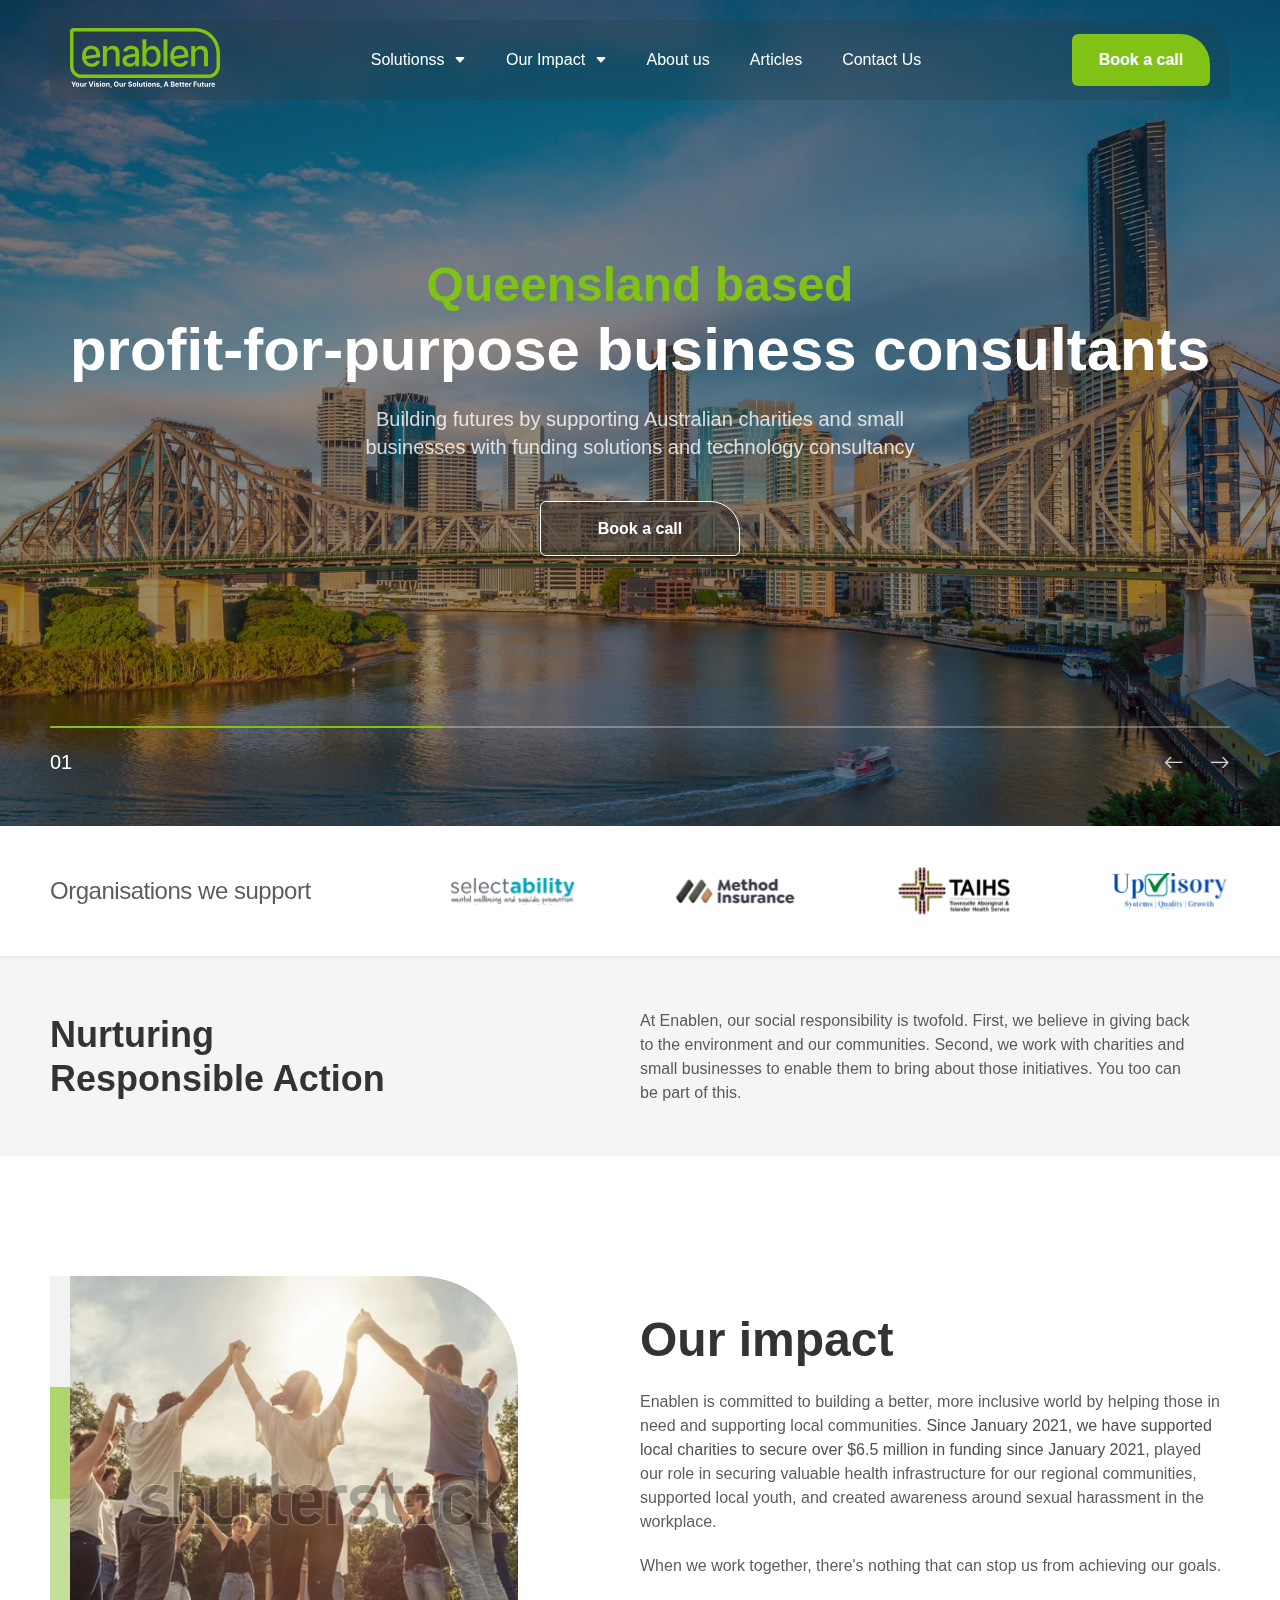
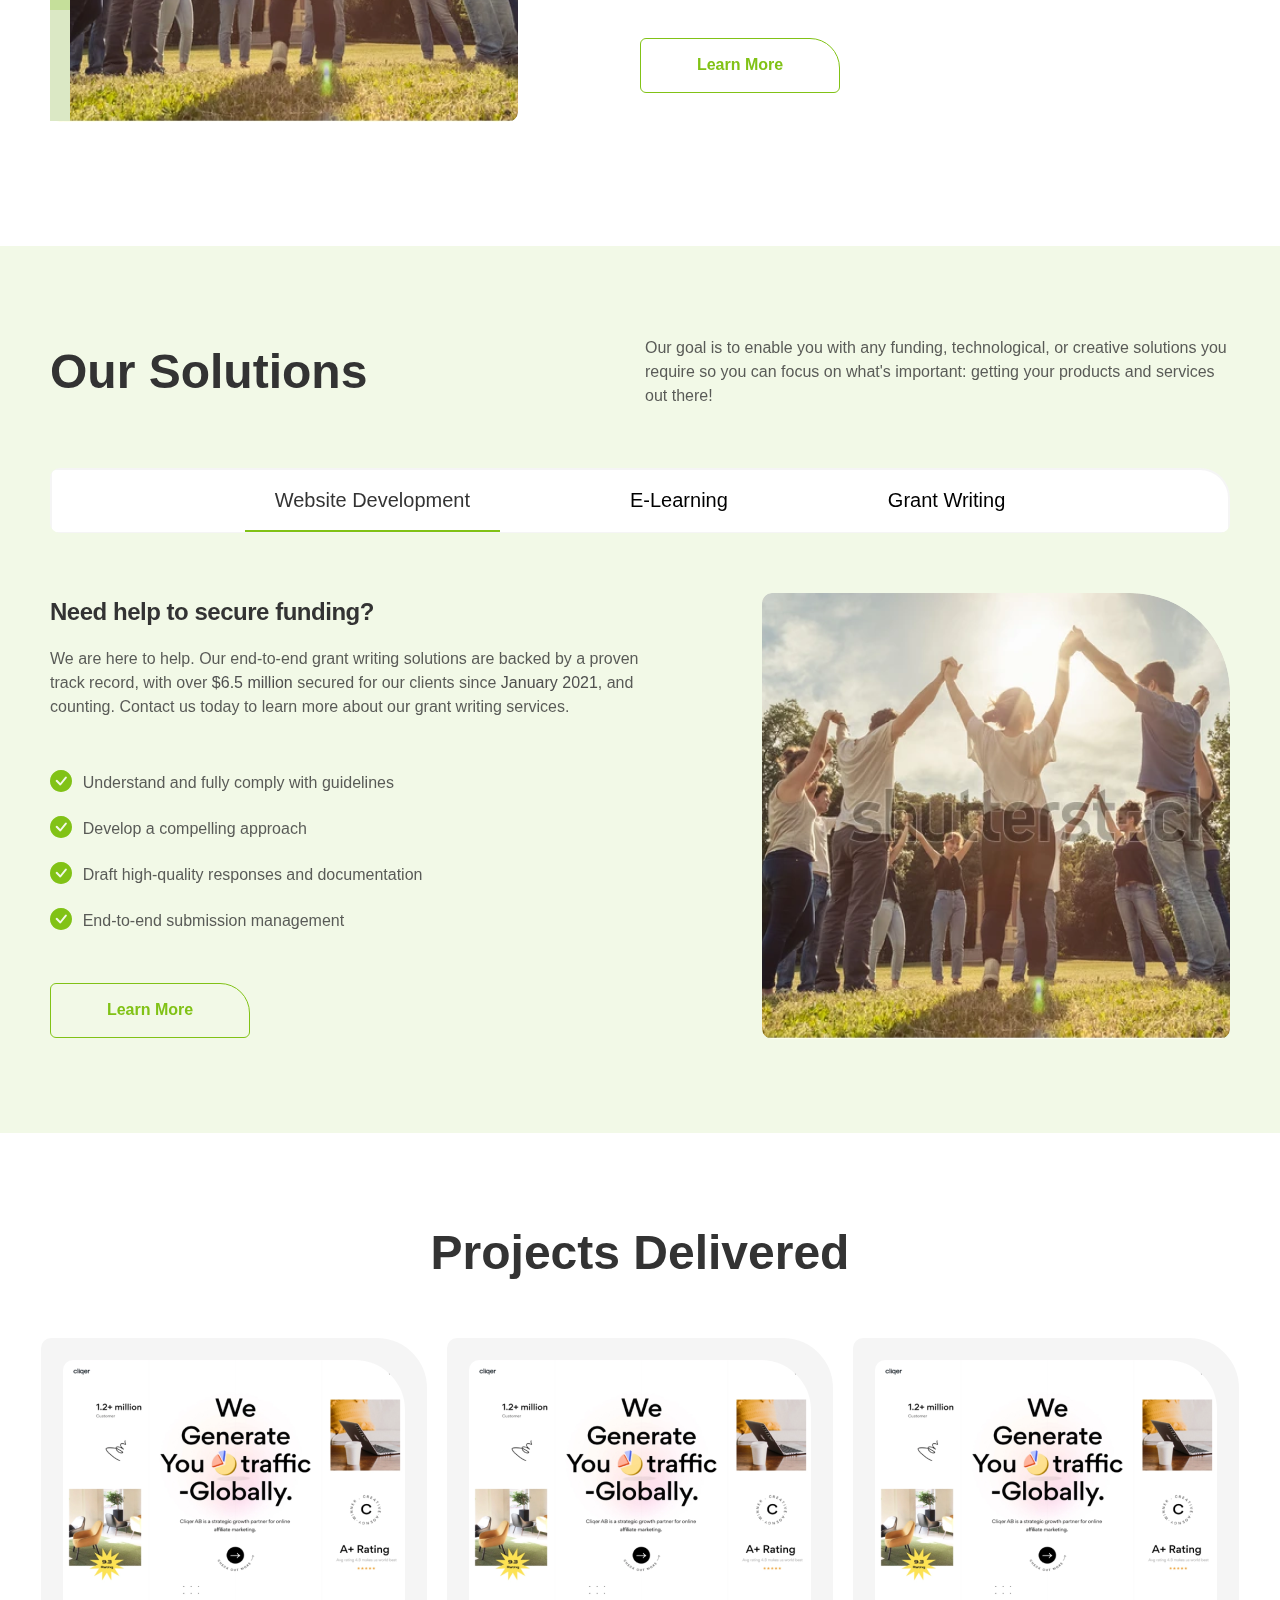
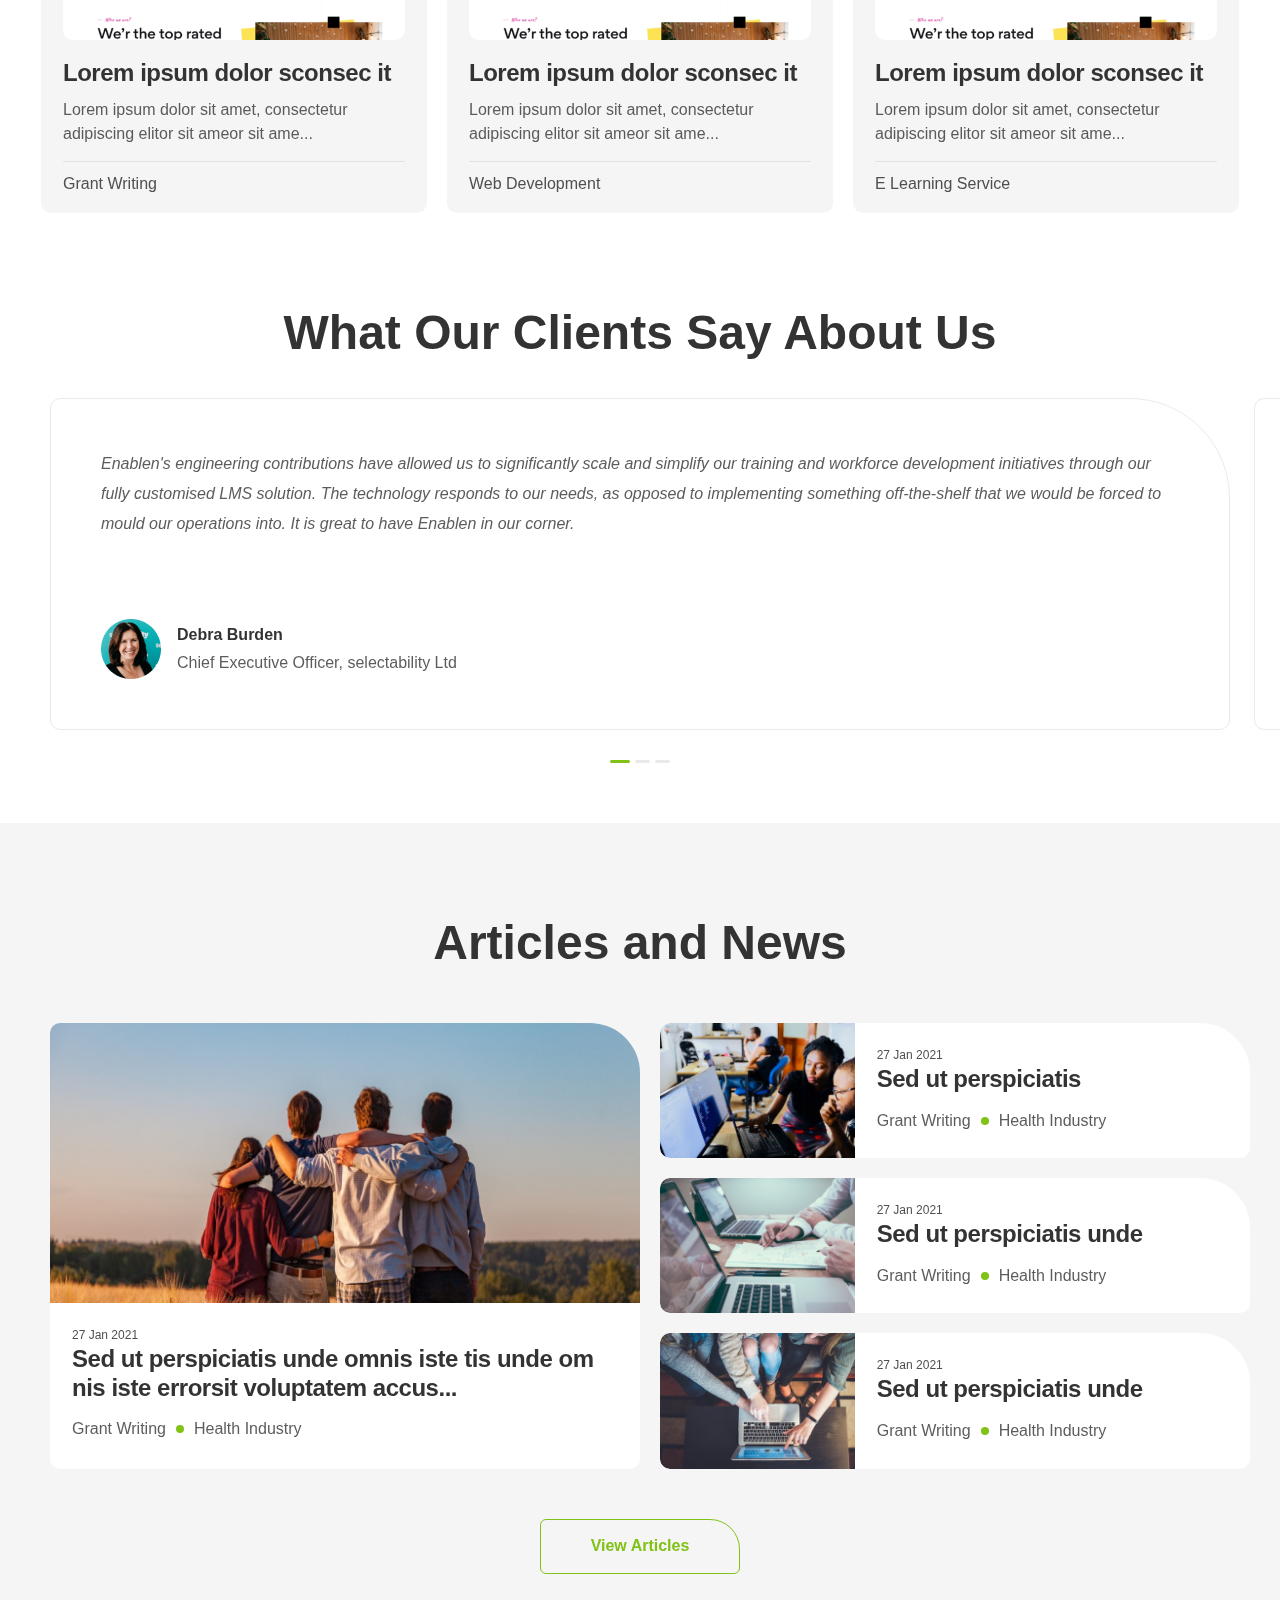
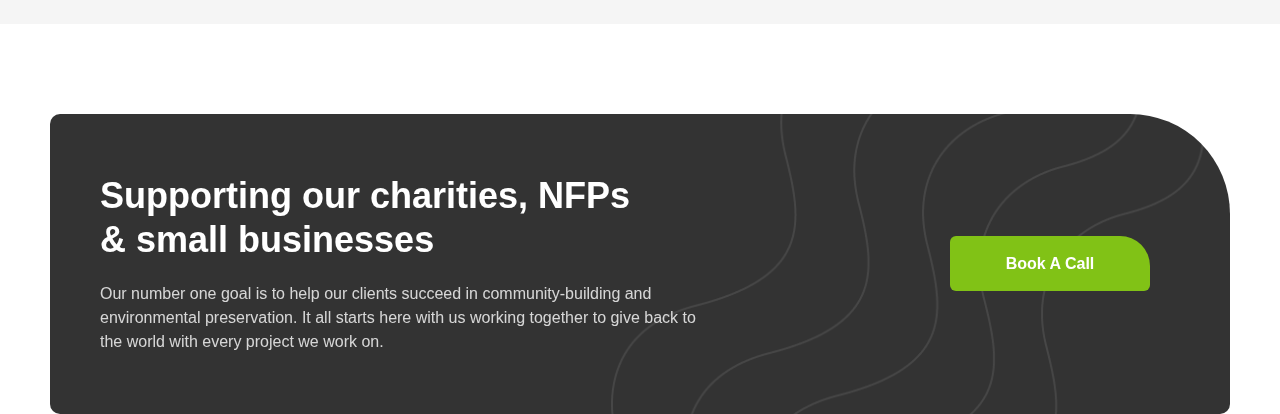
<file: index.html>
<!DOCTYPE html>
<html lang="en">

<head>
    <meta charset="UTF-8" />
    <meta http-equiv="X-UA-Compatible" content="IE=edge" />
    <meta name="viewport" content="width=device-width, initial-scale=1.0" />
    <title>Home - Enablen</title>
    <link rel="shortcut icon" href="./images/favicon.png" type="image/x-icon">
    <link rel="stylesheet" href="./css/style.css" />
</head>

<body class="index_page">
    <header id="top-header-menu" class="">
        <nav class="inner">
            <a href="/" class="logo_container">
                <custom-svg src="./images/logo.svg" width="150" height="60" alt="" class="logo"></custom-svg>
            </a>
            <div id="header_menu" class="header_menu">
                <ul class="menu_items">
                    <li id="header_menu_item" class="menu_item">
                        <a>Solutionss <i class="bi bi-caret-down-fill"></i></a>
                        <div class="sub_menu_container">
                            <ul class="sub_menu">
                                <a href="/grant_writing.php" class="sub_menu_item">Grant Writing</a>
                                <a href="/web_development.php" class="sub_menu_item">Web Development</a>
                                <a href="/elearning.php" class="sub_menu_item">E Learning Service</a>
                            </ul>
                        </div>
                    </li>
                    <li id="header_menu_item" class="menu_item">
                        <a>Our Impact <i class="bi bi-caret-down-fill"></i></a>
                        <div class="sub_menu_container">
                            <ul class="sub_menu">
                                <a href="/grant_writing.php" class="sub_menu_item">Mental Health</a>
                                <a href="/web_development.php" class="sub_menu_item">Respect in the workplace</a>
                                <a href="/elearning.php" class="sub_menu_item">Youth Engagement</a>
                            </ul>
                        </div>
                    </li>
                    <li id="header_menu_item" class="menu_item">
                        <a href="/about_us.php">About us</a>
                    </li>
                    <li id="header_menu_item" class="menu_item">
                        <a href="/blogs.php">Articles</a>
                    </li>
                    <li id="header_menu_item" class="menu_item">
                        <a href="/contact-us">Contact Us</a>
                    </li>
                </ul>
            </div>
            <div class="header_btns">
                <a href="#" class="btn filled">Book a call</a>
                <a id="header_menu_toggle_btn" class="menu_btn">
                    <i class="bi menu_icon bi-list"></i>
                    <i class="bi close_icon bi-x-lg"></i>
                </a>
            </div>
        </nav>
    </header>
    <!-- Home/Hero Section Start  -->
    <section class="home_section">
        <div id="home_sldier" class="home_sldier">
            <div class="embla__container">
                <div class="embla__slide">
                    <img class="embla__slide__img" src="./images/index_home_slide_image.svg" alt="Your alt text" />
                </div>
                <div class="embla__slide">
                    <img class="embla__slide__img" src="./images/index_home_slide_image.svg" alt="Your alt text" />
                </div>
                <div class="embla__slide">
                    <img class="embla__slide__img" src="./images/index_home_slide_image.svg" alt="Your alt text" />
                </div>
            </div>
        </div>

        <div class="content">
            <h2 class="text-green text-center">Queensland based</h2>
            <h1 class="text-center text-white">
                profit-for-purpose business consultants
            </h1>
            <div class="spacer-20"></div>
            <p class="desc">
                Building futures by supporting Australian charities and small businesses
                with funding solutions and technology consultancy
            </p>
            <a href="#" class="btn outlined white bg-50">Book a call</a>
            <div class="progress-bar-container">
                <div class="progress-bar">
                    <span id="home_sider_progress_bar" class="progress"></span>
                </div>
                <div class="row justify-between num-btn-container">
                    <p id="home_slider_cur_slide_num" class="cur-slide-num">01</p>
                    <div class="next-prev-btns">
                        <i id="home_slider_prev_btn" class="prev-btn bi bi-arrow-left"></i>
                        <i id="home_slider_next_btn" class="next-btn bi bi-arrow-right"></i>
                    </div>
                </div>
            </div>
        </div>
    </section>
    <!-- Home/Hero Section End  -->


    <!-- Organisations We Support Section Start -->
    <section class="orgs_support_section">
        <h4>Organisations we support</h4>
        <div class="orgs_container">
            <div class="organisations">
                <img src="./images/selectability logo_LATESTorgs.svg" alt="" class="org_item">
                <img src="./images/Method Insuranceorgs.svg" alt="" class="org_item">
                <img src="./images/TAIHS logoorgs.svg" alt="" class="org_item">
                <img src="./images/Upvisory Logoorgs.svg" alt="" class="org_item">
                <img src="./images/Djarragun-College-Logo-Vector-2orgs.svg" alt="" class="org_item">
                <img src="./images/selectability logo_LATESTorgs.svg" alt="" class="org_item">
                <img src="./images/Method Insuranceorgs.svg" alt="" class="org_item">
                <img src="./images/TAIHS logoorgs.svg" alt="" class="org_item">
                <img src="./images/Upvisory Logoorgs.svg" alt="" class="org_item">
                <img src="./images/Djarragun-College-Logo-Vector-2orgs.svg" alt="" class="org_item">
            </div>
        </div>
    </section>
    <!-- Organisations We Support Section End -->

    <!-- Nurturing Responsible Action Section Start -->
    <section class="nurturing_section">
        <div class="section_left">
            <h3 class="heading">Nurturing Responsible Action</h3>
        </div>
        <div class="section_right">
            <p>At Enablen, our social responsibility is twofold. First, we believe in giving back to the environment and
                our communities. Second, we work with charities and small businesses to enable them to bring about those
                initiatives. You too can be part of this.</p>
        </div>
    </section>
    <!-- Nurturing Responsible Action Section End -->

    <!-- Our Impact Section Start -->
    <section class="ltri_section impact_section">
        <div class="image_section">
            <div class="image_container">
                <div class="gradient_line_style">
                    <span></span>
                    <span></span>
                    <span></span>
                    <span></span>
                </div>
                <img src="./images/our_impact.webp" width="468" height="446" alt="">
            </div>
        </div>
        <div class="content_section">
            <h2 class="heading">Our impact</h2>
            <p class="desc">Enablen is committed to building a better, more inclusive world by helping those in need and
                supporting local communities. <strong>Since January 2021, we have supported local charities to secure
                    over $6.5 million in funding since January 2021,</strong> played our role in securing valuable
                health infrastructure for our regional communities, supported local youth, and created awareness around
                sexual harassment in the workplace.</p>
            <p>When we work together, there's nothing that can stop us from achieving our goals.</p>
            <a href="#" class="btn outlined">Learn More</a>
        </div>
    </section>
    <!-- Our Impact Section End -->

    <!-- Our Solutions Section Start -->
    <section class="solutions_section">
        <div class="head">
            <h2 class="heading">Our Solutions</h2>
            <p>Our goal is to enable you with any funding, technological, or creative solutions you require so you can
                focus on what's important: getting your products and services out there!</p>
        </div>
        <div class="tabs_container">
            <div class="tabs">
                <button type="button" id="solutions_tab_item" data-tabview-ref="web_development"
                    class="tab_item active">Website Development</button>
                <button type="button" id="solutions_tab_item" data-tabview-ref="elearning"
                    class="tab_item">E-Learning</button>
                <button type="button" id="solutions_tab_item" data-tabview-ref="grant_writing" class="tab_item">Grant
                    Writing</button>
            </div>
        </div>
        <div id="solutions_tabview_container" class="solutions_tabview_container">
            <div id="web_development" class="ltri_section tab_content_view active">
                <div class="content_section">
                    <h4 class="heading">Need help to secure funding?</h4>
                    <div class="spacer-20"></div>
                    <p class="desc">We are here to help. Our end-to-end grant writing solutions are backed by a
                        proven track
                        record, with over <strong>$6.5 million</strong> secured for our clients since
                        <strong>January
                            2021</strong>, and counting. Contact us today to learn more about our grant writing
                        services.
                    </p>
                    <div class="spacer-50"></div>
                    <div class="checked_list green">
                        <div class="check_item">
                            <i class="bi bi-check-circle-fill"></i>
                            <p>Understand and fully comply with guidelines</p>
                        </div>
                        <div class="check_item">
                            <i class="bi bi-check-circle-fill"></i>
                            <p>Develop a compelling approach</p>
                        </div>
                        <div class="check_item">
                            <i class="bi bi-check-circle-fill"></i>
                            <p>Draft high-quality responses and documentation</p>
                        </div>
                        <div class="check_item">
                            <i class="bi bi-check-circle-fill"></i>
                            <p>End-to-end submission management</p>
                        </div>
                    </div>
                    <div class="spacer-50"></div>
                    <a href="./web_development.php" class="btn outlined">Learn More</a>
                </div>
                <div class="image_section">
                    <div class="image_container">
                        <img src="./images/our_impact.webp" width="488" height="430" alt="">
                    </div>
                </div>
            </div>
            <div id="elearning" class="ltri_section tab_content_view">
                <div class="content_section">
                    <h4 class="heading">Need help to secure funding?</h4>
                    <div class="spacer-20"></div>
                    <p class="desc">We are here to help. Our end-to-end grant writing solutions are backed by a
                        proven track
                        record, with over <strong>$6.5 million</strong> secured for our clients since
                        <strong>January
                            2021</strong>, and counting. Contact us today to learn more about our grant writing
                        services.
                    </p>
                    <div class="spacer-50"></div>
                    <div class="checked_list green">
                        <div class="check_item">
                            <i class="bi bi-check-circle-fill"></i>
                            <p>Understand and fully comply with guidelines</p>
                        </div>
                        <div class="check_item">
                            <i class="bi bi-check-circle-fill"></i>
                            <p>Develop a compelling approach</p>
                        </div>
                        <div class="check_item">
                            <i class="bi bi-check-circle-fill"></i>
                            <p>Draft high-quality responses and documentation</p>
                        </div>
                        <div class="check_item">
                            <i class="bi bi-check-circle-fill"></i>
                            <p>End-to-end submission management</p>
                        </div>
                    </div>
                    <div class="spacer-50"></div>
                    <a href="./elearning.php" class="btn outlined">Learn More</a>
                </div>
                <div class="image_section">
                    <div class="image_container">
                        <img src="./images/articles_and_news_4.png" width="488" height="430" alt="">
                    </div>
                </div>
            </div>
            <div id="grant_writing" class="ltri_section tab_content_view">
                <div class="content_section">
                    <h4 class="heading">Need help to secure funding?</h4>
                    <div class="spacer-20"></div>
                    <p class="desc">We are here to help. Our end-to-end grant writing solutions are backed by a
                        proven track
                        record, with over <strong>$6.5 million</strong> secured for our clients since
                        <strong>January
                            2021</strong>, and counting. Contact us today to learn more about our grant writing
                        services.
                    </p>
                    <div class="spacer-50"></div>
                    <div class="checked_list green">
                        <div class="check_item">
                            <i class="bi bi-check-circle-fill"></i>
                            <p>Understand and fully comply with guidelines</p>
                        </div>
                        <div class="check_item">
                            <i class="bi bi-check-circle-fill"></i>
                            <p>Develop a compelling approach</p>
                        </div>
                        <div class="check_item">
                            <i class="bi bi-check-circle-fill"></i>
                            <p>Draft high-quality responses and documentation</p>
                        </div>
                        <div class="check_item">
                            <i class="bi bi-check-circle-fill"></i>
                            <p>End-to-end submission management</p>
                        </div>
                    </div>
                    <div class="spacer-50"></div>
                    <a href="./grant_writing.php" class="btn outlined">Learn More</a>
                </div>
                <div class="image_section">
                    <div class="image_container">
                        <img src="./images/our_impact.webp" width="488" height="430" alt="">
                    </div>
                </div>
            </div>
        </div>
    </section>
    <!-- Our Solutions Section End -->

    <!-- Delivered Projects Section Start -->
    <section class="projects_section">
        <h2 class="heading">Projects Delivered</h2>
        <div class="projects_container">
            <div class="projects">
                <div class="project_item">
                    <img src="./images/product.png" width="346" height="280" alt="">
                    <div class="project_info">
                        <h4 class="name text-black">Lorem ipsum dolor sconsec it</h4>
                        <p class="desc">Lorem ipsum dolor sit amet, consectetur adipiscing elitor sit ameor sit ame...
                        </p>
                        <span class="divider mt-5"></span>
                        <strong>Grant Writing</strong>
                    </div>
                </div>
                <div class="project_item">
                    <img src="./images/product.png" width="346" height="280" alt="">
                    <div class="project_info">
                        <h4 class="name text-black">Lorem ipsum dolor sconsec it</h4>
                        <p class="desc">Lorem ipsum dolor sit amet, consectetur adipiscing elitor sit ameor sit ame...
                        </p>
                        <span class="divider mt-5"></span>
                        <strong>Web Development</strong>
                    </div>
                </div>
                <div class="project_item">
                    <img src="./images/product.png" width="346" height="280" alt="">
                    <div class="project_info">
                        <h4 class="name text-black">Lorem ipsum dolor sconsec it</h4>
                        <p class="desc">Lorem ipsum dolor sit amet, consectetur adipiscing elitor sit ameor sit ame...
                        </p>
                        <span class="divider mt-5"></span>
                        <strong>E Learning Service</strong>
                    </div>
                </div>
            </div>
        </div>
    </section>
    <!-- Delivered Projects Section Start -->

    <!-- Reviews Section Start -->
    <section class="reviews_section">
        <h2 class="heading">What Our Clients Say About Us</h2>
        <div id="reviews_section_slider" class="reviews">
            <div class="embla__container">
                <div class="review_item embla__slide">
                    <p class="review_text">Enablen's engineering contributions have allowed us to significantly scale
                        and
                        simplify our training and workforce development initiatives through our fully customised LMS
                        solution. The technology responds to our needs, as opposed to implementing something
                        off-the-shelf
                        that we would be forced to mould our operations into. It is great to have Enablen in our corner.
                    </p>
                    <div class="review_user">
                        <img src="./images/user_image.png" class="user_image" width="60" height="60" alt="">
                        <div class="user_info">
                            <p class="username text-black">Debra Burden</p>
                            <p class="desc">Chief Executive Officer, selectability Ltd</p>
                        </div>
                    </div>
                </div>
                <div class="review_item embla__slide">
                    <p class="review_text">Enablen's engineering contributions have allowed us to significantly scale
                        and
                        simplify our training and workforce development initiatives through our fully customised LMS
                        solution. The technology responds to our needs, as opposed to implementing something
                        off-the-shelf
                        that we would be forced to mould our operations into. It is great to have Enablen in our corner.
                    </p>
                    <div class="review_user">
                        <img src="./images/user_image.png" class="user_image" width="60" height="60" alt="">
                        <div class="user_info">
                            <p class="username text-black">Debra Burden</p>
                            <p class="desc">Chief Executive Officer, selectability Ltd</p>
                        </div>
                    </div>
                </div>
                <div class="review_item embla__slide">
                    <p class="review_text">Enablen's engineering contributions have allowed us to significantly scale
                        and
                        simplify our training and workforce development initiatives through our fully customised LMS
                        solution. The technology responds to our needs, as opposed to implementing something
                        off-the-shelf
                        that we would be forced to mould our operations into. It is great to have Enablen in our corner.
                    </p>
                    <div class="review_user">
                        <img src="./images/user_image.png" class="user_image" width="60" height="60" alt="">
                        <div class="user_info">
                            <p class="username text-black">Debra Burden</p>
                            <p class="desc">Chief Executive Officer, selectability Ltd</p>
                        </div>
                    </div>
                </div>
            </div>
        </div>
        <div class="spacer-30"></div>
        <div id="reviews_slider_indicators" class="slider_indicators">
            <!-- <div class="indicator"></div>
            <div  class="indicator"></div>
            <div class="indicator"></div> -->
        </div>
    </section>
    <!-- Reviews Section End -->

    <!-- News And Articles Section Start -->
    <section class="articles_and_news_section">
        <h2 class="heading">Articles and News</h2>
        <div class="articles">
            <div class="article featured">
                <img src="./images/articles_and_news_section_1.png" width="590" height="278" alt="">
                <div class="article_info">
                    <p class="strong xsm">27 Jan 2021</p>
                    <a href="./article_detail.php" class="h4 mt-10">Sed ut perspiciatis unde omnis iste tis unde om nis
                        iste errorsit
                        voluptatem accus...</a>
                    <div class="tags mt-15">
                        <p class="tag_item">Grant Writing</p>
                        <p class="tag_item">Health Industry</p>
                    </div>
                </div>
            </div>
            <div class="article ">
                <img src="./images/articles_and_news_2.png" width="590" height="278" alt="">
                <div class="article_info">
                    <p class="strong xsm">27 Jan 2021</p>
                    <a href="./article_detail.php" class="h4 mt-10">Sed ut perspiciatis </a>
                    <div class="tags mt-15">
                        <p class="tag_item">Grant Writing</p>
                        <p class="tag_item">Health Industry</p>
                    </div>
                </div>
            </div>
            <div class="article ">
                <img src="./images/articles_and_news_3.png" width="590" height="278" alt="">
                <div class="article_info">
                    <p class="strong xsm">27 Jan 2021</p>
                    <a href="./article_detail.php" class="h4 mt-10">Sed ut perspiciatis unde</a>
                    <div class="tags mt-15">
                        <p class="tag_item">Grant Writing</p>
                        <p class="tag_item">Health Industry</p>
                    </div>
                </div>
            </div>
            <div class="article ">
                <img src="./images/articles_and_news_4.png" width="590" height="278" alt="">
                <div class="article_info">
                    <p class="strong xsm">27 Jan 2021</p>
                    <a href="./article_detail.php" class="h4 mt-10">Sed ut perspiciatis unde</a>
                    <div class="tags mt-15">
                        <p class="tag_item">Grant Writing</p>
                        <p class="tag_item">Health Industry</p>
                    </div>
                </div>
            </div>
        </div>
        <a href="/blogs.php" class="btn outlined">View Articles</a>
    </section>
    <!-- News And Articles Section End -->


    <!-- CTA Section Start  -->
    <div class="cta_section">
        <div class="content">
            <div class="section_left">
                <h3 class="heading text-white">
                    Supporting our charities, NFPs <br> & small businesses
                </h3>
                <p class="desc text-white-80">
                    Our number one goal is to help our clients succeed in community-building and environmental
                    preservation. It all starts here with us working together to give back to the world with every
                    project we work on. </p>
            </div>
            <div class="section_right">
                <a href="" class="btn filled">Book A Call</a>
            </div>
        </div>
    </div>
    <!-- CTA Section End  -->



    <script>
        const topHeader = document.getElementById("top-header-menu");
        const headerToggleBtn = topHeader.querySelector("#header_menu_toggle_btn");

        const menuItems = topHeader.querySelectorAll("#header_menu_item");

        for (let i = 0; i < menuItems.length; i++) {
            const menuItemDropI = menuItems[i].querySelector("i");
            if (menuItemDropI != null) {
                menuItemDropI.addEventListener("click", (e) => {
                    menuItems[i].classList.toggle("active");
                    for (let j = 0; j < menuItems.length; j++) {
                        if (i != j) {
                            menuItems[j].classList.remove("active");
                        }
                    }
                })
            }

        }
        headerToggleBtn.addEventListener("click", () => {
            topHeader.classList.toggle("menu_active");
        })
        window.addEventListener("scroll", () => {
            if (window.scrollY >= 200) {
                if (!topHeader.classList.contains("sticky")) {
                    topHeader.classList.add("sticky")
                }
            } else if (topHeader.classList.contains("sticky")) {
                topHeader.classList.remove("sticky")
            }
        })
    </script>


    <!-- HTML Custom SVG Loader Scripts -->
    <script src="./scripts/components/custom-svg.js"></script>
    <!-- Embla Carousel Script -->
    <script src="./scripts/embla/embla-carousel.js"></script>
    <!-- This Page Main Script  -->
    <script src="./scripts/index.js"></script>
    <!-- Projects Section Script  -->
    <script src="./scripts/components/projects_section.js"></script>
    <!-- Reviews Section Slider Script -->
    <script src="./scripts/components/reviews_slider.js"></script>
</body>

</html>
</file>
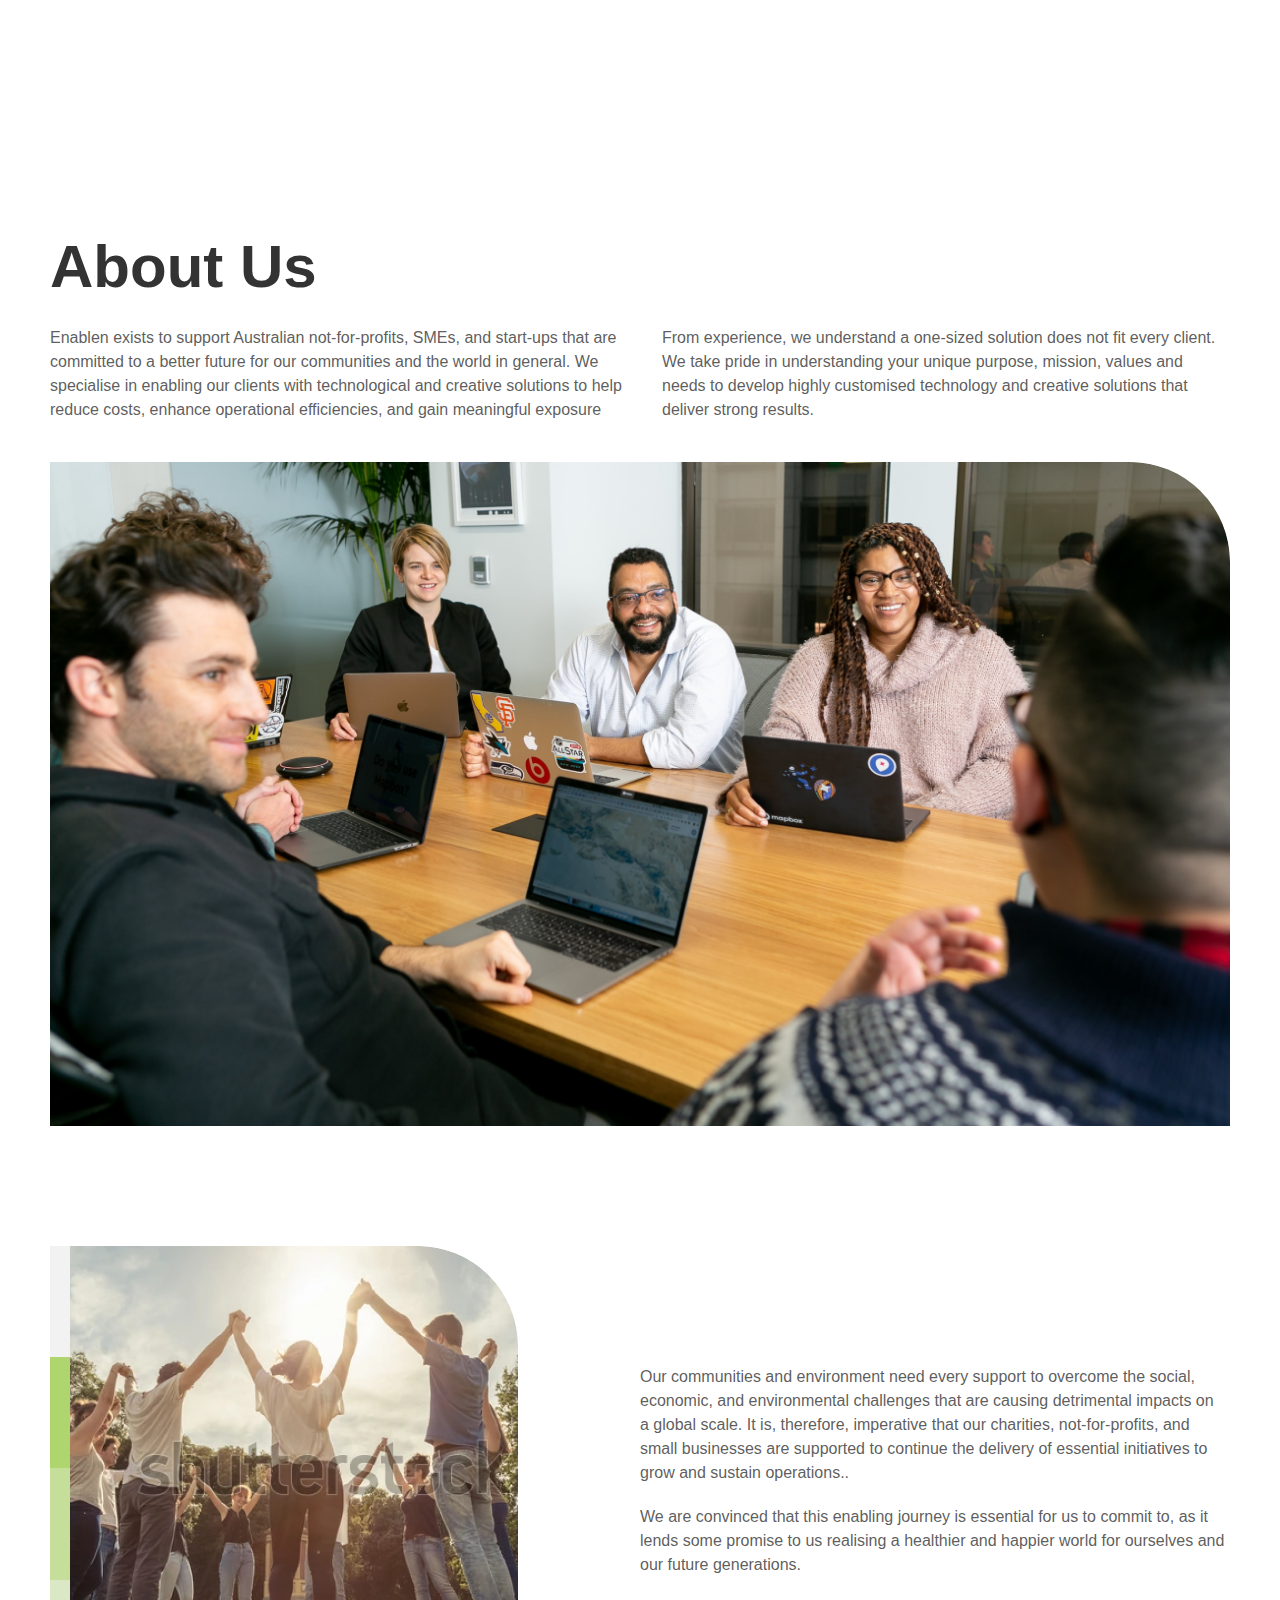
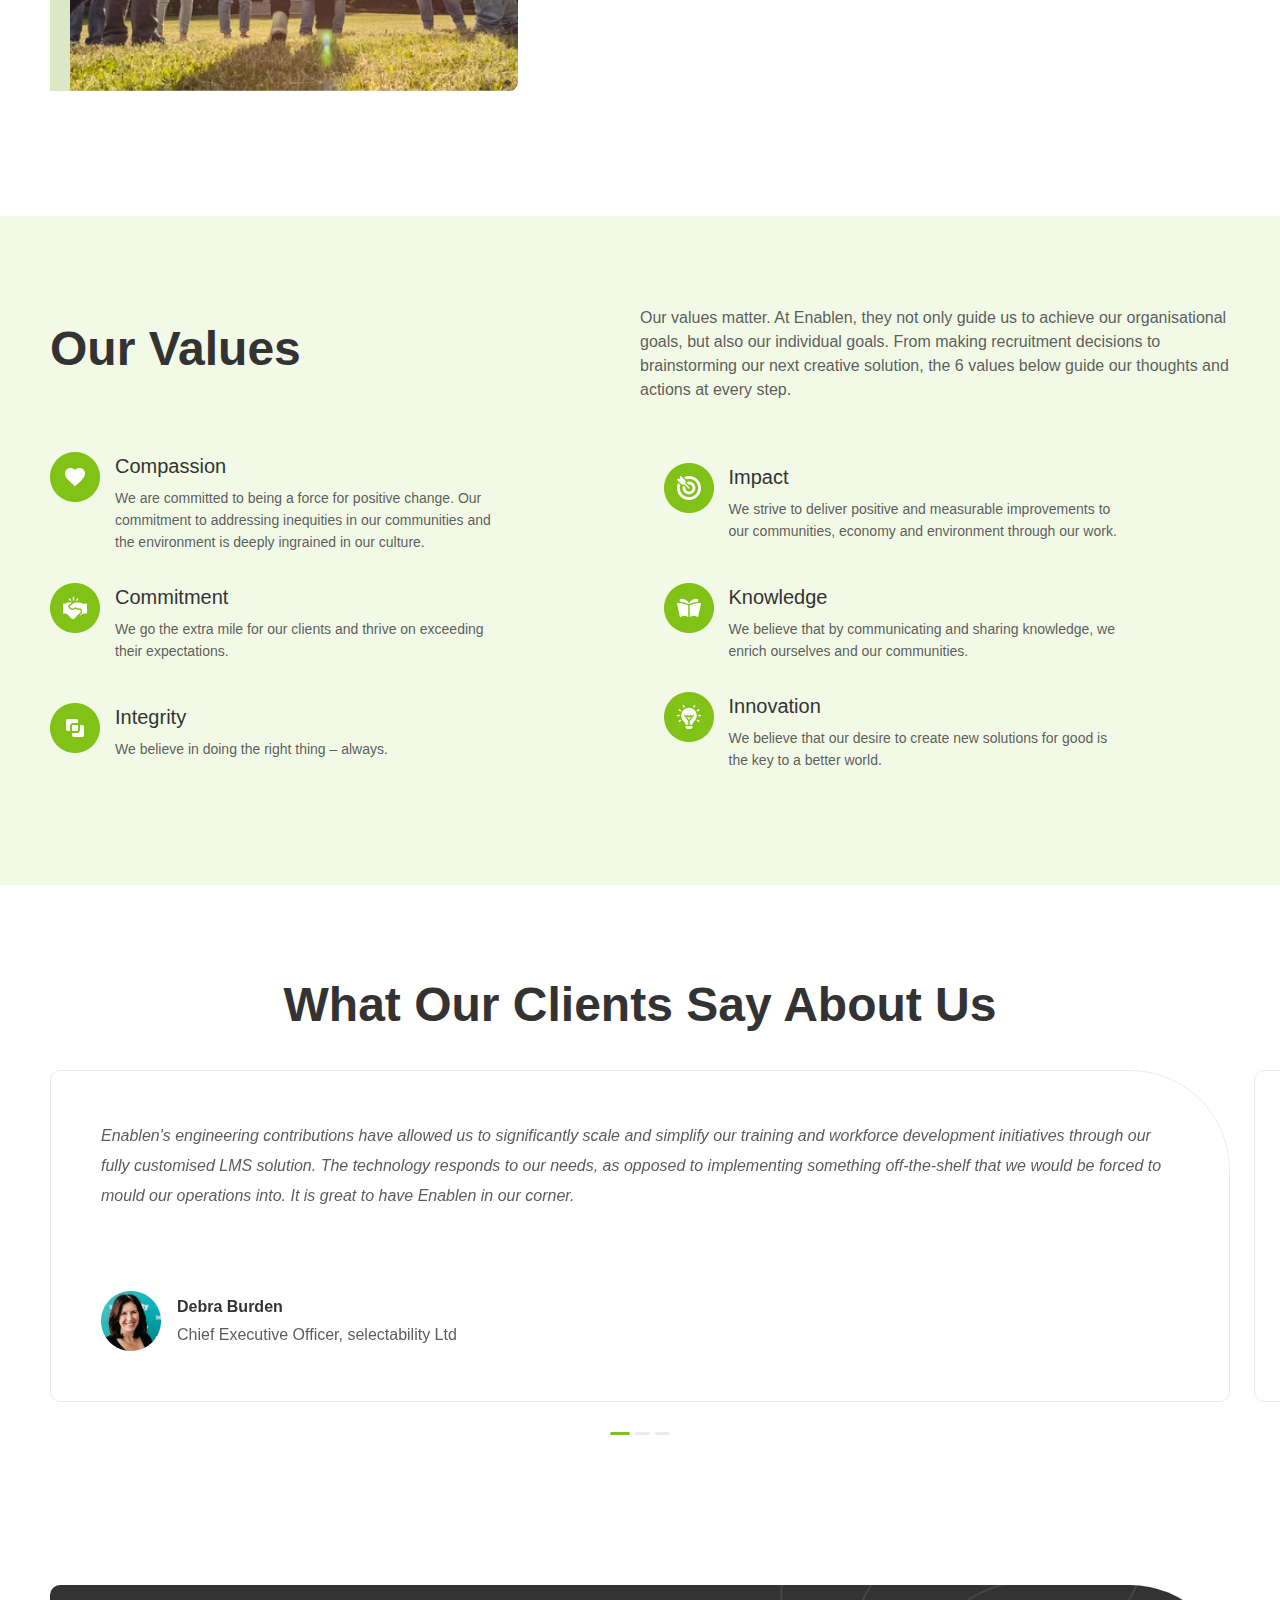
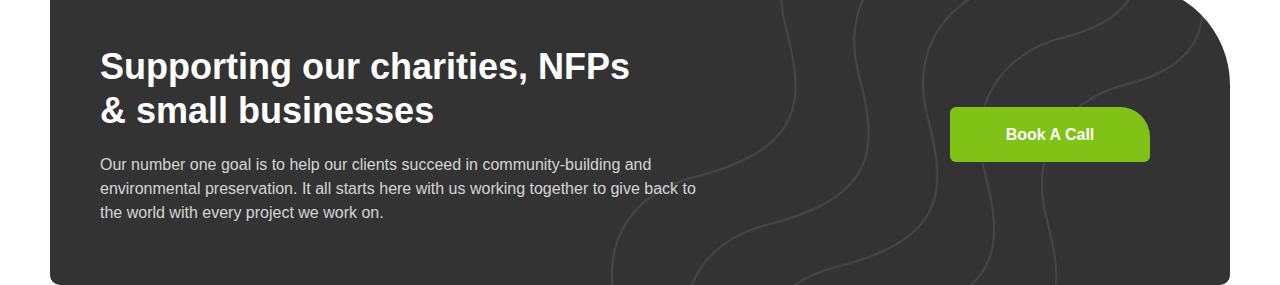
<file: about_us.html>
<!DOCTYPE html>
<html lang="en">

<head>
    <meta charset="UTF-8" />
    <meta http-equiv="X-UA-Compatible" content="IE=edge" />
    <meta name="viewport" content="width=device-width, initial-scale=1.0" />
    <title>About Us - Enablen</title>
    <link rel="shortcut icon" href="./images/favicon.png" type="image/x-icon">
    <link rel="stylesheet" href="./css/style.css" />
</head>

<body class="about_us_page">


    <!-- Home / Hero Section Start  -->
    <section class="aboutUs-section">
        <h1 class="heading">About Us</h1>
        <div class="aboutUs-subheading">
            <p class="aboutUs-subheading1">Enablen exists to support Australian not-for-profits, SMEs, and start-ups
                that are committed to a better future for our communities and the world in general. We specialise in
                enabling our clients with technological and creative solutions to help reduce costs, enhance operational
                efficiencies, and gain meaningful exposure</p>
            <p class="aboutUs-subheading2">From experience, we understand a one-sized solution does not fit every
                client. We take pride in understanding your unique purpose, mission, values and needs to develop highly
                customised technology and creative solutions that deliver strong results.</p>
        </div>
        <img src="./images/aboutus.png" alt="" class="aboutus-img" />
    </section>
    <!-- Home / Hero Section End  -->

    <section class="ltri_section reverse_in_mobile impact_section">
        <div class="image_section">
            <div class="image_container">
                <div class="gradient_line_style">
                    <span></span>
                    <span></span>
                    <span></span>
                    <span></span>
                </div>
                <img src="images/our_impact.webp" width="468" height="446" alt="">
            </div>
        </div>
        <div class="content_section">
            <p class="desc">Our communities and environment need every support to overcome the social, economic,
                and environmental challenges that are causing detrimental impacts on a global scale. It is, therefore,
                imperative that our charities, not-for-profits, and small businesses are supported to continue the
                delivery of essential initiatives to grow and sustain operations..</p>
            <p>We are convinced that this enabling journey is essential for us to commit to, as it lends some promise to
                us realising a healthier and happier world for ourselves and our future generations.</p>

        </div>
    </section>



    <!-- Our Values Section Start  -->
    <section class="our-values">
        <div class="our-values-top">
            <h2 class="mb-10 heading">Our Values</h2>
            <p class="our-values-subheading">
                Our values matter. At Enablen, they not only guide us to achieve our organisational goals,
                but also our individual goals. From making recruitment decisions to brainstorming our next
                creative solution, the 6 values below guide our thoughts and actions at every step.
            </p>

        </div>

        <div class="our-values-bottom">
            <div class="bottom-div">
                <div>
                    <img src="images/compassion.png" width="50" height="50" alt="" class="our-value-img">
                </div>
                <div>
                    <p class="heading1">Compassion</p>
                    <p class="subheading1">We are committed to being a force for positive change.
                        Our commitment to addressing inequities in our communities and the environment is deeply
                        ingrained in our culture.
                    </p>
                </div>
            </div>
            <div class="bottom-div1">
                <div>
                    <img src="images/impact.png" width="50" height="50" alt="" class="our-value-img">
                </div>
                <div>
                    <p class="heading1">Impact</p>
                    <p class="subheading1">We strive to deliver positive and measurable improvements
                        to our communities, economy and environment through our work.
                    </p>
                </div>
            </div>

        </div>

        <div class="our-values-bottom1">
            <div class="bottom-div">
                <div>
                    <img src="images/commitment.png" width="50" height="50" alt="" class="our-value-img">
                </div>
                <div>
                    <p class="heading1">Commitment</p>
                    <p class="subheading1">We go the extra mile for our clients and thrive on exceeding their
                        expectations.
                    </p>
                </div>
            </div>
            <div class="bottom-div1">
                <div>
                    <img src="images/knowledge.png" width="50" height="50" alt="" class="our-value-img">
                </div>
                <div>
                    <p class="heading1">Knowledge</p>
                    <p class="subheading1">We believe that by communicating and sharing knowledge, we enrich ourselves
                        and our communities.
                    </p>
                </div>
            </div>

        </div>

        <div class="our-values-bottom2">
            <div class="bottom-div">
                <div>
                    <img src="images/integrity.png" width="50" height="50" alt="" class="our-value-img">
                </div>
                <div>
                    <p class="heading1">Integrity</p>
                    <p class="subheading1">We believe in doing the right thing – always.</p>
                </div>
            </div>
            <div class="bottom-div1">
                <div>
                    <img src="images/innovation.png" width="50" height="50" alt="" class="our-value-img">
                </div>
                <div>
                    <p class="heading1">Innovation</p>
                    <p class="subheading1">We believe that our desire to create new solutions for good is the key to a
                        better world.</p>
                </div>
            </div>

        </div>

    </section>
    <!-- Our Values Section End -->


    <!-- Reviews Section Start -->
    <section class="reviews_section">
        <h2 class="heading">What Our Clients Say About Us</h2>
        <div id="reviews_section_slider" class="reviews">
            <div class="embla__container">
                <div class="review_item embla__slide">
                    <p class="review_text">Enablen's engineering contributions have allowed us to significantly scale
                        and
                        simplify our training and workforce development initiatives through our fully customised LMS
                        solution. The technology responds to our needs, as opposed to implementing something
                        off-the-shelf
                        that we would be forced to mould our operations into. It is great to have Enablen in our corner.
                    </p>
                    <div class="review_user">
                        <img src="./images/user_image.png" class="user_image" width="60" height="60" alt="">
                        <div class="user_info">
                            <p class="username text-black">Debra Burden</p>
                            <p class="desc">Chief Executive Officer, selectability Ltd</p>
                        </div>
                    </div>
                </div>
                <div class="review_item embla__slide">
                    <p class="review_text">Enablen's engineering contributions have allowed us to significantly scale
                        and
                        simplify our training and workforce development initiatives through our fully customised LMS
                        solution. The technology responds to our needs, as opposed to implementing something
                        off-the-shelf
                        that we would be forced to mould our operations into. It is great to have Enablen in our corner.
                    </p>
                    <div class="review_user">
                        <img src="./images/user_image.png" class="user_image" width="60" height="60" alt="">
                        <div class="user_info">
                            <p class="username text-black">Debra Burden</p>
                            <p class="desc">Chief Executive Officer, selectability Ltd</p>
                        </div>
                    </div>
                </div>
                <div class="review_item embla__slide">
                    <p class="review_text">Enablen's engineering contributions have allowed us to significantly scale
                        and
                        simplify our training and workforce development initiatives through our fully customised LMS
                        solution. The technology responds to our needs, as opposed to implementing something
                        off-the-shelf
                        that we would be forced to mould our operations into. It is great to have Enablen in our corner.
                    </p>
                    <div class="review_user">
                        <img src="./images/user_image.png" class="user_image" width="60" height="60" alt="">
                        <div class="user_info">
                            <p class="username text-black">Debra Burden</p>
                            <p class="desc">Chief Executive Officer, selectability Ltd</p>
                        </div>
                    </div>
                </div>
            </div>
        </div>
        <div class="spacer-30"></div>
        <div id="reviews_slider_indicators" class="slider_indicators">
            <!-- <div class="indicator"></div>
            <div  class="indicator"></div>
            <div class="indicator"></div> -->
        </div>
    </section>
    <!-- Reviews Section End -->


    <!-- CTA Section Start  -->
    <div class="cta_section">
        <div class="content">
            <div class="section_left">
                <h3 class="heading text-white">
                    Supporting our charities, NFPs <br> & small businesses
                </h3>
                <p class="desc text-white-80">
                    Our number one goal is to help our clients succeed in community-building and environmental
                    preservation. It all starts here with us working together to give back to the world with every
                    project we work on. </p>
            </div>
            <div class="section_right">
                <a href="" class="btn filled">Book A Call</a>
            </div>
        </div>
    </div>
    <!-- CTA Section End  -->


    
    <!-- HTML Custom SVG Loader Scripts -->
    <script src="./scripts/components/custom-svg.js"></script>
    <!-- Embla Carousel Script -->
    <script src="../scripts/embla/embla-carousel.js"></script>
    <!-- Reviews Section Slider Script -->
    <script src="./scripts/components/reviews_slider.js"></script>
</body>

</html>
</file>
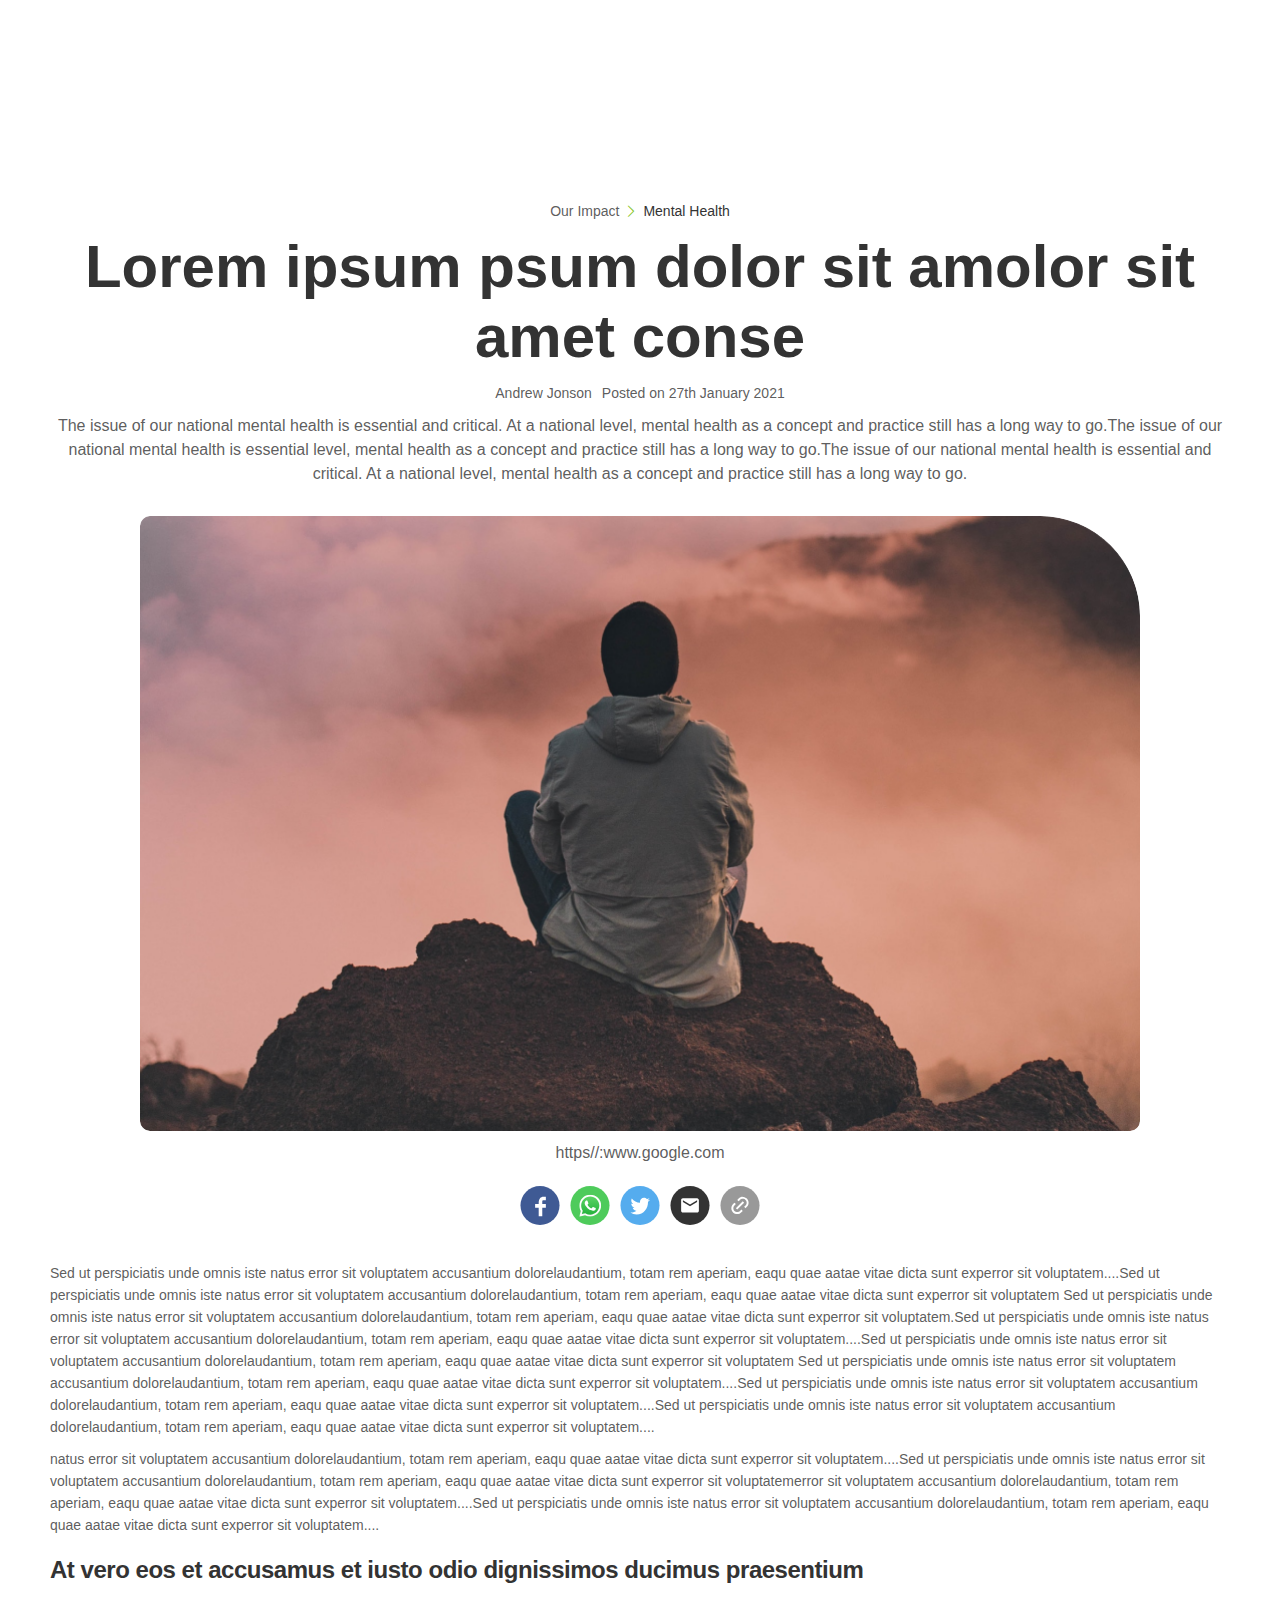
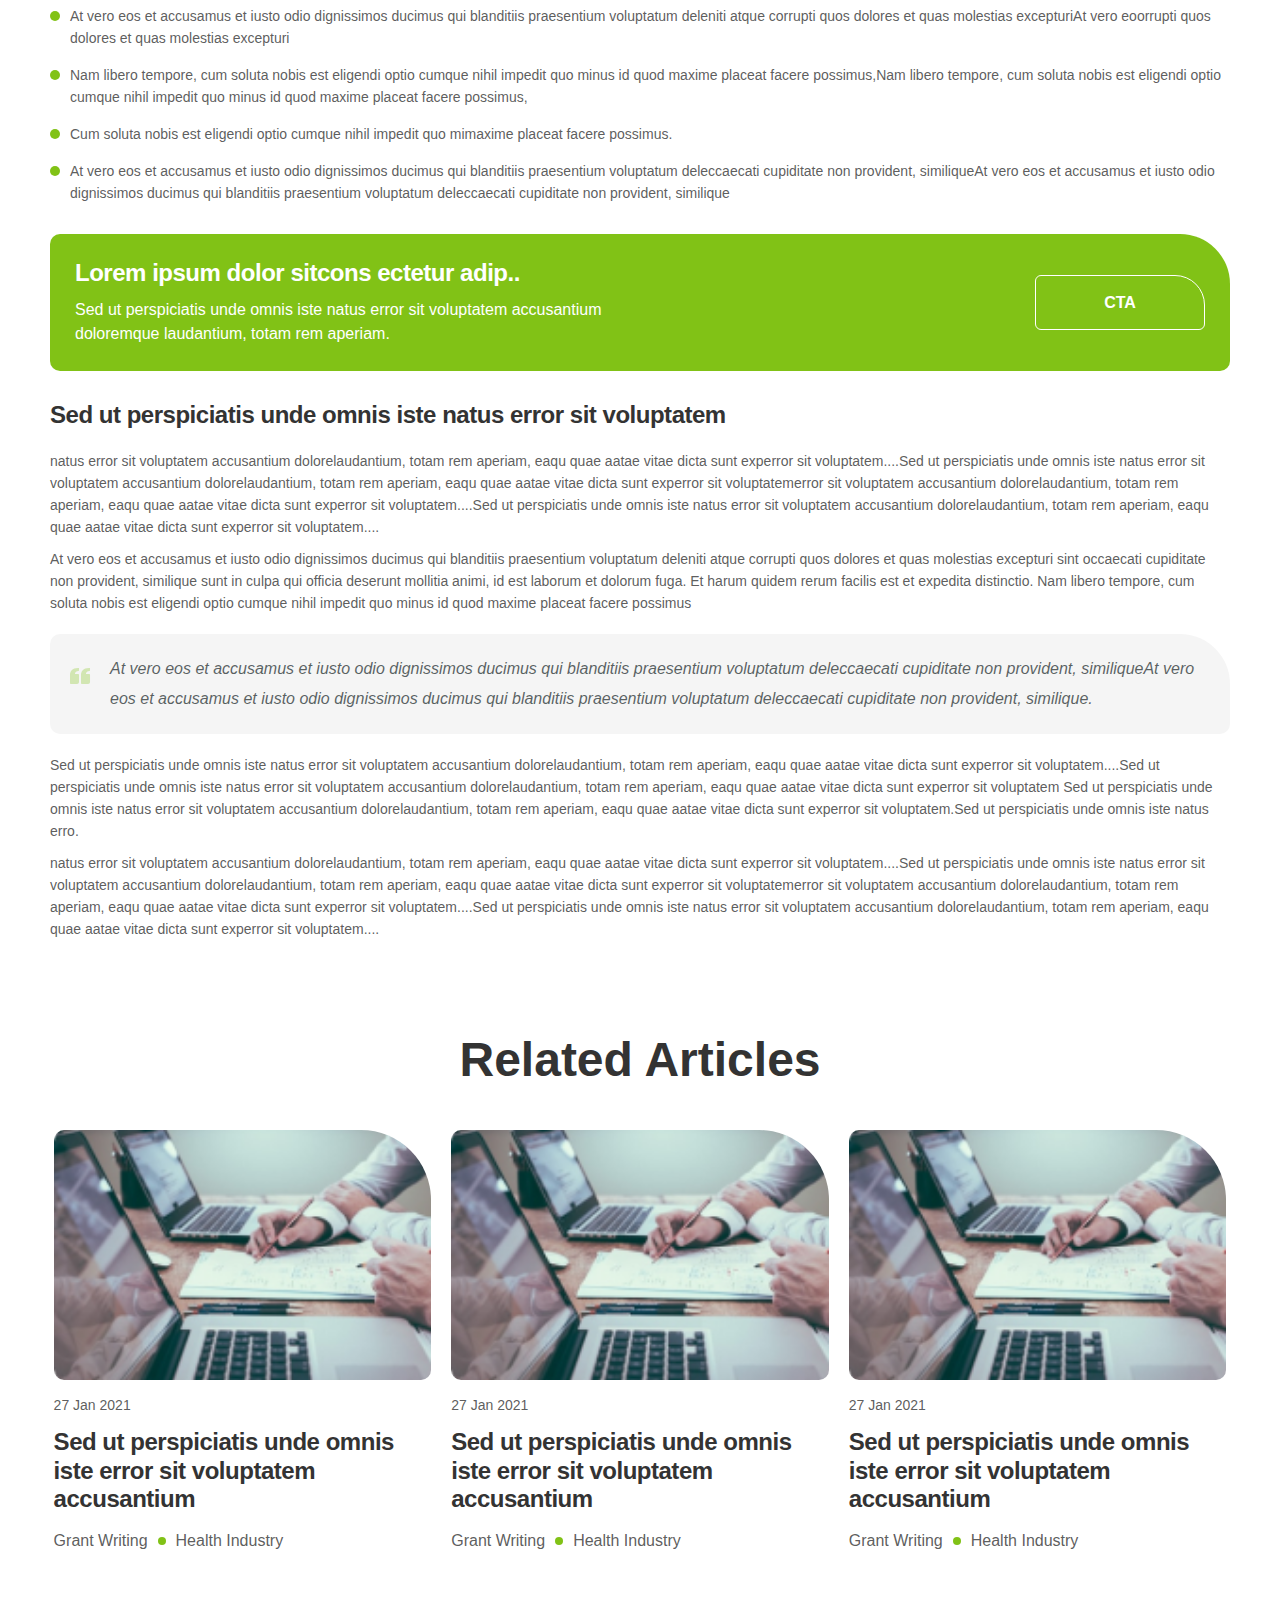
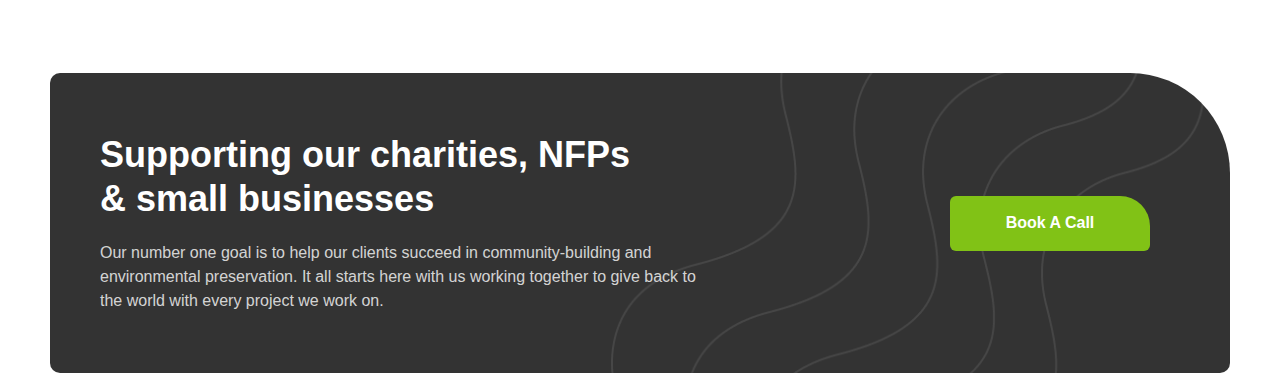
<file: article_detail.html>
<!DOCTYPE html>
<html lang="en">

<head>
    <meta charset="UTF-8" />
    <meta http-equiv="X-UA-Compatible" content="IE=edge" />
    <meta name="viewport" content="width=device-width, initial-scale=1.0" />
    <title>Article Detail - Enablen</title>
    <link rel="shortcut icon" href="./images/favicon.png" type="image/x-icon">
    <link rel="stylesheet" href="./css/style.css" />
</head>


<body class="article_detail_page">

    <section class="home_section">
        <div class="links">
            <a href="/our_impact.php" class="text-black-80">Our Impact</a>
            <i class="text-green text-bold bi bi-chevron-right"></i>
            <a href="#" class="text-black text-500">Mental Health</a>
        </div>
        <div class="spacer-10"></div>
        <h1 class="heading">Lorem ipsum psum dolor sit amolor sit amet conse</h1>
        <div class="spacer-10"></div>
        <div class="post_detail">
            <p class="sm">Andrew Jonson</p>
            <p class="sm">Posted on 27th January 2021</p>
        </div>
        <p class="desc">The issue of our national mental health is essential and critical. At a national level, mental
            health as a concept and practice still has a long way to go.The issue of our national mental health is
            essential level, mental health as a concept and practice still has a long way to go.The issue of our
            national mental health is essential and critical. At a national level, mental health as a concept and
            practice still has a long way to go.</p>
        <div class="spacer-30"></div>
        <img src="./images/mental_health_home.png" width="996" height="613" alt="" class="home_image">
        <p class="web_url text-center">https//:www.google.com</p>
        <div class="social_icons">
            <a class="p" href="#">
                <img src="./images/social_icons/facebook.svg" width="40" height="40" alt="">
            </a>
            <a class="p" href="#">
                <img src="./images/social_icons/whatsapp.svg" width="40" height="40" alt="">
            </a>
            <a class="p" href="#">
                <img src="./images/social_icons/twitter.svg" width="40" height="40" alt="">
            </a>
            <a class="p" href="#">
                <img src="./images/social_icons/email.svg" width="40" height="40" alt="">
            </a>
            <a class="p" href="#">
                <img src="./images/social_icons/other_link.svg" width="40" height="40" alt="">
            </a>
        </div>
        <p class="sm"> Sed ut perspiciatis unde omnis iste natus error sit voluptatem accusantium dolorelaudantium,
            totam rem aperiam, eaqu quae aatae vitae dicta sunt experror sit voluptatem....Sed ut perspiciatis unde
            omnis iste natus error sit voluptatem accusantium dolorelaudantium, totam rem aperiam, eaqu quae aatae vitae
            dicta sunt experror sit voluptatem Sed ut perspiciatis unde omnis iste natus error sit voluptatem
            accusantium dolorelaudantium, totam rem aperiam, eaqu quae aatae vitae dicta sunt experror sit
            voluptatem.Sed ut perspiciatis unde omnis iste natus error sit voluptatem accusantium dolorelaudantium,
            totam rem aperiam, eaqu quae aatae vitae dicta sunt experror sit voluptatem....Sed ut perspiciatis unde
            omnis iste natus error sit voluptatem accusantium dolorelaudantium, totam rem aperiam, eaqu quae aatae vitae
            dicta sunt experror sit voluptatem Sed ut perspiciatis unde omnis iste natus error sit voluptatem
            accusantium dolorelaudantium, totam rem aperiam, eaqu quae aatae vitae dicta sunt experror sit
            voluptatem....Sed ut perspiciatis unde omnis iste natus error sit voluptatem accusantium dolorelaudantium,
            totam rem aperiam, eaqu quae aatae vitae dicta sunt experror sit voluptatem....Sed ut perspiciatis unde
            omnis iste natus error sit voluptatem accusantium dolorelaudantium, totam rem aperiam, eaqu quae aatae vitae
            dicta sunt experror sit voluptatem....</p>
        <div class="spacer-10"></div>
        <p class="sm">natus error sit voluptatem accusantium dolorelaudantium, totam rem aperiam, eaqu quae aatae vitae
            dicta sunt experror sit voluptatem....Sed ut perspiciatis unde omnis iste natus error sit voluptatem
            accusantium dolorelaudantium, totam rem aperiam, eaqu quae aatae vitae dicta sunt experror sit
            voluptatemerror sit voluptatem accusantium dolorelaudantium, totam rem aperiam, eaqu quae aatae vitae dicta
            sunt experror sit voluptatem....Sed ut perspiciatis unde omnis iste natus error sit voluptatem accusantium
            dolorelaudantium, totam rem aperiam, eaqu quae aatae vitae dicta sunt experror sit voluptatem....</p>
        <div class="spacer-20"></div>
        <h4>At vero eos et accusamus et iusto odio dignissimos ducimus praesentium</h4>
        <div class="spacer-20"></div>
        <ul class="list">
            <li class="p sm text-black-80">At vero eos et accusamus et iusto odio dignissimos ducimus qui blanditiis
                praesentium voluptatum deleniti atque corrupti quos dolores et quas molestias excepturiAt vero eoorrupti
                quos dolores et quas molestias excepturi</li>
            <li class="p sm text-black-80">Nam libero tempore, cum soluta nobis est eligendi optio cumque nihil impedit
                quo minus id quod maxime placeat facere possimus,Nam libero tempore, cum soluta nobis est eligendi optio
                cumque nihil impedit quo minus id quod maxime placeat facere possimus,</li>
            <li class="p sm text-black-80">Cum soluta nobis est eligendi optio cumque nihil impedit quo mimaxime placeat
                facere possimus.</li>
            <li class="p sm text-black-80">At vero eos et accusamus et iusto odio dignissimos ducimus qui blanditiis
                praesentium voluptatum deleccaecati cupiditate non provident, similiqueAt vero eos et accusamus et iusto
                odio dignissimos ducimus qui blanditiis praesentium voluptatum deleccaecati cupiditate non provident,
                similique</li>
        </ul>

        <div class="interaction_section">
            <div class="section_left">
                <h4 class="text-white">Lorem ipsum dolor sitcons ectetur adip..</h4>
                <div class="spacer-10"></div>
                <p class="text-white">Sed ut perspiciatis unde omnis iste natus error sit voluptatem accusantium
                    doloremque laudantium, totam rem aperiam.</p>
            </div>
            <div class="section_right">
                <a href="#" class="btn outlined white">CTA</a>
            </div>
        </div>
        <h4>Sed ut perspiciatis unde omnis iste natus error sit voluptatem</h4>
        <div class="spacer-20"></div>
        <p class="sm">natus error sit voluptatem accusantium dolorelaudantium, totam rem aperiam, eaqu quae aatae vitae
            dicta sunt experror sit voluptatem....Sed ut perspiciatis unde omnis iste natus error sit voluptatem
            accusantium dolorelaudantium, totam rem aperiam, eaqu quae aatae vitae dicta sunt experror sit
            voluptatemerror sit voluptatem accusantium dolorelaudantium, totam rem aperiam, eaqu quae aatae vitae dicta
            sunt experror sit voluptatem....Sed ut perspiciatis unde omnis iste natus error sit voluptatem accusantium
            dolorelaudantium, totam rem aperiam, eaqu quae aatae vitae dicta sunt experror sit voluptatem....</p>
        <div class="spacer-10"></div>
        <p class="sm">At vero eos et accusamus et iusto odio dignissimos ducimus qui blanditiis praesentium voluptatum
            deleniti atque corrupti quos dolores et quas molestias excepturi sint occaecati cupiditate non provident,
            similique sunt in culpa qui officia deserunt mollitia animi, id est laborum et dolorum fuga. Et harum quidem
            rerum facilis est et expedita distinctio. Nam libero tempore, cum soluta nobis est eligendi optio cumque
            nihil impedit quo minus id quod maxime placeat facere possimus</p>
        <blockquote>
            At vero eos et accusamus et iusto odio dignissimos ducimus qui blanditiis praesentium voluptatum
            deleccaecati cupiditate non provident,
            <a href="#">similiqueAt vero eos et accusamus</a>
            et iusto odio dignissimos ducimus qui blanditiis praesentium voluptatum deleccaecati cupiditate non
            provident, similique.
        </blockquote>
        <p class="sm">Sed ut perspiciatis unde omnis iste natus error sit voluptatem accusantium dolorelaudantium, totam
            rem aperiam, eaqu quae aatae vitae dicta sunt experror sit voluptatem....Sed ut perspiciatis unde omnis iste
            natus error sit voluptatem accusantium dolorelaudantium, totam rem aperiam, eaqu quae aatae vitae dicta sunt
            experror sit voluptatem Sed ut perspiciatis unde omnis iste natus error sit voluptatem accusantium
            dolorelaudantium, totam rem aperiam, eaqu quae aatae vitae dicta sunt experror sit voluptatem.Sed ut
            perspiciatis unde omnis iste natus erro.</p>
        <div class="spacer-10"></div>
        <p class="sm">natus error sit voluptatem accusantium dolorelaudantium, totam rem aperiam, eaqu quae aatae vitae
            dicta sunt experror sit voluptatem....Sed ut perspiciatis unde omnis iste natus error sit voluptatem
            accusantium dolorelaudantium, totam rem aperiam, eaqu quae aatae vitae dicta sunt experror sit
            voluptatemerror sit voluptatem accusantium dolorelaudantium, totam rem aperiam, eaqu quae aatae vitae dicta
            sunt experror sit voluptatem....Sed ut perspiciatis unde omnis iste natus error sit voluptatem accusantium
            dolorelaudantium, totam rem aperiam, eaqu quae aatae vitae dicta sunt experror sit voluptatem....</p>

    </section>


    <section class="related_articles_section">
        <h2 class="heading">Related Articles</h2>
        <div class="blogs_grid">
            <a href="./article_detail.php" class="blog_item">
                <div class="blog_img_container">
                    <img src="./images/articles_and_news_3.png" width="380" height="250" alt="" class="blog_img">
                </div>
                <div class="blog_info">
                    <p class="blog_date sm text-500">27 Jan 2021</p>
                    <h4 class="blog_title">Sed ut perspiciatis unde omnis iste error sit voluptatem accusantium </h4>
                    <div class="tags">
                        <p class="tag_item">Grant Writing</p>
                        <p class="tag_item">Health Industry</p>
                    </div>
                </div>
            </a>
            <a href="./article_detail.php" class="blog_item">
                <div class="blog_img_container">
                    <img src="./images/articles_and_news_3.png" width="380" height="250" alt="" class="blog_img">
                </div>
                <div class="blog_info">
                    <p class="blog_date sm text-500">27 Jan 2021</p>
                    <h4 class="blog_title">Sed ut perspiciatis unde omnis iste error sit voluptatem accusantium </h4>
                    <div class="tags">
                        <p class="tag_item">Grant Writing</p>
                        <p class="tag_item">Health Industry</p>
                    </div>
                </div>
            </a>
            <a href="./article_detail.php" class="blog_item">
                <div class="blog_img_container">
                    <img src="./images/articles_and_news_3.png" width="380" height="250" alt="" class="blog_img">
                </div>
                <div class="blog_info">
                    <p class="blog_date sm text-500">27 Jan 2021</p>
                    <h4 class="blog_title">Sed ut perspiciatis unde omnis iste error sit voluptatem accusantium </h4>
                    <div class="tags">
                        <p class="tag_item">Grant Writing</p>
                        <p class="tag_item">Health Industry</p>
                    </div>
                </div>
            </a>
        </div>
    </section>



    <!-- CTA Section Start  -->
    <div class="cta_section">
        <div class="content">
            <div class="section_left">
                <h3 class="heading text-white">
                    Supporting our charities, NFPs <br> & small businesses
                </h3>
                <p class="desc text-white-80">
                    Our number one goal is to help our clients succeed in community-building and environmental
                    preservation. It all starts here with us working together to give back to the world with every
                    project we work on. </p>
            </div>
            <div class="section_right">
                <a href="" class="btn filled">Book A Call</a>
            </div>
        </div>
    </div>
    <!-- CTA Section End  -->



    <!-- HTML Custom SVG Loader Scripts -->
    <script src="./scripts/components/custom-svg.js"></script>
</body>

</html>
</file>
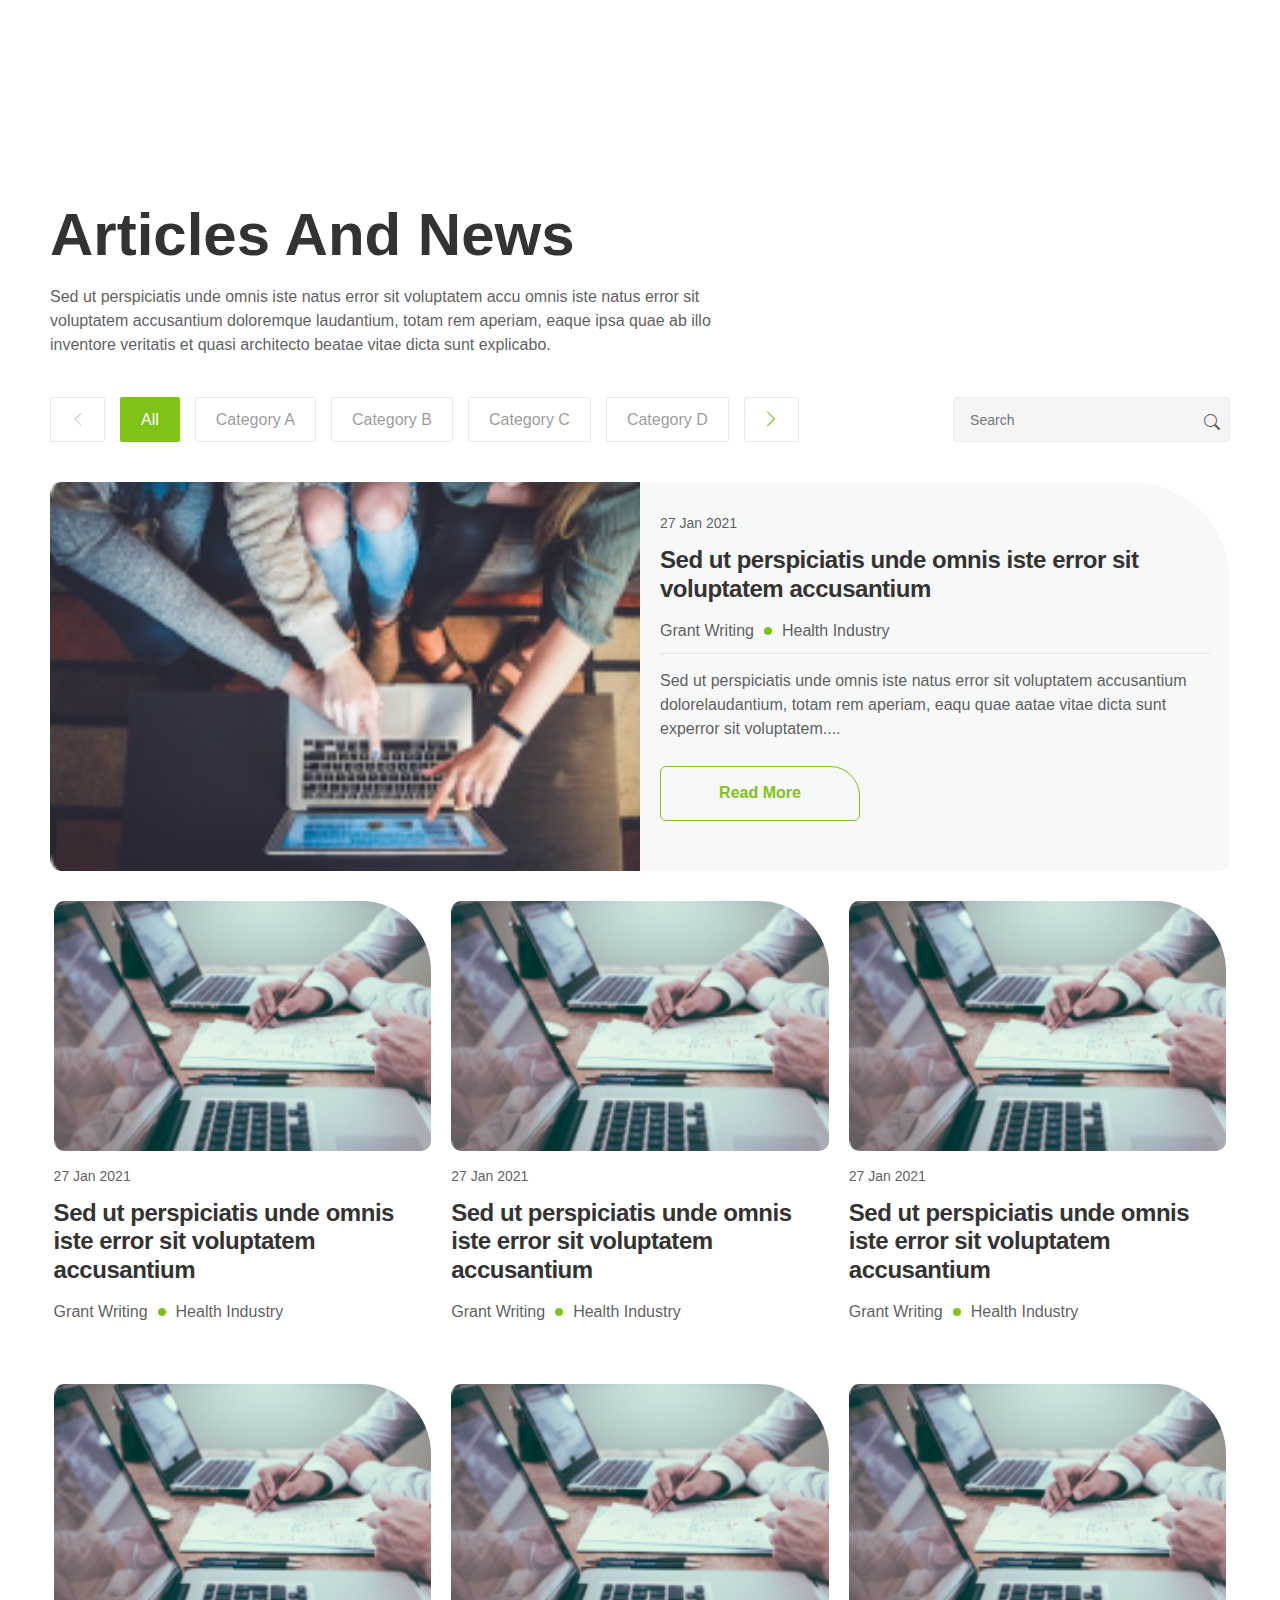
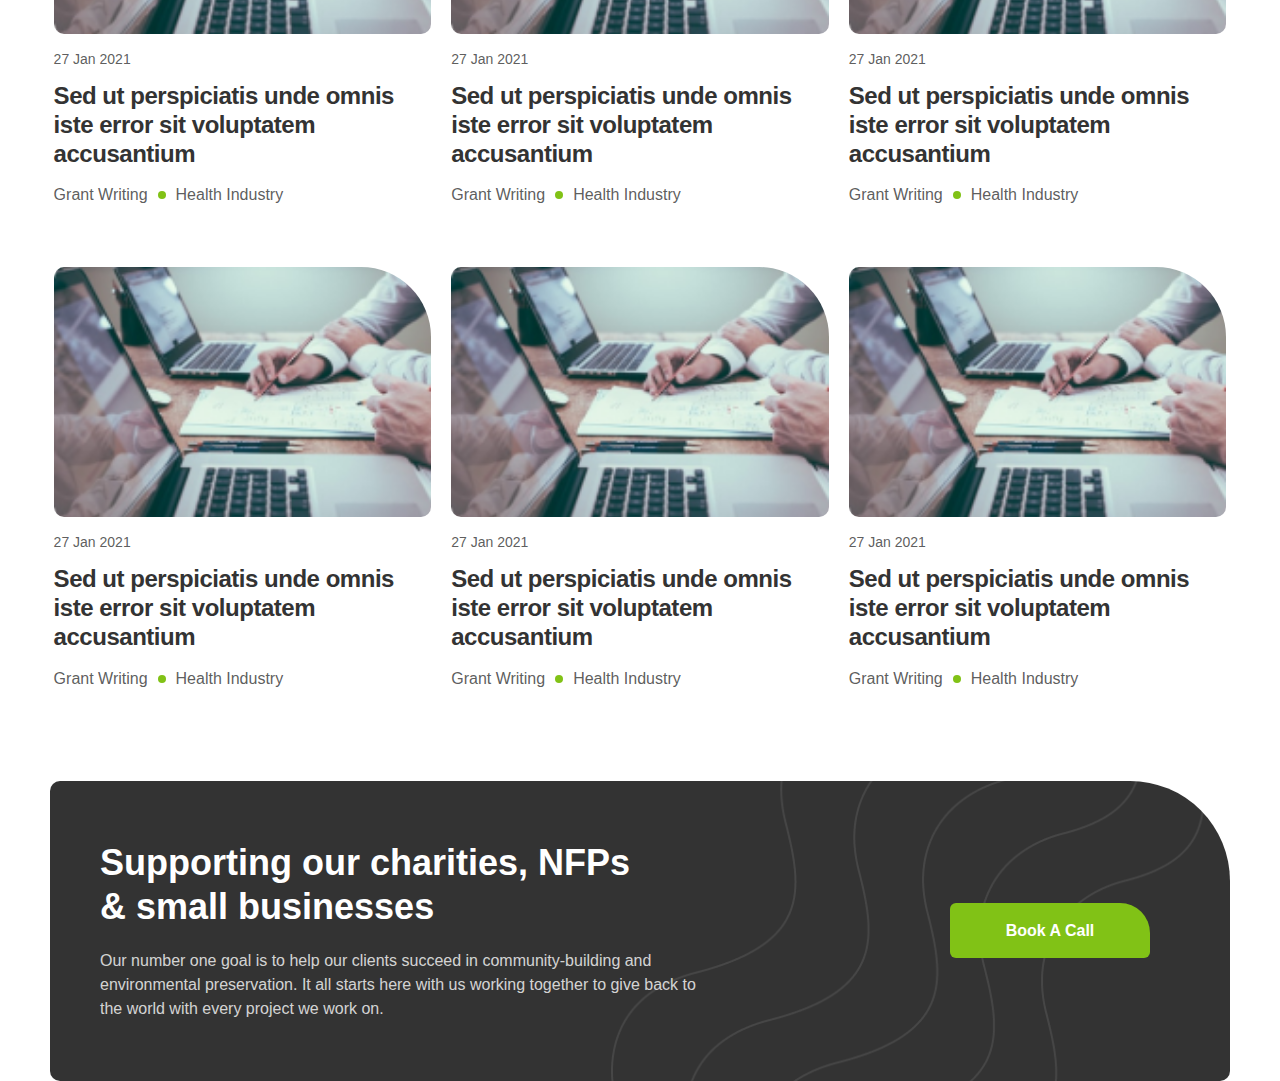
<file: blogs.html>
<!DOCTYPE html>
<html lang="en">

<head>
    <meta charset="UTF-8" />
    <meta http-equiv="X-UA-Compatible" content="IE=edge" />
    <meta name="viewport" content="width=device-width, initial-scale=1.0" />
    <title>Blogs - Enablen</title>
    <link rel="shortcut icon" href="./images/favicon.png" type="image/x-icon">
    <link rel="stylesheet" href="./css/style.css" />
</head>

<body class="blogs_page">
    <!-- Home / Hero Section Start  -->
    <section class="home_section">
        <div class="head">
            <h1 class="heading">Articles And News</h1>
            <p class="desc">Sed ut perspiciatis unde omnis iste natus error sit voluptatem accu omnis iste natus error sit voluptatem accusantium doloremque laudantium, totam rem aperiam, eaque ipsa quae ab illo inventore veritatis et quasi architecto beatae vitae dicta sunt explicabo.</p>
        </div>
        <div class="filter_and_search">
            <div class="filters_section">
                <button id="categories_prev_scroll_btn" type="button" class="scroll_prev_btn bi bi-chevron-left"></button>
                <div class="categories_scroll_container">
                    <div id="blogs_filter_categories" class="categories_list">
                        <button type="button" class="category_item active">All</button>
                        <button type="button" class="category_item">Category A</button>
                        <button type="button" class="category_item">Category B</button>
                        <button type="button" class="category_item">Category C</button>
                        <button type="button" class="category_item">Category D</button>
                    </div>
                </div>
                <button id="categories_next_scroll_btn" type="button" class="scroll_next_btn active bi bi-chevron-right"></button>
            </div>
            <div class="search_bar_section">
                <input class="search_bar" type="text" name="blogs_search_text" id="blogs_search_input" placeholder="Search">
                <a href="/search_result.php" class="search_icon"><span class="bi bi-search"></span></a>
            </div>
        </div>
        <div class="blogs_grid">
            <div class="blog_item featured">
                <div class="blog_img_container">
                    <img src="./images/articles_and_news_4.png" width="380" height="250" alt="" class="blog_img">
                </div>
                <div class="blog_info">
                    <p class="blog_date sm text-500">27 Jan 2021</p>
                    <a href="./article_detail.php" class="h4 blog_title">Sed ut perspiciatis unde omnis iste error sit voluptatem accusantium </a>
                    <div class="tags">
                        <p class="tag_item">Grant Writing</p>
                        <p class="tag_item">Health Industry</p>
                    </div>
                    <div class="extra_info">
                        <div class="divider"></div>
                        <p class="desc">Sed ut perspiciatis unde omnis iste natus error sit voluptatem accusantium dolorelaudantium, totam rem aperiam, eaqu quae aatae vitae dicta sunt experror sit voluptatem....</p>
                        <a href="./article_detail.php" class="btn outlined">Read More</a>
                    </div>
                </div>
            </div>
            <a href="./article_detail.php" class="blog_item">
                <div class="blog_img_container">
                    <img src="./images/articles_and_news_3.png" width="380" height="250" alt="" class="blog_img">
                </div>
                <div class="blog_info">
                    <p class="blog_date sm text-500">27 Jan 2021</p>
                    <h4 class="blog_title">Sed ut perspiciatis unde omnis iste error sit voluptatem accusantium </h4>
                    <div class="tags">
                        <p class="tag_item">Grant Writing</p>
                        <p class="tag_item">Health Industry</p>
                    </div>
                </div>
            </a>
            <a href="./article_detail.php" class="blog_item">
                <div class="blog_img_container">
                    <img src="./images/articles_and_news_3.png" width="380" height="250" alt="" class="blog_img">
                </div>
                <div class="blog_info">
                    <p class="blog_date sm text-500">27 Jan 2021</p>
                    <h4 class="blog_title">Sed ut perspiciatis unde omnis iste error sit voluptatem accusantium </h4>
                    <div class="tags">
                        <p class="tag_item">Grant Writing</p>
                        <p class="tag_item">Health Industry</p>
                    </div>
                </div>
            </a>
            <a href="./article_detail.php" class="blog_item">
                <div class="blog_img_container">
                    <img src="./images/articles_and_news_3.png" width="380" height="250" alt="" class="blog_img">
                </div>
                <div class="blog_info">
                    <p class="blog_date sm text-500">27 Jan 2021</p>
                    <h4 class="blog_title">Sed ut perspiciatis unde omnis iste error sit voluptatem accusantium </h4>
                    <div class="tags">
                        <p class="tag_item">Grant Writing</p>
                        <p class="tag_item">Health Industry</p>
                    </div>
                </div>
            </a>

            <a href="./article_detail.php" class="blog_item">
                <div class="blog_img_container">
                    <img src="./images/articles_and_news_3.png" width="380" height="250" alt="" class="blog_img">
                </div>
                <div class="blog_info">
                    <p class="blog_date sm text-500">27 Jan 2021</p>
                    <h4 class="blog_title">Sed ut perspiciatis unde omnis iste error sit voluptatem accusantium </h4>
                    <div class="tags">
                        <p class="tag_item">Grant Writing</p>
                        <p class="tag_item">Health Industry</p>
                    </div>
                </div>
            </a>
            <a href="./article_detail.php" class="blog_item">
                <div class="blog_img_container">
                    <img src="./images/articles_and_news_3.png" width="380" height="250" alt="" class="blog_img">
                </div>
                <div class="blog_info">
                    <p class="blog_date sm text-500">27 Jan 2021</p>
                    <h4 class="blog_title">Sed ut perspiciatis unde omnis iste error sit voluptatem accusantium </h4>
                    <div class="tags">
                        <p class="tag_item">Grant Writing</p>
                        <p class="tag_item">Health Industry</p>
                    </div>
                </div>
            </a>
            <a href="./article_detail.php" class="blog_item">
                <div class="blog_img_container">
                    <img src="./images/articles_and_news_3.png" width="380" height="250" alt="" class="blog_img">
                </div>
                <div class="blog_info">
                    <p class="blog_date sm text-500">27 Jan 2021</p>
                    <h4 class="blog_title">Sed ut perspiciatis unde omnis iste error sit voluptatem accusantium </h4>
                    <div class="tags">
                        <p class="tag_item">Grant Writing</p>
                        <p class="tag_item">Health Industry</p>
                    </div>
                </div>
            </a>

            <a href="./article_detail.php" class="blog_item">
                <div class="blog_img_container">
                    <img src="./images/articles_and_news_3.png" width="380" height="250" alt="" class="blog_img">
                </div>
                <div class="blog_info">
                    <p class="blog_date sm text-500">27 Jan 2021</p>
                    <h4 class="blog_title">Sed ut perspiciatis unde omnis iste error sit voluptatem accusantium </h4>
                    <div class="tags">
                        <p class="tag_item">Grant Writing</p>
                        <p class="tag_item">Health Industry</p>
                    </div>
                </div>
            </a>
            <a href="./article_detail.php" class="blog_item">
                <div class="blog_img_container">
                    <img src="./images/articles_and_news_3.png" width="380" height="250" alt="" class="blog_img">
                </div>
                <div class="blog_info">
                    <p class="blog_date sm text-500">27 Jan 2021</p>
                    <h4 class="blog_title">Sed ut perspiciatis unde omnis iste error sit voluptatem accusantium </h4>
                    <div class="tags">
                        <p class="tag_item">Grant Writing</p>
                        <p class="tag_item">Health Industry</p>
                    </div>
                </div>
            </a>
            <a href="./article_detail.php" class="blog_item">
                <div class="blog_img_container">
                    <img src="./images/articles_and_news_3.png" width="380" height="250" alt="" class="blog_img">
                </div>
                <div class="blog_info">
                    <p class="blog_date sm text-500">27 Jan 2021</p>
                    <h4 class="blog_title">Sed ut perspiciatis unde omnis iste error sit voluptatem accusantium </h4>
                    <div class="tags">
                        <p class="tag_item">Grant Writing</p>
                        <p class="tag_item">Health Industry</p>
                    </div>
                </div>
            </a>

        </div>
    </section>
    <!-- Home / Hero Section End  -->


    <!-- CTA Section Start  -->
    <div class="cta_section">
        <div class="content">
            <div class="section_left">
                <h3 class="heading text-white">
                    Supporting our charities, NFPs <br> & small businesses
                </h3>
                <p class="desc text-white-80">
                    Our number one goal is to help our clients succeed in community-building and environmental
                    preservation. It all starts here with us working together to give back to the world with every
                    project we work on. </p>
            </div>
            <div class="section_right">
                <a href="" class="btn filled">Book A Call</a>
            </div>
        </div>
    </div>
    <!-- CTA Section End  -->


    <!-- HTML Custom SVG Loader Scripts -->
    <script src="./scripts/components/custom-svg.js"></script>
    <!-- This Page Main Script  -->
    <script src="./scripts/blogs.js"></script>

</body>

</html>
</file>
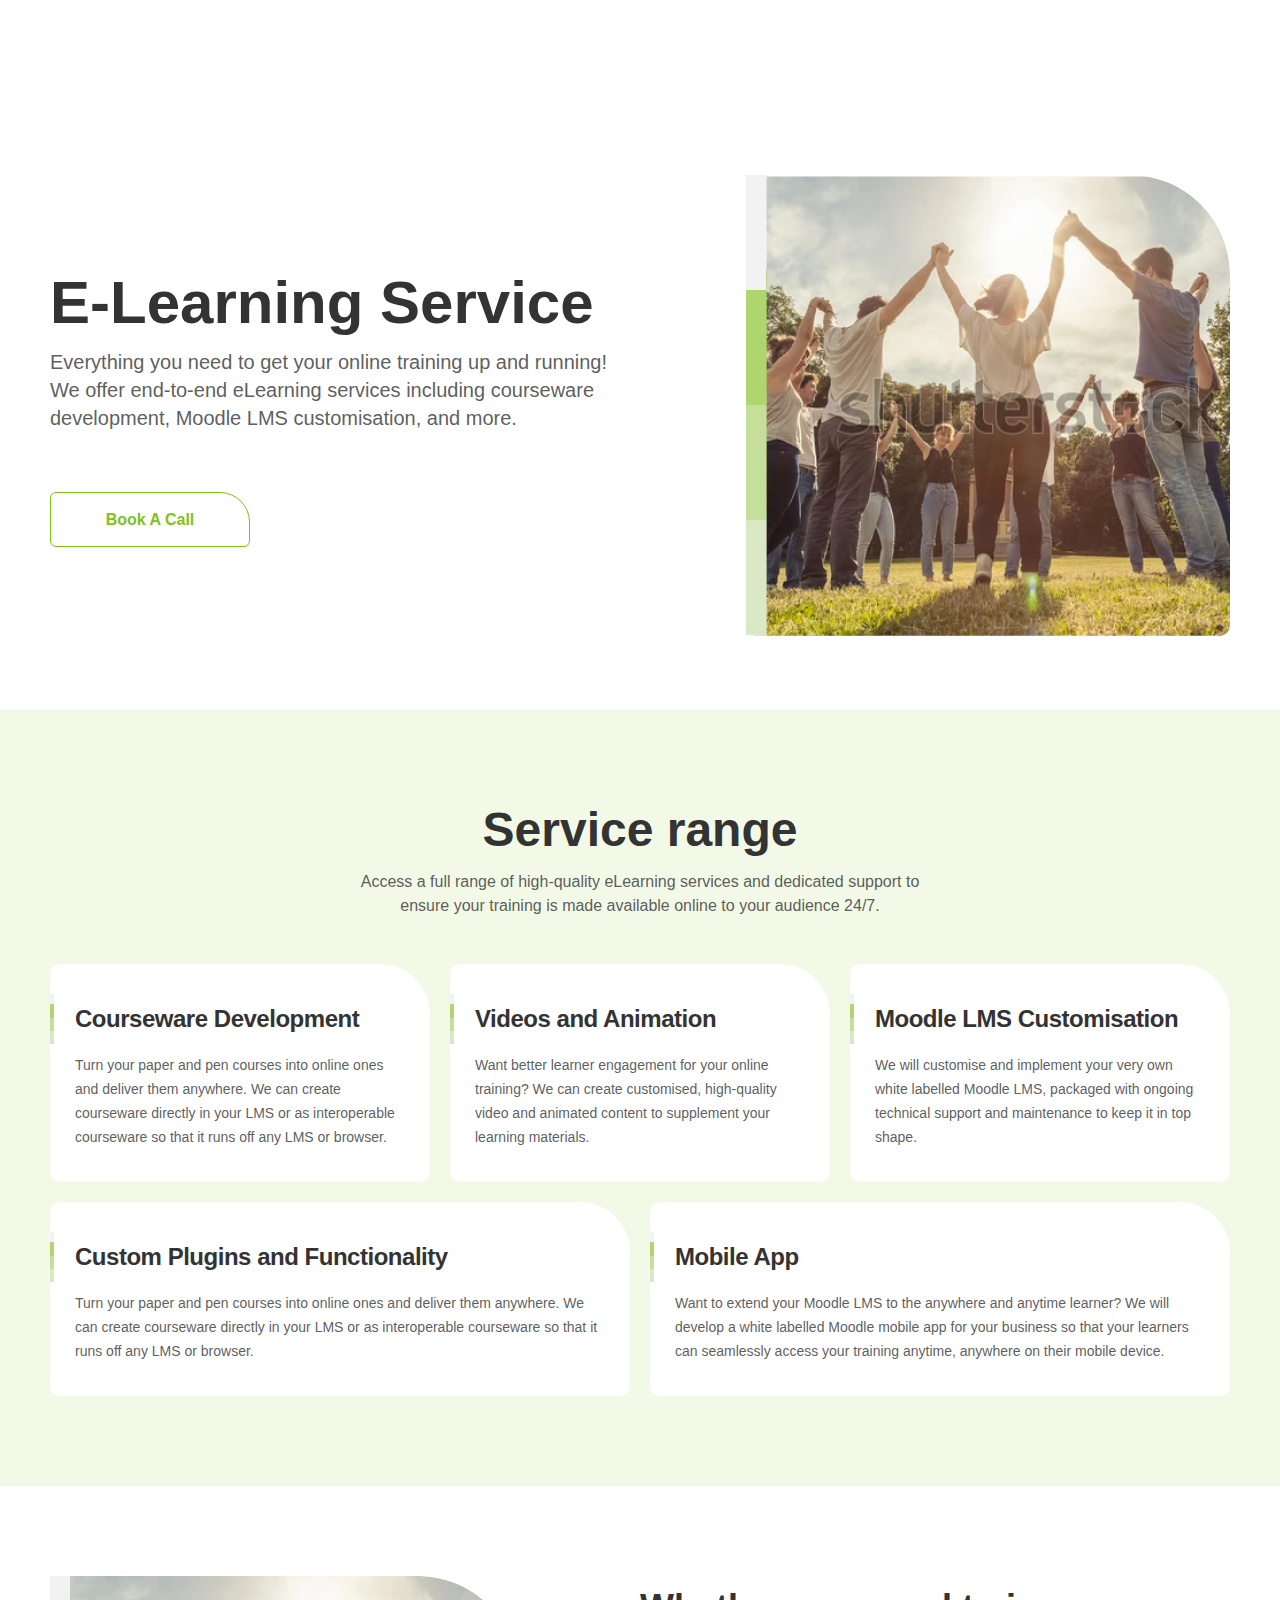
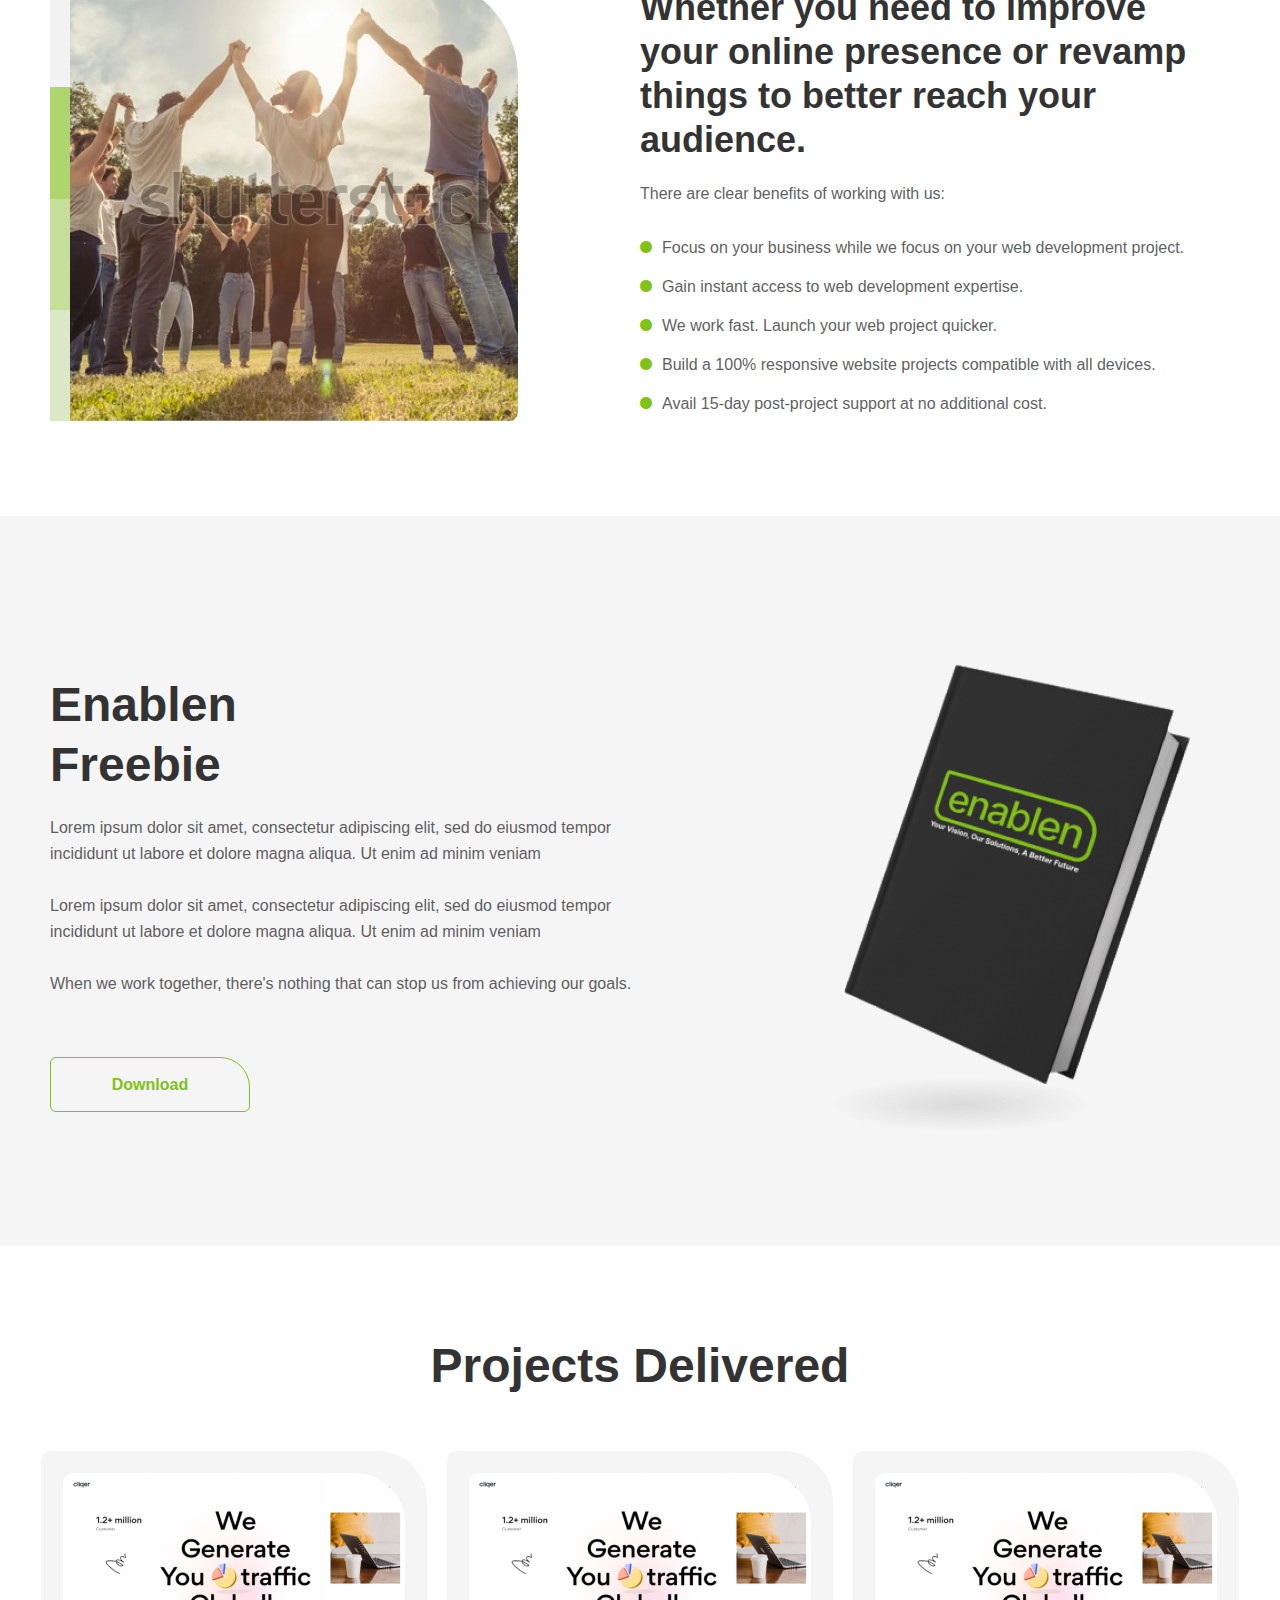
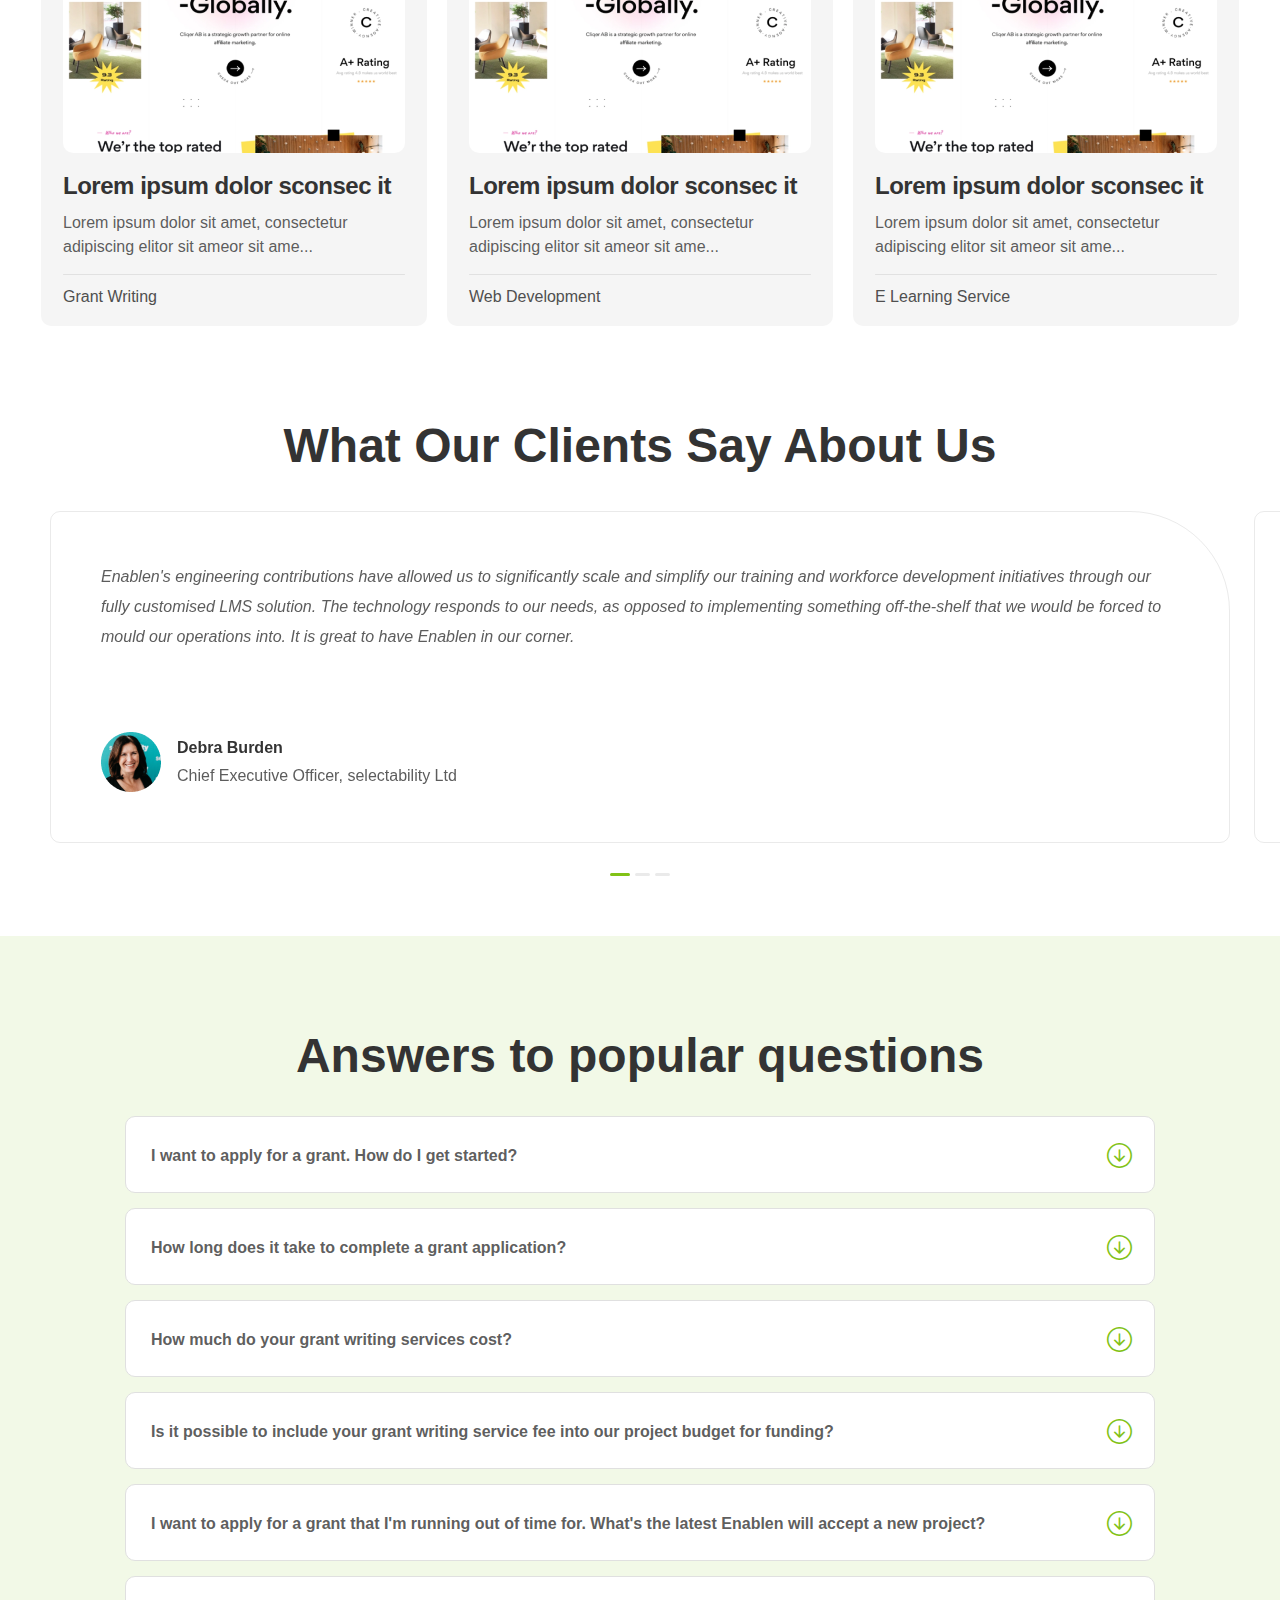
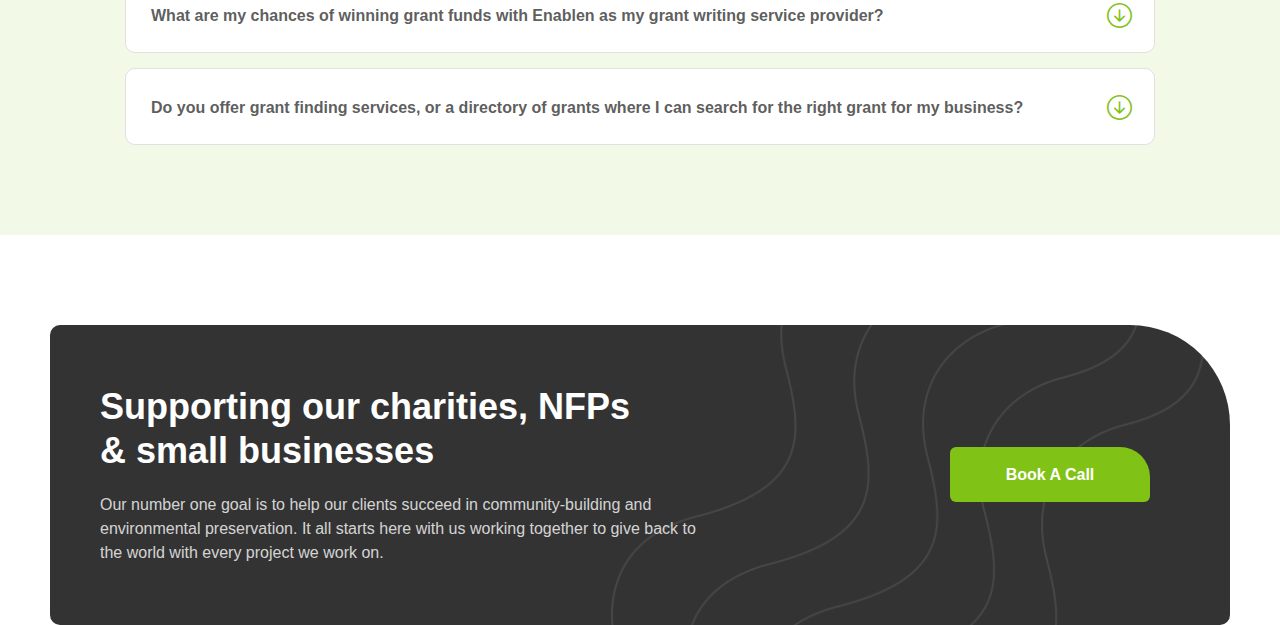
<file: elearning.html>
<!DOCTYPE html>
<html lang="en">

<head>
    <meta charset="UTF-8" />
    <meta http-equiv="X-UA-Compatible" content="IE=edge" />
    <meta name="viewport" content="width=device-width, initial-scale=1.0" />
    <title>E-Learning Services - Enablen</title>
    <link rel="shortcut icon" href="./images/favicon.png" type="image/x-icon">
    <link rel="stylesheet" href="./css/style.css" />
</head>



<body class="elearning_page">
    <!-- Home / Hero Section Start  -->
    <section class="ltri_section home_section">
        <div class="content_section">
            <h1 class="heading">E-Learning Service</h1>
            <p class="lg desc">Everything you need to get your online training up and running! We offer end-to-end
                eLearning services including courseware development, Moodle LMS customisation, and more.</p>
            <button type="button" class="btn outlined">Book A Call</button>
        </div>
        <div class="image_section">
            <div class="image_container">
                <div class="gradient_line_style">
                    <span></span>
                    <span></span>
                    <span></span>
                    <span></span>
                </div>
                <img src="./images/home_image.png" width="484" height="460" alt="">
            </div>
        </div>
    </section>
    <!-- Home / Hero Section End  -->


    <!-- Service Range Section Start  -->
    <section class="Service-range">
        <p class="mainHeading"> Service range</p>
        <div>
            <P class="mainSubHeading">Access a full range of high-quality eLearning services and dedicated support to
                ensure your training is made available online to your audience 24/7.</P>
        </div>
        <div class="grid-container">
            <div class="grid-item">
                <div class="firstHeading">
                    <img class="picture2" width="4px" height="50px" src="images/Group.png">
                    <p class="heading1">
                        Courseware Development
                    </p>
                </div>
                <p class="subHeading1">
                    Turn your paper and pen courses into online ones and deliver them anywhere. We can create courseware
                    directly in your LMS or as interoperable courseware so that it runs off any LMS or browser.
                </p>

            </div>
            <div class="grid-item">
                <div class="firstHeading">
                    <img class="picture2" width="4px" height="50px" src="images/Group.png">
                    <p class="heading1">
                        Videos and Animation
                    </p>
                </div>
                <p class="subHeading1">
                    Want better learner engagement for your online training? We can create customised, high-quality
                    video and animated content to supplement your learning materials.
                </p>
            </div>
            <div class="grid-item">
                <div class="firstHeading">
                    <img class="picture2" width="4px" height="50px" src="images/Group.png">
                    <p class="heading1">
                        Moodle LMS Customisation
                    </p>
                </div>
                <p class="subHeading1">
                    We will customise and implement your very own white labelled Moodle LMS, packaged with ongoing
                    technical support and maintenance to keep it in top shape.
                </p>
            </div>
        </div>
        <div class="grid-container1">
            <div class="grid-item">
                <div class="firstHeading">
                    <img class="picture2" width="4px" height="50px" src="images/Group.png">
                    <p class="heading1">
                        Custom Plugins and Functionality
                    </p>
                </div>
                <p class="subHeading1">
                    Turn your paper and pen courses into online ones and deliver them anywhere. We can create courseware
                    directly in your LMS or as interoperable courseware so that it runs off any LMS or browser.
                </p>
            </div>
            <div class="grid-item">
                <div class="firstHeading">
                    <img class="picture2" width="4px" height="50px" src="images/Group.png">
                    <p class="heading1">
                        Mobile App
                    </p>
                </div>
                <p class="subHeading1">
                    Want to extend your Moodle LMS to the anywhere and anytime learner? We will develop a white labelled
                    Moodle mobile app for your business so that your learners can seamlessly access your training
                    anytime, anywhere on their mobile device.
                </p>
            </div>
        </div>
    </section>
    <!-- Service Range Section End  -->


    <section class="ltri_section whether_section">
        <div class="image_section">
            <div class="image_container">
                <div class="gradient_line_style">
                    <span></span>
                    <span></span>
                    <span></span>
                    <span></span>
                </div>
                <img src="images/our_impact.webp" width="468" height="446" alt="">
            </div>
        </div>
        <div class="content_section">
            <h3 class="heading">Whether you need to improve your online presence or revamp things to better reach your
                audience.</h3>
            <div class="spacer-20"></div>
            <p class="desc">There are clear benefits of working with us:</p>
            <div class="spacer-30"></div>
            <div class="dotted_list green">
                <div class="dotted_item">
                    <i class="bi bi-circle-fill"></i>
                    <p>Focus on your business while we focus on your web development project.</p>
                </div>
                <div class="dotted_item">
                    <i class="bi bi-circle-fill"></i>
                    <p>Gain instant access to web development expertise.</p>
                </div>
                <div class="dotted_item">
                    <i class="bi bi-circle-fill"></i>
                    <p>We work fast. Launch your web project quicker.</p>
                </div>
                <div class="dotted_item">
                    <i class="bi bi-circle-fill"></i>
                    <p>Build a 100% responsive website projects compatible with all devices.</p>
                </div>
                <div class="dotted_item">
                    <i class="bi bi-circle-fill"></i>
                    <p>Avail 15-day post-project support at no additional cost.</p>
                </div>
            </div>
        </div>
    </section>



    <!-- Enablen Freebie Section Start  -->
    <section class="ltri_section freebie_section">
        <div class="content_section">
            <h2 class="heading">Enablen Freebie</h2>
            <div class="spacer-20"></div>
            <p class="desc">
                Lorem ipsum dolor sit amet, consectetur adipiscing elit, sed do eiusmod tempor incididunt ut labore et
                dolore magna aliqua. Ut enim ad minim veniam
                <br><br>
                Lorem ipsum dolor sit amet, consectetur adipiscing elit, sed do eiusmod tempor incididunt ut labore et
                dolore magna aliqua. Ut enim ad minim veniam
                <br><br>
                When we work together, there's nothing that can stop us from achieving our goals.
            </p>
            <div class="spacer-60"></div>
            <button type="button" class="btn outlined">Download</button>
        </div>
        <div class="image_section">
            <div class="image_container">
                <div class="freebie_img_drop_shadow"></div>
                <img src="images/book.png" class="contain" width="372" height="440" />
            </div>
        </div>
    </section>
    <!-- Enablen Freebie Section End  -->



    <!-- Delivered Projects Section Start -->
    <section class="projects_section">
        <h2 class="heading">Projects Delivered</h2>
        <div class="projects_container">
            <div class="projects">
                <div class="project_item">
                    <img src="./images/product.png" width="346" height="280" alt="">
                    <div class="project_info">
                        <h4 class="name text-black">Lorem ipsum dolor sconsec it</h4>
                        <p class="desc">Lorem ipsum dolor sit amet, consectetur adipiscing elitor sit ameor sit ame...
                        </p>
                        <span class="divider mt-5"></span>
                        <strong>Grant Writing</strong>
                    </div>
                </div>
                <div class="project_item">
                    <img src="./images/product.png" width="346" height="280" alt="">
                    <div class="project_info">
                        <h4 class="name text-black">Lorem ipsum dolor sconsec it</h4>
                        <p class="desc">Lorem ipsum dolor sit amet, consectetur adipiscing elitor sit ameor sit ame...
                        </p>
                        <span class="divider mt-5"></span>
                        <strong>Web Development</strong>
                    </div>
                </div>
                <div class="project_item">
                    <img src="./images/product.png" width="346" height="280" alt="">
                    <div class="project_info">
                        <h4 class="name text-black">Lorem ipsum dolor sconsec it</h4>
                        <p class="desc">Lorem ipsum dolor sit amet, consectetur adipiscing elitor sit ameor sit ame...
                        </p>
                        <span class="divider mt-5"></span>
                        <strong>E Learning Service</strong>
                    </div>
                </div>
            </div>
        </div>
    </section>
    <!-- Delivered Projects Section Start -->

    <!-- Reviews Section Start -->
    <section class="reviews_section">
        <h2 class="heading">What Our Clients Say About Us</h2>
        <div id="reviews_section_slider" class="reviews">
            <div class="embla__container">
                <div class="review_item embla__slide">
                    <p class="review_text">Enablen's engineering contributions have allowed us to significantly scale
                        and
                        simplify our training and workforce development initiatives through our fully customised LMS
                        solution. The technology responds to our needs, as opposed to implementing something
                        off-the-shelf
                        that we would be forced to mould our operations into. It is great to have Enablen in our corner.
                    </p>
                    <div class="review_user">
                        <img src="./images/user_image.png" class="user_image" width="60" height="60" alt="">
                        <div class="user_info">
                            <p class="username text-black">Debra Burden</p>
                            <p class="desc">Chief Executive Officer, selectability Ltd</p>
                        </div>
                    </div>
                </div>
                <div class="review_item embla__slide">
                    <p class="review_text">Enablen's engineering contributions have allowed us to significantly scale
                        and
                        simplify our training and workforce development initiatives through our fully customised LMS
                        solution. The technology responds to our needs, as opposed to implementing something
                        off-the-shelf
                        that we would be forced to mould our operations into. It is great to have Enablen in our corner.
                    </p>
                    <div class="review_user">
                        <img src="./images/user_image.png" class="user_image" width="60" height="60" alt="">
                        <div class="user_info">
                            <p class="username text-black">Debra Burden</p>
                            <p class="desc">Chief Executive Officer, selectability Ltd</p>
                        </div>
                    </div>
                </div>
                <div class="review_item embla__slide">
                    <p class="review_text">Enablen's engineering contributions have allowed us to significantly scale
                        and
                        simplify our training and workforce development initiatives through our fully customised LMS
                        solution. The technology responds to our needs, as opposed to implementing something
                        off-the-shelf
                        that we would be forced to mould our operations into. It is great to have Enablen in our corner.
                    </p>
                    <div class="review_user">
                        <img src="./images/user_image.png" class="user_image" width="60" height="60" alt="">
                        <div class="user_info">
                            <p class="username text-black">Debra Burden</p>
                            <p class="desc">Chief Executive Officer, selectability Ltd</p>
                        </div>
                    </div>
                </div>
            </div>
        </div>
        <div class="spacer-30"></div>
        <div id="reviews_slider_indicators" class="slider_indicators">
            <!-- <div class="indicator"></div>
            <div  class="indicator"></div>
            <div class="indicator"></div> -->
        </div>
    </section>
    <!-- Reviews Section End -->


    <!-- FAQs Section Start  -->
    <section class="questions_section">
        <h2 class="heading">Answers to popular questions</h2>
        <div class="questions">
            <div class="question_item">
                <div class="question_head">
                    <p class="question_text">I want to apply for a grant. How do I get started?</p>
                    <i class="question_expand_icon bi bi-arrow-down-circle"></i>
                </div>
                <p class="question_answer">Lorem ipsum dolor sit amet, consectetur adipiscing elit, sed do eiusmod
                    tempor incididunt ut labore et dolore magna aliqua. Ut enim ad minim veniam Lorem ipsum dolor sit
                    amet, consectetur adipiscing elit, sed do eiusmod tempor incididunt ut labore et dolore magna
                    aliqua. Ut enim ad minim veniam</p>
            </div>
            <div class="question_item">
                <div class="question_head">
                    <p class="question_text">How long does it take to complete a grant application?</p>
                    <i class="question_expand_icon bi bi-arrow-down-circle"></i>
                </div>
                <p class="question_answer">Lorem ipsum dolor sit amet, consectetur adipiscing elit, sed do eiusmod
                    tempor incididunt ut labore et dolore magna aliqua. Ut enim ad minim veniam Lorem ipsum dolor sit
                    amet, consectetur adipiscing elit, sed do eiusmod tempor incididunt ut labore et dolore magna
                    aliqua. Ut enim ad minim veniam</p>
            </div>
            <div class="question_item">
                <div class="question_head">
                    <p class="question_text">How much do your grant writing services cost?</p>
                    <i class="question_expand_icon bi bi-arrow-down-circle"></i>
                </div>
                <p class="question_answer">Lorem ipsum dolor sit amet, consectetur adipiscing elit, sed do eiusmod
                    tempor incididunt ut labore et dolore magna aliqua. Ut enim ad minim veniam Lorem ipsum dolor sit
                    amet, consectetur adipiscing elit, sed do eiusmod tempor incididunt ut labore et dolore magna
                    aliqua. Ut enim ad minim veniam</p>
            </div>
            <div class="question_item">
                <div class="question_head">
                    <p class="question_text">Is it possible to include your grant writing service fee into our project
                        budget for funding?</p>
                    <i class="question_expand_icon bi bi-arrow-down-circle"></i>
                </div>
                <p class="question_answer">Lorem ipsum dolor sit amet, consectetur adipiscing elit, sed do eiusmod
                    tempor incididunt ut labore et dolore magna aliqua. Ut enim ad minim veniam Lorem ipsum dolor sit
                    amet, consectetur adipiscing elit, sed do eiusmod tempor incididunt ut labore et dolore magna
                    aliqua. Ut enim ad minim veniam</p>
            </div>
            <div class="question_item">
                <div class="question_head">
                    <p class="question_text">I want to apply for a grant that I'm running out of time for. What's the
                        latest
                        Enablen will accept a new project?</p>
                    <i class="question_expand_icon bi bi-arrow-down-circle"></i>
                </div>
                <p class="question_answer">Lorem ipsum dolor sit amet, consectetur adipiscing elit, sed do eiusmod
                    tempor incididunt ut labore et dolore magna aliqua. Ut enim ad minim veniam Lorem ipsum dolor sit
                    amet, consectetur adipiscing elit, sed do eiusmod tempor incididunt ut labore et dolore magna
                    aliqua. Ut enim ad minim veniam</p>
            </div>
            <div class="question_item">
                <div class="question_head">
                    <p class="question_text">What are my chances of winning grant funds with Enablen as my grant writing
                        service provider?</p>
                    <i class="question_expand_icon bi bi-arrow-down-circle"></i>
                </div>
                <p class="question_answer">Lorem ipsum dolor sit amet, consectetur adipiscing elit, sed do eiusmod
                    tempor incididunt ut labore et dolore magna aliqua. Ut enim ad minim veniam Lorem ipsum dolor sit
                    amet, consectetur adipiscing elit, sed do eiusmod tempor incididunt ut labore et dolore magna
                    aliqua. Ut enim ad minim veniam</p>
            </div>
            <div class="question_item">
                <div class="question_head">
                    <p class="question_text">Do you offer grant finding services, or a directory of grants where I can
                        search for the right grant for my business?</p>
                    <i class="question_expand_icon bi bi-arrow-down-circle"></i>
                </div>
                <p class="question_answer">Lorem ipsum dolor sit amet, consectetur adipiscing elit, sed do eiusmod
                    tempor incididunt ut labore et dolore magna aliqua. Ut enim ad minim veniam Lorem ipsum dolor sit
                    amet, consectetur adipiscing elit, sed do eiusmod tempor incididunt ut labore et dolore magna
                    aliqua. Ut enim ad minim veniam</p>
            </div>
        </div>
    </section>
    <!-- FAQs Section End -->


    <!-- CTA Section Start  -->
    <div class="cta_section">
        <div class="content">
            <div class="section_left">
                <h3 class="heading text-white">
                    Supporting our charities, NFPs <br> & small businesses
                </h3>
                <p class="desc text-white-80">
                    Our number one goal is to help our clients succeed in community-building and environmental
                    preservation. It all starts here with us working together to give back to the world with every
                    project we work on. </p>
            </div>
            <div class="section_right">
                <a href="" class="btn filled">Book A Call</a>
            </div>
        </div>
    </div>
    <!-- CTA Section End  -->


    <!-- HTML Custom SVG Loader Scripts -->
    <script src="./scripts/components/custom-svg.js"></script>
    <!-- Embla Carousel Script -->
    <script src="../scripts/embla/embla-carousel.js"></script>
    <!-- Projects Section Script  -->
    <script src="./scripts/components/projects_section.js"></script>
    <!-- Reviews Section Slider Script -->
    <script src="./scripts/components/reviews_slider.js"></script>
    <!-- FAQs Section Script -->
    <script src="./scripts/components/questions_section.js"></script>
</body>

</html>
</file>
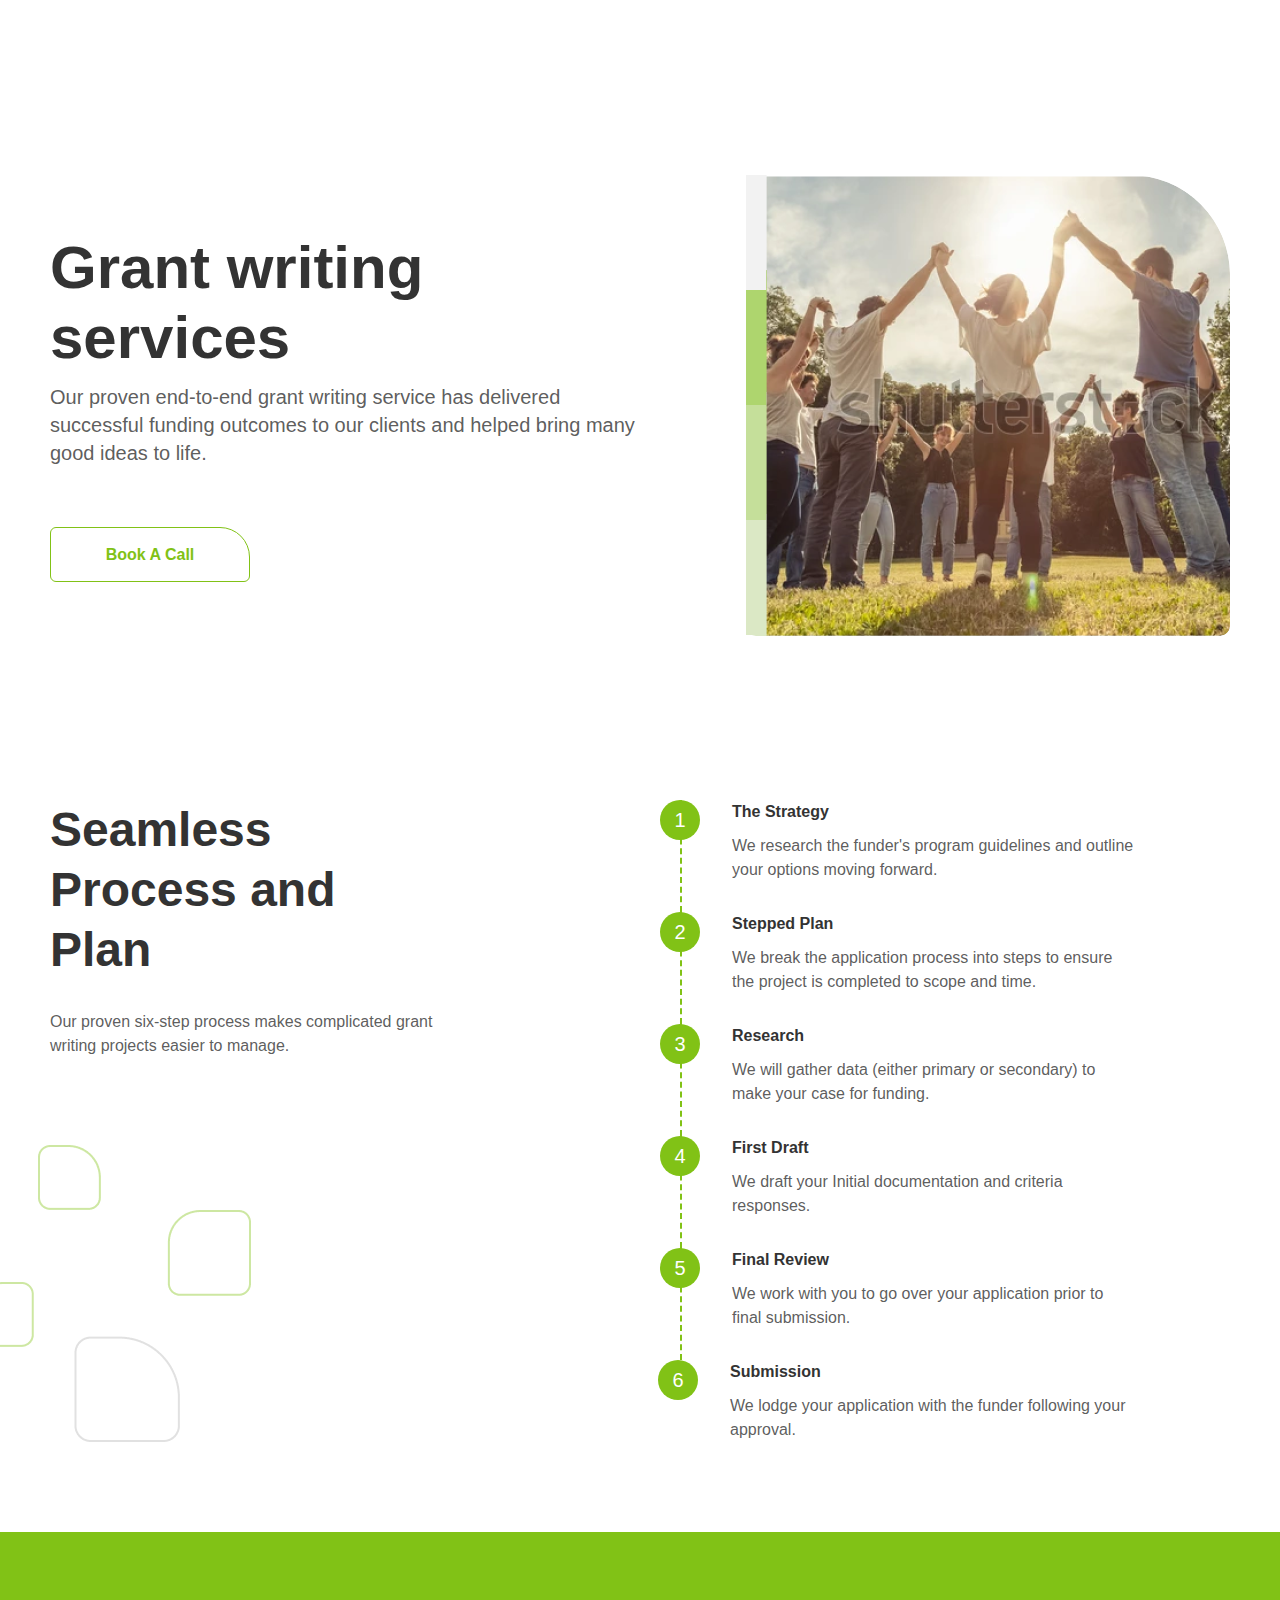
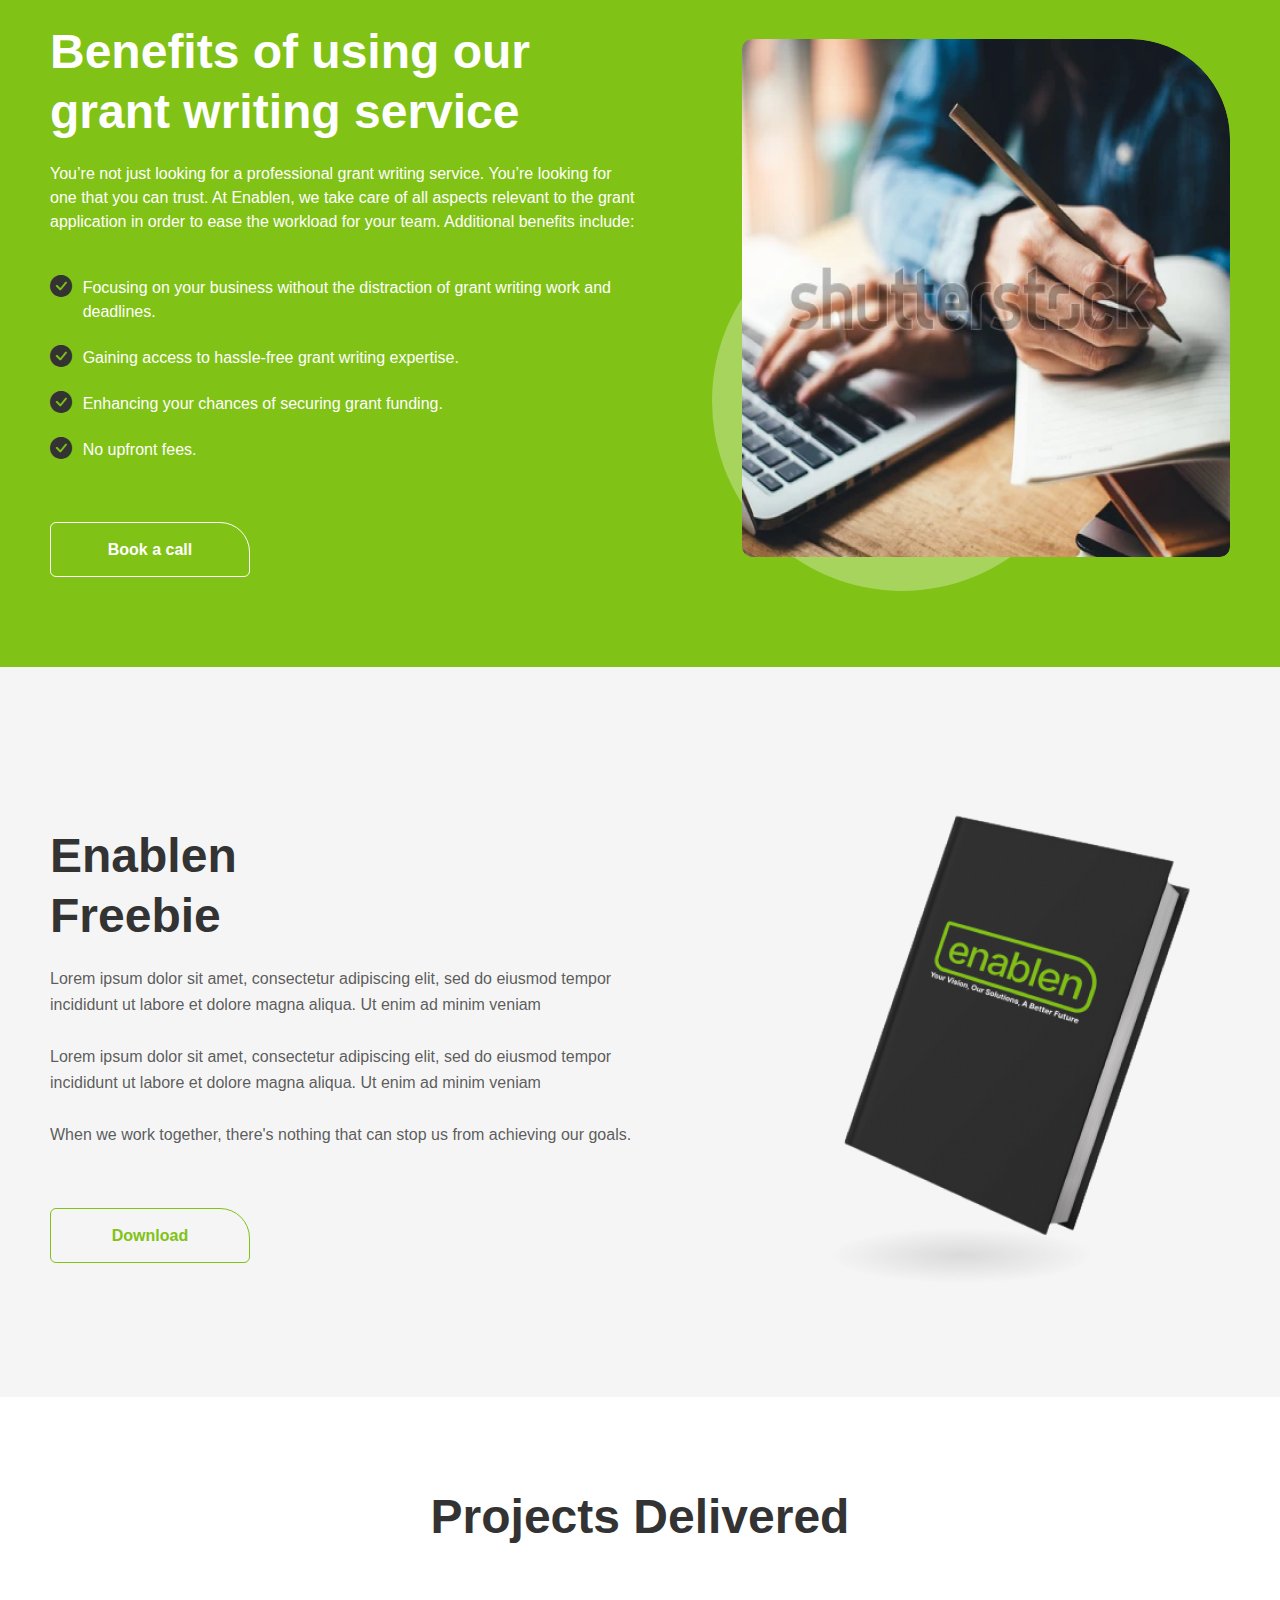
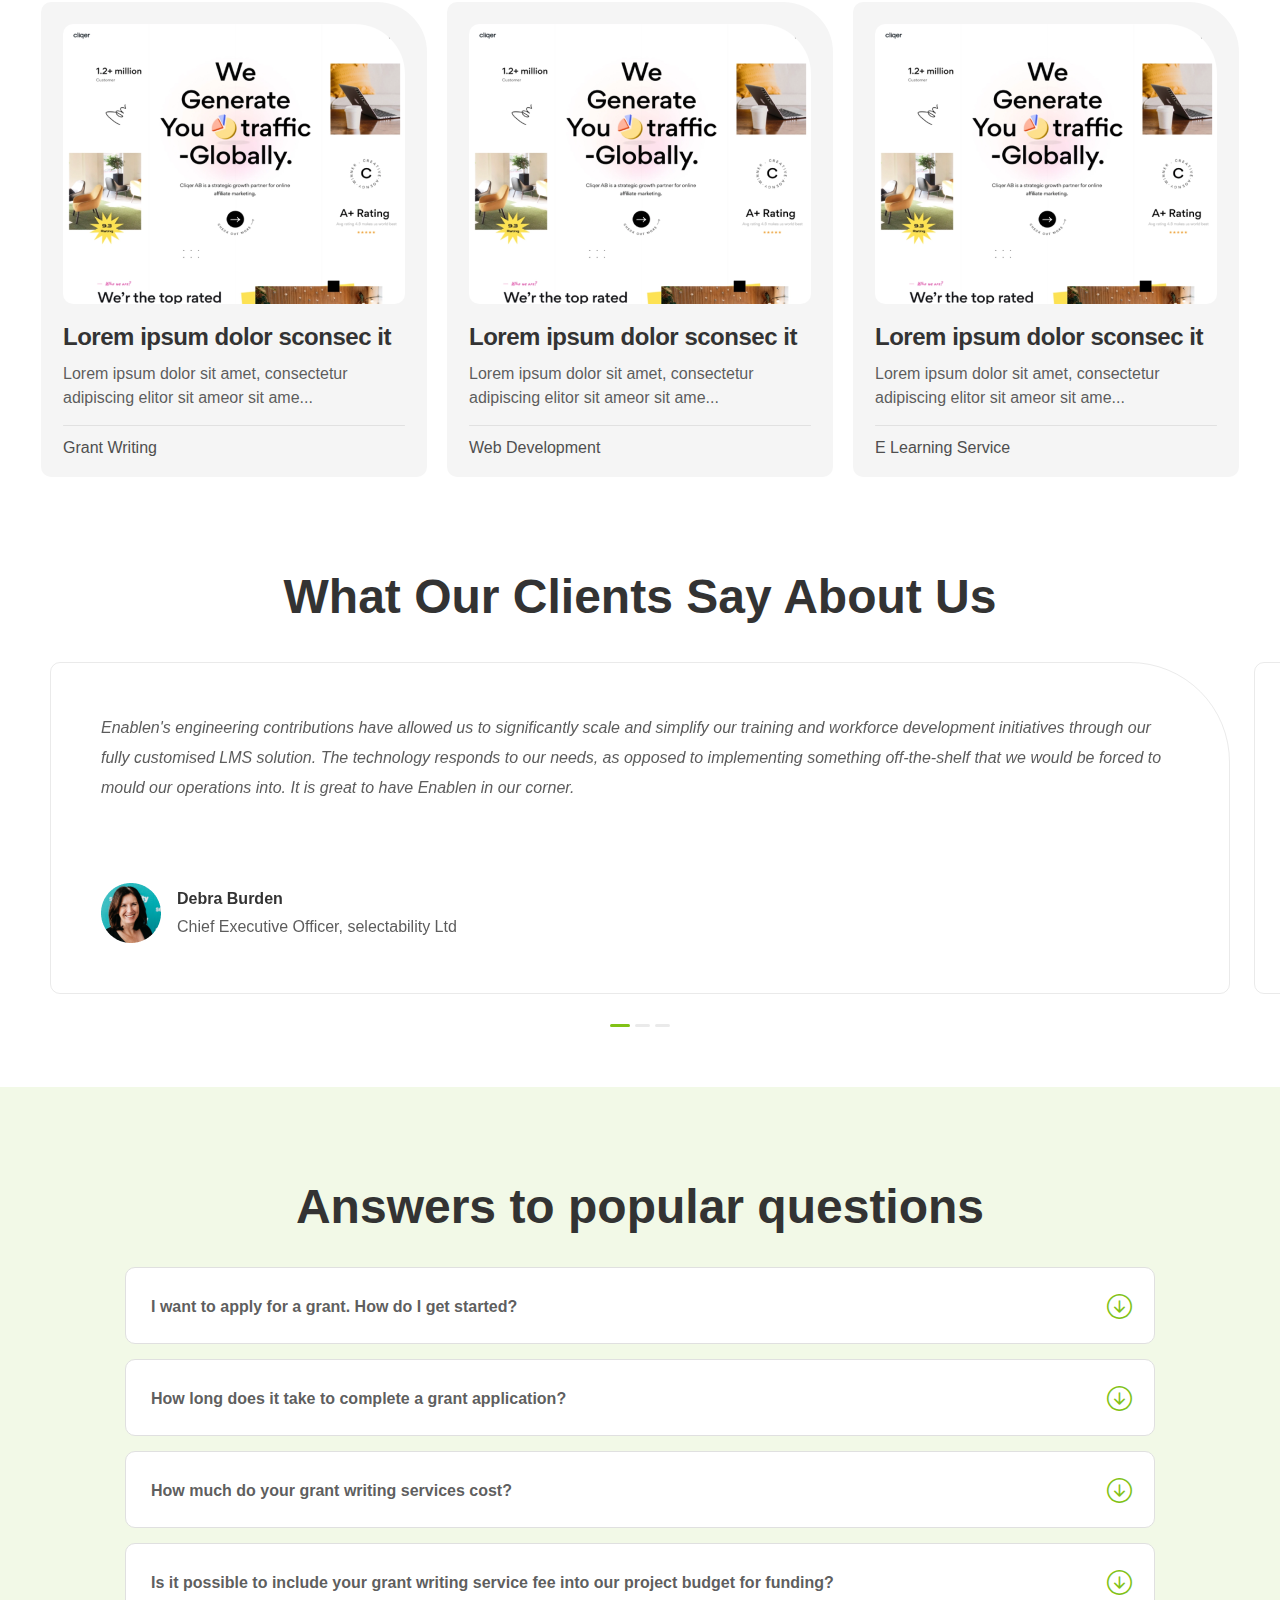
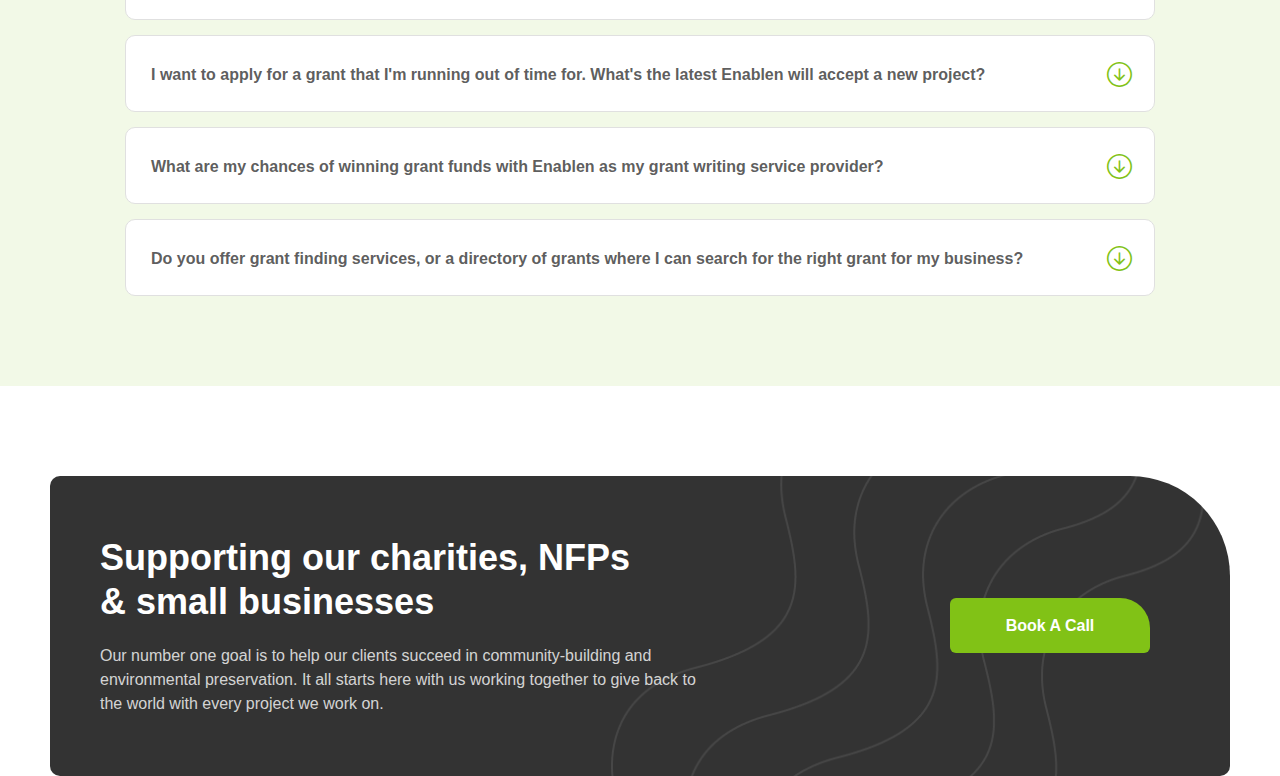
<file: grant_writing.html>
<!DOCTYPE html>
<html lang="en">

<head>
    <meta charset="UTF-8" />
    <meta http-equiv="X-UA-Compatible" content="IE=edge" />
    <meta name="viewport" content="width=device-width, initial-scale=1.0" />
    <title>Grant Writing - Enablen</title>
    <link rel="shortcut icon" href="./images/favicon.png" type="image/x-icon">
    <link rel="stylesheet" href="./css/style.css" />
</head>


<body class="grant_writing_page">

    <!-- Home/Hero Section Start  -->
    <section class="ltri_section home_section">
        <div class="content_section">
            <h1>Grant writing services</h1>
            <div class="spacer-10"></div>
            <p class="lg desc">Our proven end-to-end grant writing service has delivered successful funding outcomes to
                our clients and helped bring many good ideas to life.</p>
            <button type="button" class="btn outlined">Book A Call</button>
        </div>
        <div class="image_section">
            <div class="image_container">
                <div class="gradient_line_style">
                    <span></span>
                    <span></span>
                    <span></span>
                    <span></span>
                </div>
                <img src="./images/home_image.png" width="484" height="460" alt="">
            </div>
        </div>
    </section>
    <!-- Home/Hero Section End  -->



    <!-- Process And Plan Section Start  -->
    <section class="ltri_section align_start process_section">
        <div class="content_section">
            <h2 class="heading">Seamless Process and Plan</h2>
            <div class="spacer-30"></div>
            <p class="desc">Our proven six-step process makes complicated grant writing projects easier to manage.</p>
        </div>
        <div class="content_section">
            <div class="stepped_lsit">
                <div class="stepped_item">
                    <span class="num">1</span>
                    <div class="details">
                        <h5 class="heading">The Strategy</h5>
                        <p>We research the funder's program guidelines and outline your options moving forward.</p>
                    </div>
                </div>
                <div class="stepped_item">
                    <div class="num">2</div>
                    <div class="details">
                        <h5 class="heading">Stepped Plan</h5>
                        <p>We break the application process into steps to ensure the project is completed to scope and
                            time.
                        </p>
                    </div>
                </div>
                <div class="stepped_item">
                    <div class="num">3</div>
                    <div class="details">
                        <h5 class="heading">Research</h5>
                        <p>We will gather data (either primary or secondary) to make your case for funding.</p>
                    </div>
                </div>
                <div class="stepped_item">
                    <div class="num">4</div>
                    <div class="details">
                        <h5 class="heading">First Draft</h5>
                        <p>We draft your Initial documentation and criteria responses.</p>
                    </div>
                </div>
                <div class="stepped_item">
                    <div class="num">5</div>
                    <div class="details">
                        <h5 class="heading">Final Review</h5>
                        <p>We work with you to go over your application prior to final submission.</p>
                    </div>
                </div>

                <div class="stepped_item">
                    <div class="num">6</div>
                    <div class="details">
                        <h5 class="heading">Submission</h5>
                        <p>We lodge your application with the funder following your approval.</p>
                    </div>
                </div>
            </div>
        </div>
    </section>
    <!-- Process And Plan Section End  -->



    <!-- Benefit Section Start  -->
    <section class="ltri_section benifits_section">
        <div class="content_section">
            <h2 class="heading text-white">Benefits of using our grant writing service</h2>
            <div class="spacer-20"></div>
            <p class="desc text-white">You’re not just looking for a professional grant writing service. You’re looking
                for one that you can
                trust. At Enablen, we take care of all aspects relevant to the grant application in order to ease the
                workload for your team. Additional benefits include:
            </p>
            <div class="spacer-40"></div>
            <div class="checked_list">
                <div class="check_item">
                    <i class="bi bi-check-circle-fill"></i>
                    <p class="text-white">Focusing on your business without the distraction of grant writing work and
                        deadlines.</p>
                </div>
                <div class="check_item">
                    <i class="bi bi-check-circle-fill"></i>
                    <p class="text-white">Gaining access to hassle-free grant writing expertise.</p>
                </div>
                <div class="check_item">
                    <i class="bi bi-check-circle-fill"></i>
                    <p class="text-white">Enhancing your chances of securing grant funding.</p>
                </div>
                <div class="check_item">
                    <i class="bi bi-check-circle-fill"></i>
                    <p class="text-white">No upfront fees.</p>
                </div>
            </div>
            <a href="#" class="btn outlined white mt-15">Book a call</a>
        </div>
        <div class="image_section">
            <div class="image_container">
                <div class="backdrop_globe"></div>
                <img src="images/benefits.png" width="490" height="515" alt="">
            </div>
        </div>
    </section>
    <!-- Benefit Section End  -->



    <!-- Enablen Freebie Section Start  -->
    <section class="ltri_section freebie_section">
        <div class="content_section">
            <h2 class="heading">Enablen Freebie</h2>
            <div class="spacer-20"></div>
            <p class="desc">
                Lorem ipsum dolor sit amet, consectetur adipiscing elit, sed do eiusmod tempor incididunt ut labore et
                dolore magna aliqua. Ut enim ad minim veniam
                <br><br>
                Lorem ipsum dolor sit amet, consectetur adipiscing elit, sed do eiusmod tempor incididunt ut labore et
                dolore magna aliqua. Ut enim ad minim veniam
                <br><br>
                When we work together, there's nothing that can stop us from achieving our goals.
            </p>
            <div class="spacer-60"></div>
            <button type="button" class="btn outlined">Download</button>
        </div>
        <div class="image_section">
            <div class="image_container">
                <div class="freebie_img_drop_shadow"></div>
                <img src="images/book.png" class="contain" width="372" height="440" />
            </div>
        </div>
    </section>
    <!-- Enablen Freebie Section End  -->



    <!-- Delivered Projects Section Start -->
    <section class="projects_section">
        <h2 class="heading">Projects Delivered</h2>
        <div class="projects_container">
            <div class="projects">
                <div class="project_item">
                    <img src="./images/product.png" width="346" height="280" alt="">
                    <div class="project_info">
                        <h4 class="name text-black">Lorem ipsum dolor sconsec it</h4>
                        <p class="desc">Lorem ipsum dolor sit amet, consectetur adipiscing elitor sit ameor sit ame...
                        </p>
                        <span class="divider mt-5"></span>
                        <strong>Grant Writing</strong>
                    </div>
                </div>
                <div class="project_item">
                    <img src="./images/product.png" width="346" height="280" alt="">
                    <div class="project_info">
                        <h4 class="name text-black">Lorem ipsum dolor sconsec it</h4>
                        <p class="desc">Lorem ipsum dolor sit amet, consectetur adipiscing elitor sit ameor sit ame...
                        </p>
                        <span class="divider mt-5"></span>
                        <strong>Web Development</strong>
                    </div>
                </div>
                <div class="project_item">
                    <img src="./images/product.png" width="346" height="280" alt="">
                    <div class="project_info">
                        <h4 class="name text-black">Lorem ipsum dolor sconsec it</h4>
                        <p class="desc">Lorem ipsum dolor sit amet, consectetur adipiscing elitor sit ameor sit ame...
                        </p>
                        <span class="divider mt-5"></span>
                        <strong>E Learning Service</strong>
                    </div>
                </div>
            </div>
        </div>
    </section>
    <!-- Delivered Projects Section Start -->

    <!-- Reviews Section Start -->
    <section class="reviews_section">
        <h2 class="heading">What Our Clients Say About Us</h2>
        <div id="reviews_section_slider" class="reviews">
            <div class="embla__container">
                <div class="review_item embla__slide">
                    <p class="review_text">Enablen's engineering contributions have allowed us to significantly scale
                        and
                        simplify our training and workforce development initiatives through our fully customised LMS
                        solution. The technology responds to our needs, as opposed to implementing something
                        off-the-shelf
                        that we would be forced to mould our operations into. It is great to have Enablen in our corner.
                    </p>
                    <div class="review_user">
                        <img src="./images/user_image.png" class="user_image" width="60" height="60" alt="">
                        <div class="user_info">
                            <p class="username text-black">Debra Burden</p>
                            <p class="desc">Chief Executive Officer, selectability Ltd</p>
                        </div>
                    </div>
                </div>
                <div class="review_item embla__slide">
                    <p class="review_text">Enablen's engineering contributions have allowed us to significantly scale
                        and
                        simplify our training and workforce development initiatives through our fully customised LMS
                        solution. The technology responds to our needs, as opposed to implementing something
                        off-the-shelf
                        that we would be forced to mould our operations into. It is great to have Enablen in our corner.
                    </p>
                    <div class="review_user">
                        <img src="./images/user_image.png" class="user_image" width="60" height="60" alt="">
                        <div class="user_info">
                            <p class="username text-black">Debra Burden</p>
                            <p class="desc">Chief Executive Officer, selectability Ltd</p>
                        </div>
                    </div>
                </div>
                <div class="review_item embla__slide">
                    <p class="review_text">Enablen's engineering contributions have allowed us to significantly scale
                        and
                        simplify our training and workforce development initiatives through our fully customised LMS
                        solution. The technology responds to our needs, as opposed to implementing something
                        off-the-shelf
                        that we would be forced to mould our operations into. It is great to have Enablen in our corner.
                    </p>
                    <div class="review_user">
                        <img src="./images/user_image.png" class="user_image" width="60" height="60" alt="">
                        <div class="user_info">
                            <p class="username text-black">Debra Burden</p>
                            <p class="desc">Chief Executive Officer, selectability Ltd</p>
                        </div>
                    </div>
                </div>
            </div>
        </div>
        <div class="spacer-30"></div>
        <div id="reviews_slider_indicators" class="slider_indicators">
            <!-- <div class="indicator"></div>
            <div  class="indicator"></div>
            <div class="indicator"></div> -->
        </div>
    </section>
    <!-- Reviews Section End -->


    <!-- FAQs Section Start  -->
    <section class="questions_section">
        <h2 class="heading">Answers to popular questions</h2>
        <div class="questions">
            <div class="question_item">
                <div class="question_head">
                    <p class="question_text">I want to apply for a grant. How do I get started?</p>
                    <i class="question_expand_icon bi bi-arrow-down-circle"></i>
                </div>
                <p class="question_answer">Lorem ipsum dolor sit amet, consectetur adipiscing elit, sed do eiusmod
                    tempor incididunt ut labore et dolore magna aliqua. Ut enim ad minim veniam Lorem ipsum dolor sit
                    amet, consectetur adipiscing elit, sed do eiusmod tempor incididunt ut labore et dolore magna
                    aliqua. Ut enim ad minim veniam</p>
            </div>
            <div class="question_item">
                <div class="question_head">
                    <p class="question_text">How long does it take to complete a grant application?</p>
                    <i class="question_expand_icon bi bi-arrow-down-circle"></i>
                </div>
                <p class="question_answer">Lorem ipsum dolor sit amet, consectetur adipiscing elit, sed do eiusmod
                    tempor incididunt ut labore et dolore magna aliqua. Ut enim ad minim veniam Lorem ipsum dolor sit
                    amet, consectetur adipiscing elit, sed do eiusmod tempor incididunt ut labore et dolore magna
                    aliqua. Ut enim ad minim veniam</p>
            </div>
            <div class="question_item">
                <div class="question_head">
                    <p class="question_text">How much do your grant writing services cost?</p>
                    <i class="question_expand_icon bi bi-arrow-down-circle"></i>
                </div>
                <p class="question_answer">Lorem ipsum dolor sit amet, consectetur adipiscing elit, sed do eiusmod
                    tempor incididunt ut labore et dolore magna aliqua. Ut enim ad minim veniam Lorem ipsum dolor sit
                    amet, consectetur adipiscing elit, sed do eiusmod tempor incididunt ut labore et dolore magna
                    aliqua. Ut enim ad minim veniam</p>
            </div>
            <div class="question_item">
                <div class="question_head">
                    <p class="question_text">Is it possible to include your grant writing service fee into our project
                        budget for funding?</p>
                    <i class="question_expand_icon bi bi-arrow-down-circle"></i>
                </div>
                <p class="question_answer">Lorem ipsum dolor sit amet, consectetur adipiscing elit, sed do eiusmod
                    tempor incididunt ut labore et dolore magna aliqua. Ut enim ad minim veniam Lorem ipsum dolor sit
                    amet, consectetur adipiscing elit, sed do eiusmod tempor incididunt ut labore et dolore magna
                    aliqua. Ut enim ad minim veniam</p>
            </div>
            <div class="question_item">
                <div class="question_head">
                    <p class="question_text">I want to apply for a grant that I'm running out of time for. What's the
                        latest
                        Enablen will accept a new project?</p>
                    <i class="question_expand_icon bi bi-arrow-down-circle"></i>
                </div>
                <p class="question_answer">Lorem ipsum dolor sit amet, consectetur adipiscing elit, sed do eiusmod
                    tempor incididunt ut labore et dolore magna aliqua. Ut enim ad minim veniam Lorem ipsum dolor sit
                    amet, consectetur adipiscing elit, sed do eiusmod tempor incididunt ut labore et dolore magna
                    aliqua. Ut enim ad minim veniam</p>
            </div>
            <div class="question_item">
                <div class="question_head">
                    <p class="question_text">What are my chances of winning grant funds with Enablen as my grant writing
                        service provider?</p>
                    <i class="question_expand_icon bi bi-arrow-down-circle"></i>
                </div>
                <p class="question_answer">Lorem ipsum dolor sit amet, consectetur adipiscing elit, sed do eiusmod
                    tempor incididunt ut labore et dolore magna aliqua. Ut enim ad minim veniam Lorem ipsum dolor sit
                    amet, consectetur adipiscing elit, sed do eiusmod tempor incididunt ut labore et dolore magna
                    aliqua. Ut enim ad minim veniam</p>
            </div>
            <div class="question_item">
                <div class="question_head">
                    <p class="question_text">Do you offer grant finding services, or a directory of grants where I can
                        search for the right grant for my business?</p>
                    <i class="question_expand_icon bi bi-arrow-down-circle"></i>
                </div>
                <p class="question_answer">Lorem ipsum dolor sit amet, consectetur adipiscing elit, sed do eiusmod
                    tempor incididunt ut labore et dolore magna aliqua. Ut enim ad minim veniam Lorem ipsum dolor sit
                    amet, consectetur adipiscing elit, sed do eiusmod tempor incididunt ut labore et dolore magna
                    aliqua. Ut enim ad minim veniam</p>
            </div>
        </div>
    </section>
    <!-- FAQs Section End -->


    <!-- CTA Section Start  -->
    <div class="cta_section">
        <div class="content">
            <div class="section_left">
                <h3 class="heading text-white">
                    Supporting our charities, NFPs <br> & small businesses
                </h3>
                <p class="desc text-white-80">
                    Our number one goal is to help our clients succeed in community-building and environmental
                    preservation. It all starts here with us working together to give back to the world with every
                    project we work on. </p>
            </div>
            <div class="section_right">
                <a href="" class="btn filled">Book A Call</a>
            </div>
        </div>
    </div>
    <!-- CTA Section End  -->



    <!-- HTML Custom SVG Loader Scripts -->
    <script src="./scripts/components/custom-svg.js"></script>
    <!-- Embla Carousel Script -->
    <script src="../scripts/embla/embla-carousel.js"></script>
    <!-- Projects Section Script  -->
    <script src="./scripts/components/projects_section.js"></script>
    <!-- Reviews Section Slider Script -->
    <script src="./scripts/components/reviews_slider.js"></script>
    <!-- FAQs Section Script -->
    <script src="./scripts/components/questions_section.js"></script>
</body>

</html>
</file>
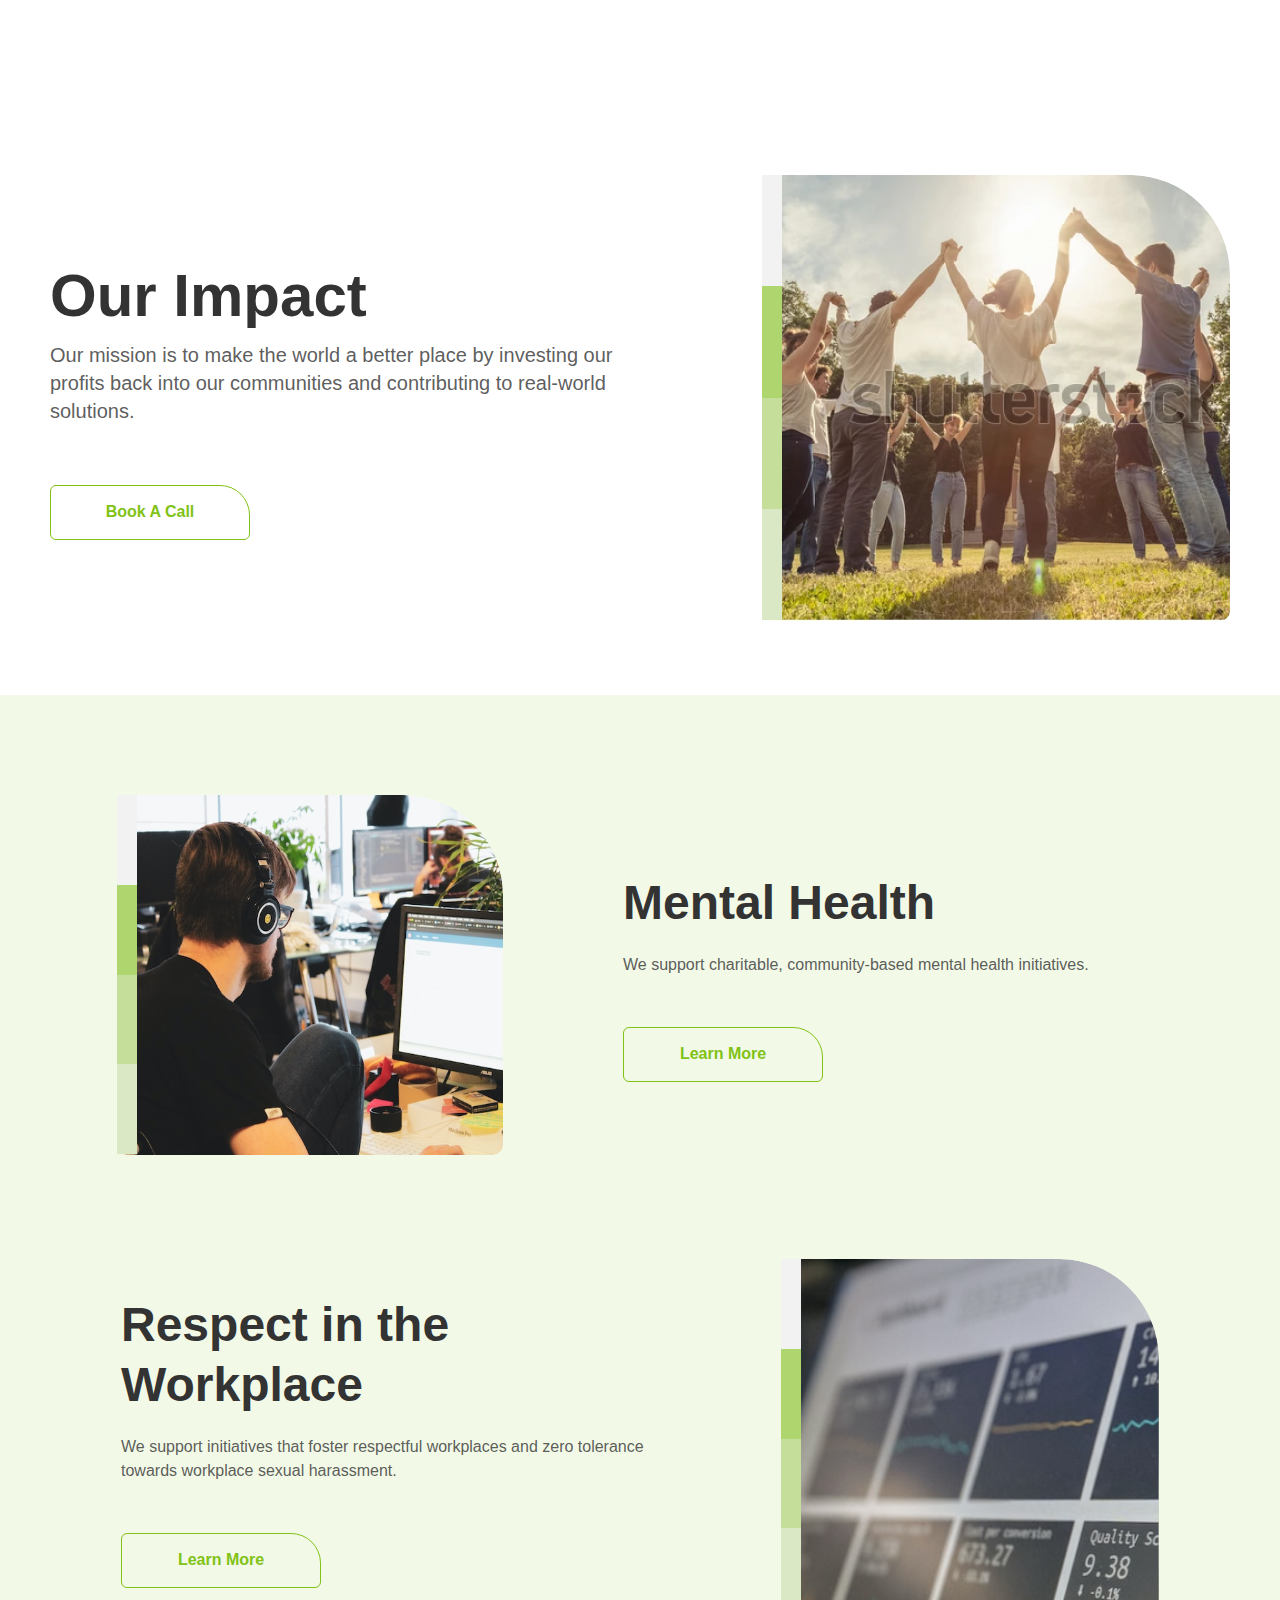
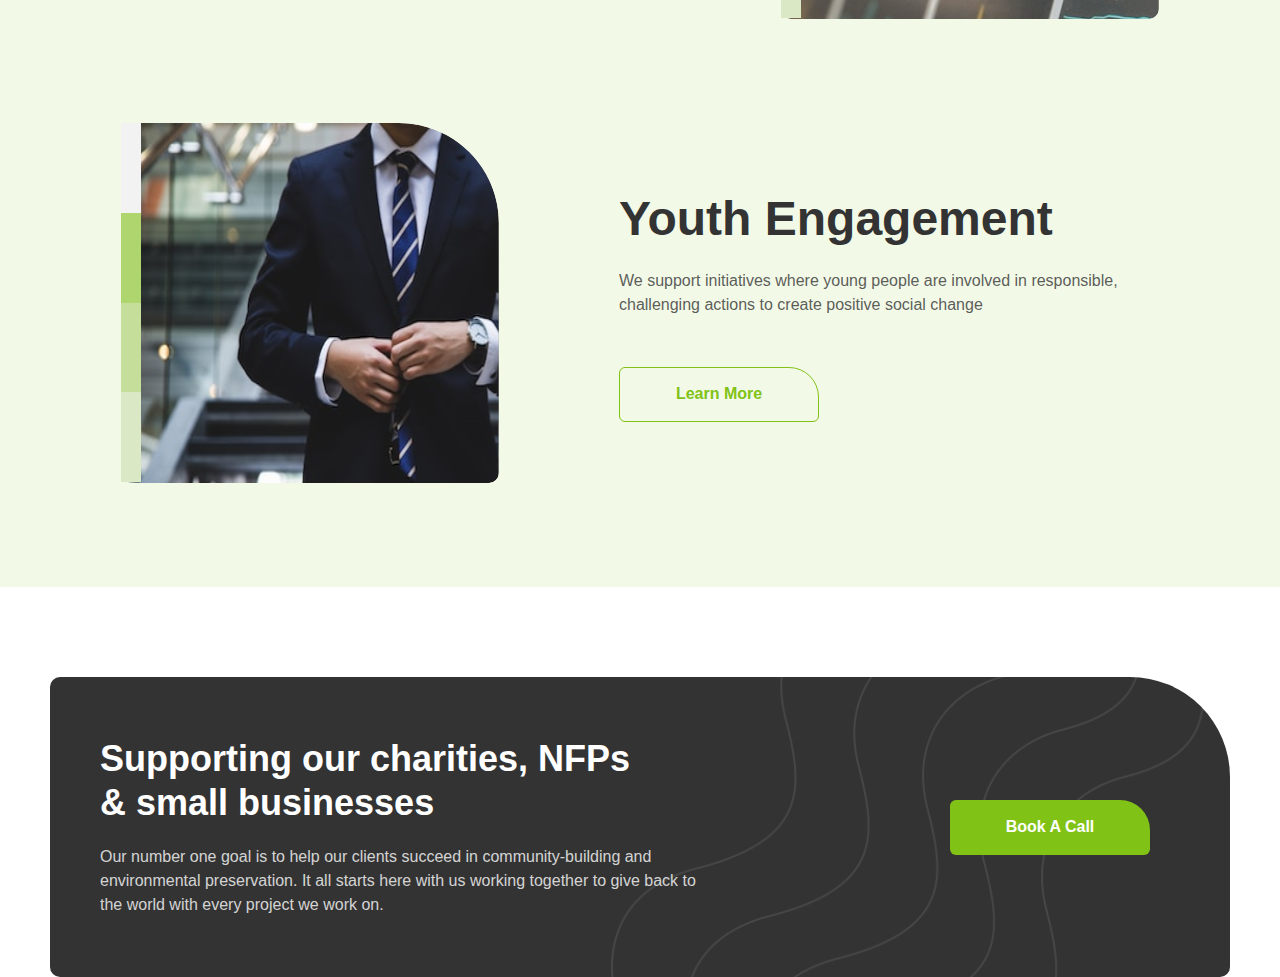
<file: our_impact.html>
<!DOCTYPE html>
<html lang="en">

<head>
    <meta charset="UTF-8" />
    <meta http-equiv="X-UA-Compatible" content="IE=edge" />
    <meta name="viewport" content="width=device-width, initial-scale=1.0" />
    <title>Our Impact - Enablen</title>
    <link rel="shortcut icon" href="./images/favicon.png" type="image/x-icon">
    <link rel="stylesheet" href="./css/style.css" />
</head>


<body class="our_impact_page">

    <section class="ltri_section home_section">
        <div class="content_section">
            <h1>Our Impact</h1>
            <div class="spacer-10"></div>
            <p class="lg desc">Our mission is to make the world a better place by investing our profits back into our
                communities and contributing to real-world solutions.</p>
            <button type="button" class="btn outlined">Book A Call</button>
        </div>
        <div class="image_section">
            <div class="image_container">
                <div class="gradient_line_style">
                    <span></span>
                    <span></span>
                    <span></span>
                    <span></span>
                </div>
                <img src="images/our_impact.webp" width="484" height="460" alt="" class="home_image">
            </div>
        </div>
    </section>




    <section class="gridded_section">
        <div class="ltri_section gap-web-120 gap-mobile-30 max-1000">
            <div class="image_section">
                <div class="image_container">
                    <div class="gradient_line_style">
                        <span></span>
                        <span></span>
                        <span></span>
                        <span></span>
                    </div>
                    <img src="./images/mental_health.svg" width="386" height="360" alt="">
                </div>
            </div>
            <div class="content_section">
                <h2 class="heading">Mental Health</h2>
                <p class="desc">We support charitable, community-based mental health initiatives.</p>
                <a href="/our_impact_detail.php" class="btn outlined mt-50">Learn More</a>
            </div>
        </div>
        <div class="ltri_section reverse_in_web gap-web-120 gap-mobile-30 max-1000">
            <div class="image_section">
                <div class="image_container">
                    <div class="gradient_line_style">
                        <span></span>
                        <span></span>
                        <span></span>
                        <span></span>
                    </div>
                    <img src="./images/respect_in_workplace.svg" width="386" height="360" alt="">
                </div>
            </div>
            <div class="content_section">
                <h2 class="heading">Respect in the Workplace</h2>
                <p class="desc">We support initiatives that foster respectful workplaces and zero tolerance towards
                    workplace sexual harassment.</p>
                <a href="/our_impact_detail.php" class="btn outlined mt-50">Learn More</a>
            </div>
        </div>
        <div class="ltri_section gap-web-120 gap-mobile-30 max-1000">
            <div class="image_section">
                <div class="image_container">
                    <div class="gradient_line_style">
                        <span></span>
                        <span></span>
                        <span></span>
                        <span></span>
                    </div>
                    <img src="./images/youth_engagement.svg" width="386" height="360" alt="">
                </div>
            </div>
            <div class="content_section">
                <h2 class="heading">Youth Engagement</h2>
                <p class="desc">We support initiatives where young people are involved in responsible, challenging
                    actions to create positive social change</p>
                <a href="/our_impact_detail.php" class="btn outlined mt-50">Learn More</a>
            </div>
        </div>
    </section>


    <!-- CTA Section Start  -->
    <div class="cta_section">
        <div class="content">
            <div class="section_left">
                <h3 class="heading text-white">
                    Supporting our charities, NFPs <br> & small businesses
                </h3>
                <p class="desc text-white-80">
                    Our number one goal is to help our clients succeed in community-building and environmental
                    preservation. It all starts here with us working together to give back to the world with every
                    project we work on. </p>
            </div>
            <div class="section_right">
                <a href="" class="btn filled">Book A Call</a>
            </div>
        </div>
    </div>
    <!-- CTA Section End  -->



    <!-- HTML Custom SVG Loader Scripts -->
    <script src="./scripts/components/custom-svg.js"></script>
</body>

</html>
</file>
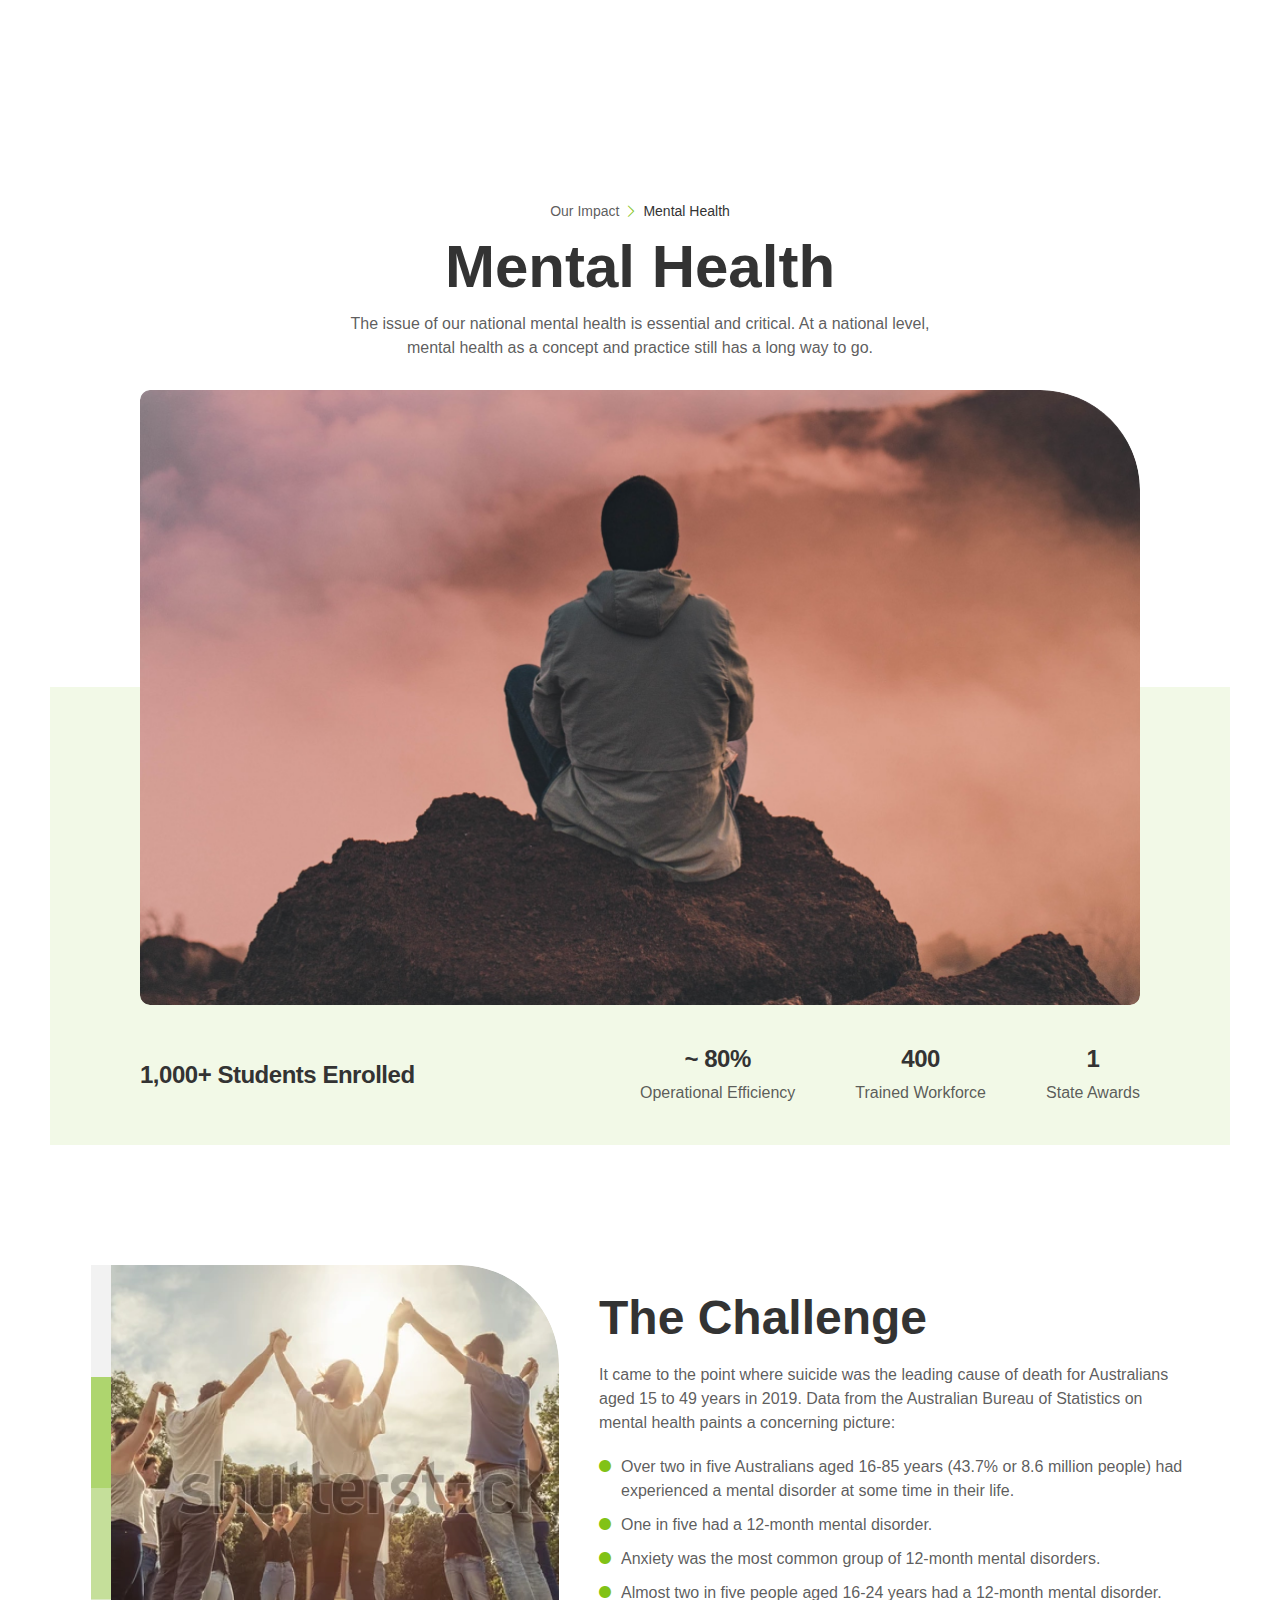
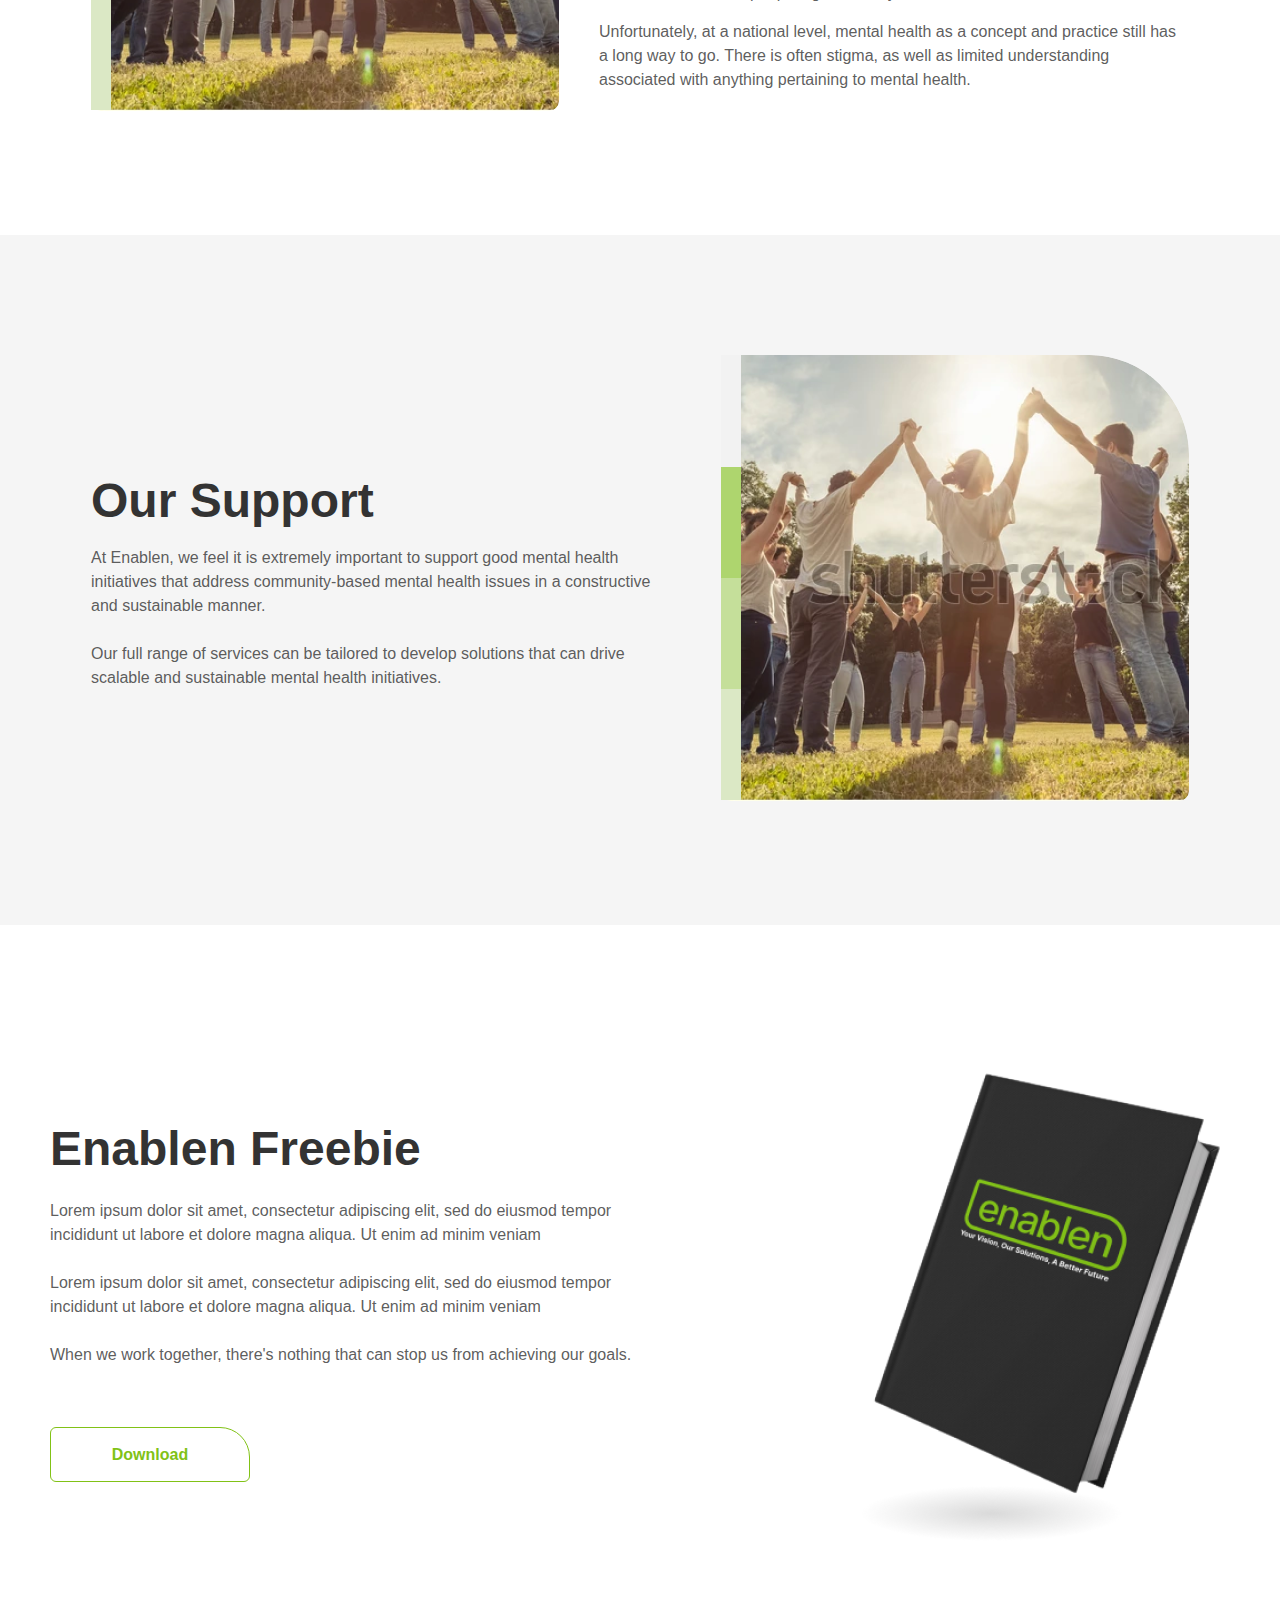
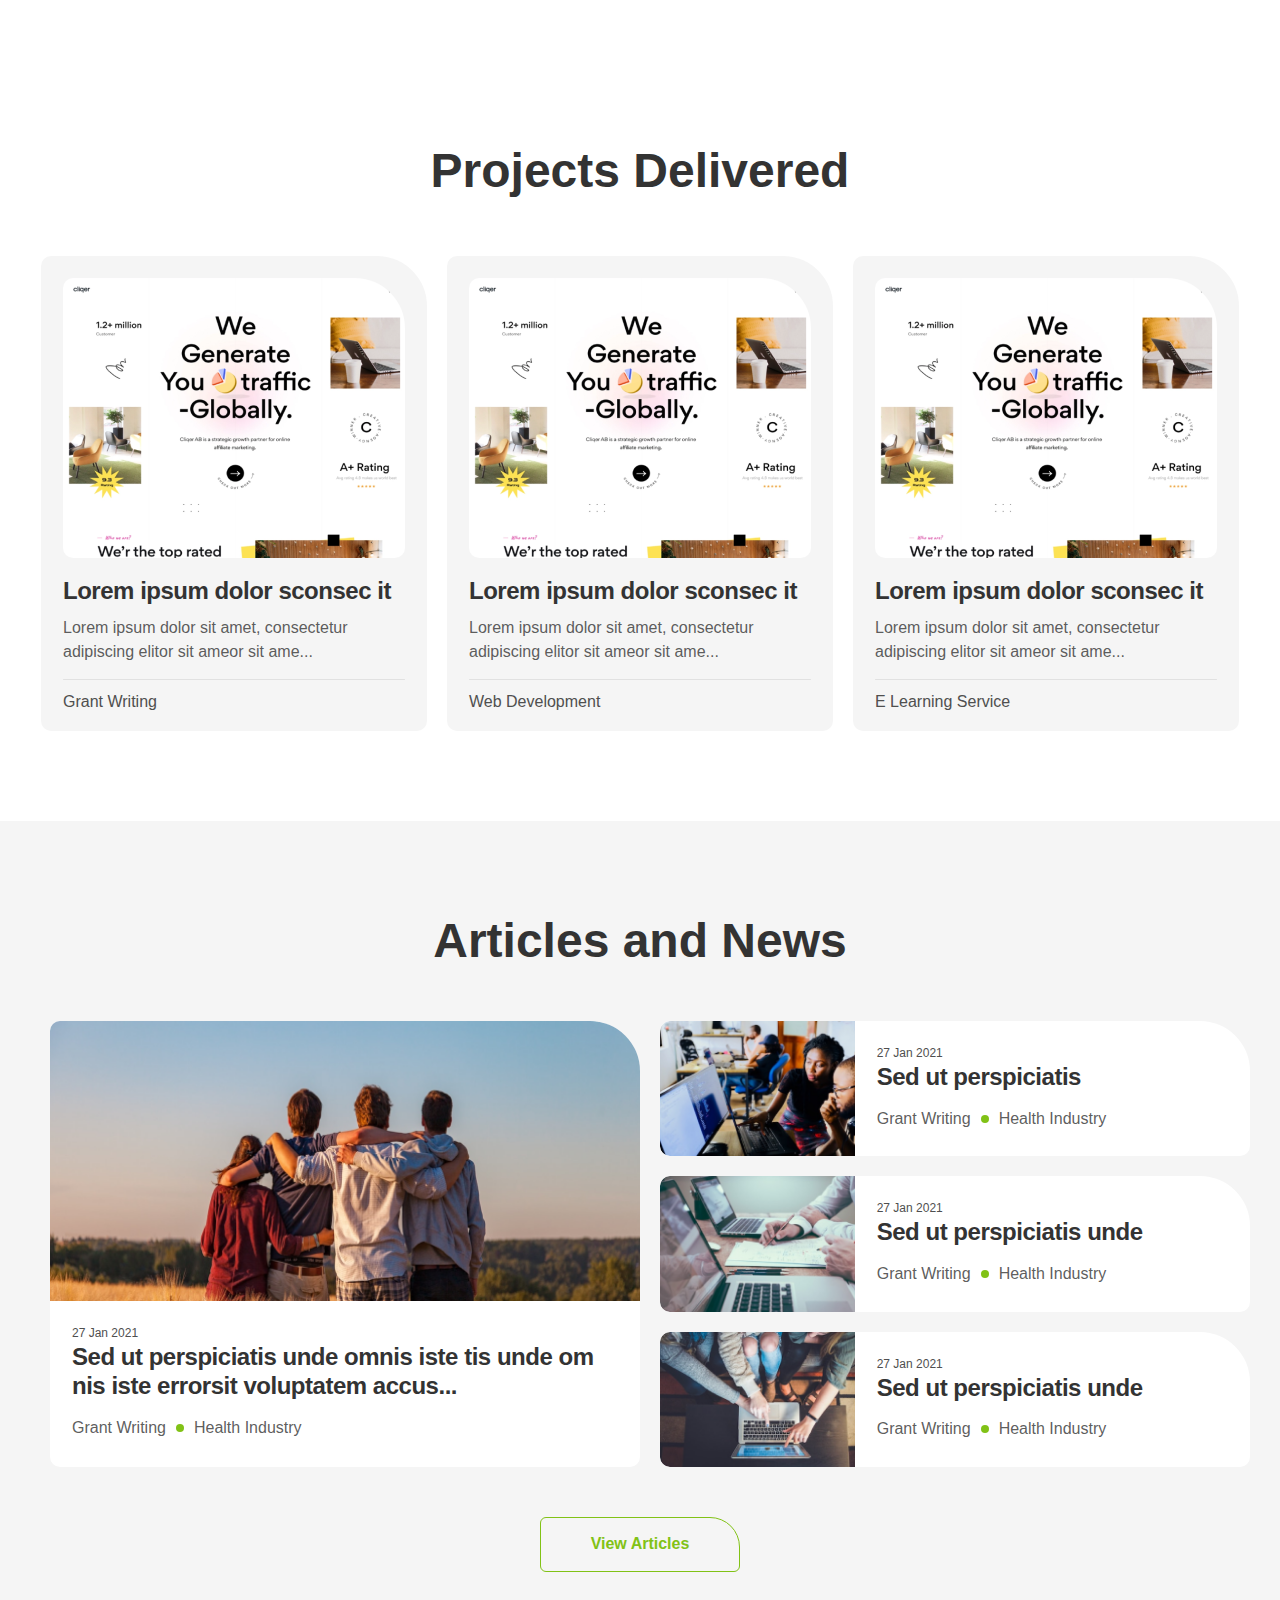
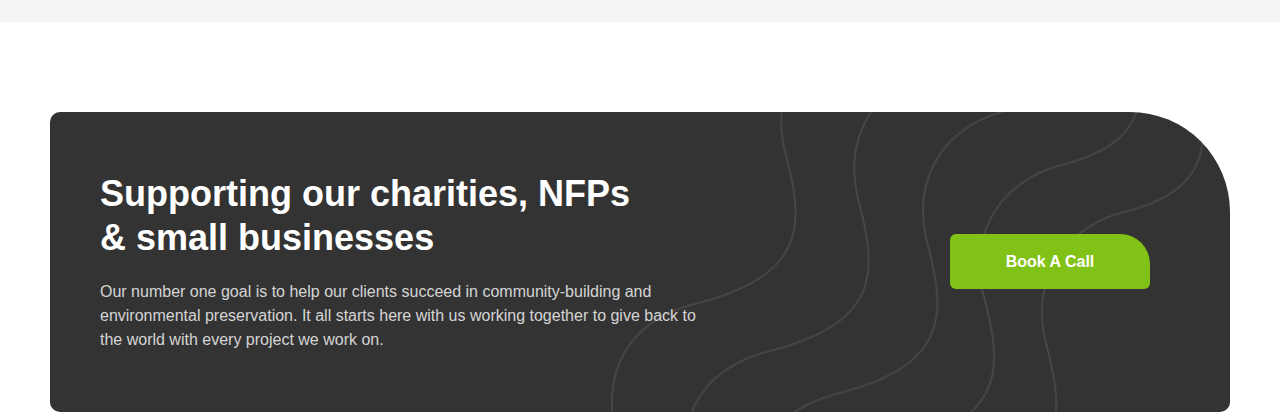
<file: our_impact_detail.html>
<!DOCTYPE html>
<html lang="en">

<head>
    <meta charset="UTF-8" />
    <meta http-equiv="X-UA-Compatible" content="IE=edge" />
    <meta name="viewport" content="width=device-width, initial-scale=1.0" />
    <title>Our Impact Detail - Enablen</title>
    <link rel="shortcut icon" href="./images/favicon.png" type="image/x-icon">
    <link rel="stylesheet" href="./css/style.css" />
</head>

<body class="our_impact_detail_page">


    <!-- Home / Hero Section Start  -->
    <section class="home_section">
        <div class="links">
            <a href="/our_impact.php" class="text-black-80">Our Impact</a>
            <i class="text-green text-bold bi bi-chevron-right"></i>
            <a href="/our_impact_detail.php" class="text-black text-500">Mental Health</a>
        </div>
        <div class="spacer-10"></div>
        <h1 class="heading">Mental Health</h1>
        <div class="spacer-10"></div>
        <p class="desc">The issue of our national mental health is essential and critical. At a national level, mental
            health as a concept and practice still has a long way to go.</p>
        <div class="spacer-30"></div>
        <img src="./images/mental_health_home.png" width="996" height="613" alt="" class="home_image">
        <div class="spacer-40"></div>
        <div class="stats_info">
            <h4>1,000+ Students Enrolled</h4>
            <div class="stats_list">
                <div class="stat_item">
                    <h4 class="text-black text-center">~ 80%</h4>
                    <p class="text-center">Operational Efficiency</p>
                </div>
                <div class="stat_item">
                    <h4 class="text-black text-center">400</h4>
                    <p class="text-center">Trained Workforce</p>
                </div>
                <div class="stat_item">
                    <h4 class="text-black text-center">1</h4>
                    <p class="text-center">State Awards</p>
                </div>
            </div>
        </div>
    </section>
    <!-- Home / Hero Section End  -->



    <section class="ltri_section max-1000 challenge_section">
        <div class="image_section">
            <div class="image_container">
                <div class="gradient_line_style">
                    <span></span>
                    <span></span>
                    <span></span>
                    <span></span>
                </div>
                <img src="images/our_impact.webp" width="468" height="446" alt="">
            </div>
        </div>
        <div class="content_section">
            <h2 class="heading">The Challenge</h2>
            <div class="spacer-15"></div>
            <p class="desc">It came to the point where suicide was the leading cause of death for Australians aged 15 to
                49 years in 2019. Data from the Australian Bureau of Statistics on mental health paints a concerning
                picture:</p>
            <div class="spacer-20"></div>
            <div class="dotted_list gap-10 green">
                <div class="dotted_item">
                    <i class="bi bi-circle-fill"></i>
                    <p>Over two in five Australians aged 16-85 years (43.7% or 8.6 million people) had experienced a
                        mental disorder at some time in their life.</p>
                </div>
                <div class="dotted_item">
                    <i class="bi bi-circle-fill"></i>
                    <p>One in five had a 12-month mental disorder.</p>
                </div>
                <div class="dotted_item">
                    <i class="bi bi-circle-fill"></i>
                    <p>Anxiety was the most common group of 12-month mental disorders.</p>
                </div>
                <div class="dotted_item">
                    <i class="bi bi-circle-fill"></i>
                    <p>Almost two in five people aged 16-24 years had a 12-month mental disorder.</p>
                </div>
            </div>
            <div class="spacer-15"></div>
            <p class="desc">Unfortunately, at a national level, mental health as a concept and practice still has a long
                way to go. There is often stigma, as well as limited understanding associated with anything pertaining
                to mental health.</p>
        </div>
    </section>


    <!-- Our Support Section Start  -->
    <section class="ltri_section max-1000 support_section">
        <div class="content_section">
            <h2 class="heading">Our Support</h2>
            <div class="spacer-15"></div>
            <p class="desc">
                At Enablen, we feel it is extremely important to support good mental health initiatives that address
                community-based mental health issues in a constructive and sustainable manner.
                <br><br>
                Our full range of services can be tailored to develop solutions that can drive scalable and sustainable
                mental health initiatives.
            </p>
        </div>
        <div class="image_section">
            <div class="image_container">
                <div class="gradient_line_style">
                    <span></span>
                    <span></span>
                    <span></span>
                    <span></span>
                </div>
                <img src="images/our_impact.webp" width="468" height="446" alt="">
            </div>
        </div>
    </section>
    <!-- Our Support Section End  -->


    <!-- Enablen Freebie Section Start  -->
    <section class="ltri_section freebie_section">
        <div class="content_section">
            <h2 class="heading">Enablen Freebie</h2>
            <div class="spacer-20"></div>
            <p class="desc">
                Lorem ipsum dolor sit amet, consectetur adipiscing elit, sed do eiusmod tempor incididunt ut labore et
                dolore magna aliqua. Ut enim ad minim veniam
                <br><br>
                Lorem ipsum dolor sit amet, consectetur adipiscing elit, sed do eiusmod tempor incididunt ut labore et
                dolore magna aliqua. Ut enim ad minim veniam
                <br><br>
                When we work together, there's nothing that can stop us from achieving our goals.
            </p>
            <div class="spacer-60"></div>
            <button type="button" class="btn outlined">Download</button>
        </div>
        <div class="image_section">
            <img src="images/book.png" class="contain" width="372" height="440" />
        </div>
    </section>
    <!-- Enablen Freebie Section End  -->

    <!-- Delivered Projects Section Start -->
    <section class="projects_section">
        <h2 class="heading">Projects Delivered</h2>
        <div class="projects_container">
            <div class="projects">
                <div class="project_item">
                    <img src="./images/product.png" width="346" height="280" alt="">
                    <div class="project_info">
                        <h4 class="name text-black">Lorem ipsum dolor sconsec it</h4>
                        <p class="desc">Lorem ipsum dolor sit amet, consectetur adipiscing elitor sit ameor sit ame...
                        </p>
                        <span class="divider mt-5"></span>
                        <strong>Grant Writing</strong>
                    </div>
                </div>
                <div class="project_item">
                    <img src="./images/product.png" width="346" height="280" alt="">
                    <div class="project_info">
                        <h4 class="name text-black">Lorem ipsum dolor sconsec it</h4>
                        <p class="desc">Lorem ipsum dolor sit amet, consectetur adipiscing elitor sit ameor sit ame...
                        </p>
                        <span class="divider mt-5"></span>
                        <strong>Web Development</strong>
                    </div>
                </div>
                <div class="project_item">
                    <img src="./images/product.png" width="346" height="280" alt="">
                    <div class="project_info">
                        <h4 class="name text-black">Lorem ipsum dolor sconsec it</h4>
                        <p class="desc">Lorem ipsum dolor sit amet, consectetur adipiscing elitor sit ameor sit ame...
                        </p>
                        <span class="divider mt-5"></span>
                        <strong>E Learning Service</strong>
                    </div>
                </div>
            </div>
        </div>
    </section>
    <!-- Delivered Projects Section Start -->


    <!-- News And Articles Section Start -->
    <section class="articles_and_news_section">
        <h2 class="heading">Articles and News</h2>
        <div class="articles">
            <div class="article featured">
                <img src="./images/articles_and_news_section_1.png" width="590" height="278" alt="">
                <div class="article_info">
                    <p class="strong xsm">27 Jan 2021</p>
                    <a href="./article_detail.php" class="h4 mt-10">Sed ut perspiciatis unde omnis iste tis unde om nis
                        iste errorsit
                        voluptatem accus...</a>
                    <div class="tags mt-15">
                        <p class="tag_item">Grant Writing</p>
                        <p class="tag_item">Health Industry</p>
                    </div>
                </div>
            </div>
            <div class="article ">
                <img src="./images/articles_and_news_2.png" width="590" height="278" alt="">
                <div class="article_info">
                    <p class="strong xsm">27 Jan 2021</p>
                    <a href="./article_detail.php" class="h4 mt-10">Sed ut perspiciatis </a>
                    <div class="tags mt-15">
                        <p class="tag_item">Grant Writing</p>
                        <p class="tag_item">Health Industry</p>
                    </div>
                </div>
            </div>
            <div class="article ">
                <img src="./images/articles_and_news_3.png" width="590" height="278" alt="">
                <div class="article_info">
                    <p class="strong xsm">27 Jan 2021</p>
                    <a href="./article_detail.php" class="h4 mt-10">Sed ut perspiciatis unde</a>
                    <div class="tags mt-15">
                        <p class="tag_item">Grant Writing</p>
                        <p class="tag_item">Health Industry</p>
                    </div>
                </div>
            </div>
            <div class="article ">
                <img src="./images/articles_and_news_4.png" width="590" height="278" alt="">
                <div class="article_info">
                    <p class="strong xsm">27 Jan 2021</p>
                    <a href="./article_detail.php" class="h4 mt-10">Sed ut perspiciatis unde</a>
                    <div class="tags mt-15">
                        <p class="tag_item">Grant Writing</p>
                        <p class="tag_item">Health Industry</p>
                    </div>
                </div>
            </div>
        </div>
        <a href="/blogs.php" class="btn outlined">View Articles</a>
    </section>
    <!-- News And Articles Section End -->


    <!-- CTA Section Start  -->
    <div class="cta_section">
        <div class="content">
            <div class="section_left">
                <h3 class="heading text-white">
                    Supporting our charities, NFPs <br> & small businesses
                </h3>
                <p class="desc text-white-80">
                    Our number one goal is to help our clients succeed in community-building and environmental
                    preservation. It all starts here with us working together to give back to the world with every
                    project we work on. </p>
            </div>
            <div class="section_right">
                <a href="" class="btn filled">Book A Call</a>
            </div>
        </div>
    </div>
    <!-- CTA Section End  -->



    <!-- HTML Custom SVG Loader Scripts -->
    <script src="./scripts/components/custom-svg.js"></script>
    <!-- Projects Section Script  -->
    <script src="./scripts/components/projects_section.js"></script>
</body>

</html>
</file>
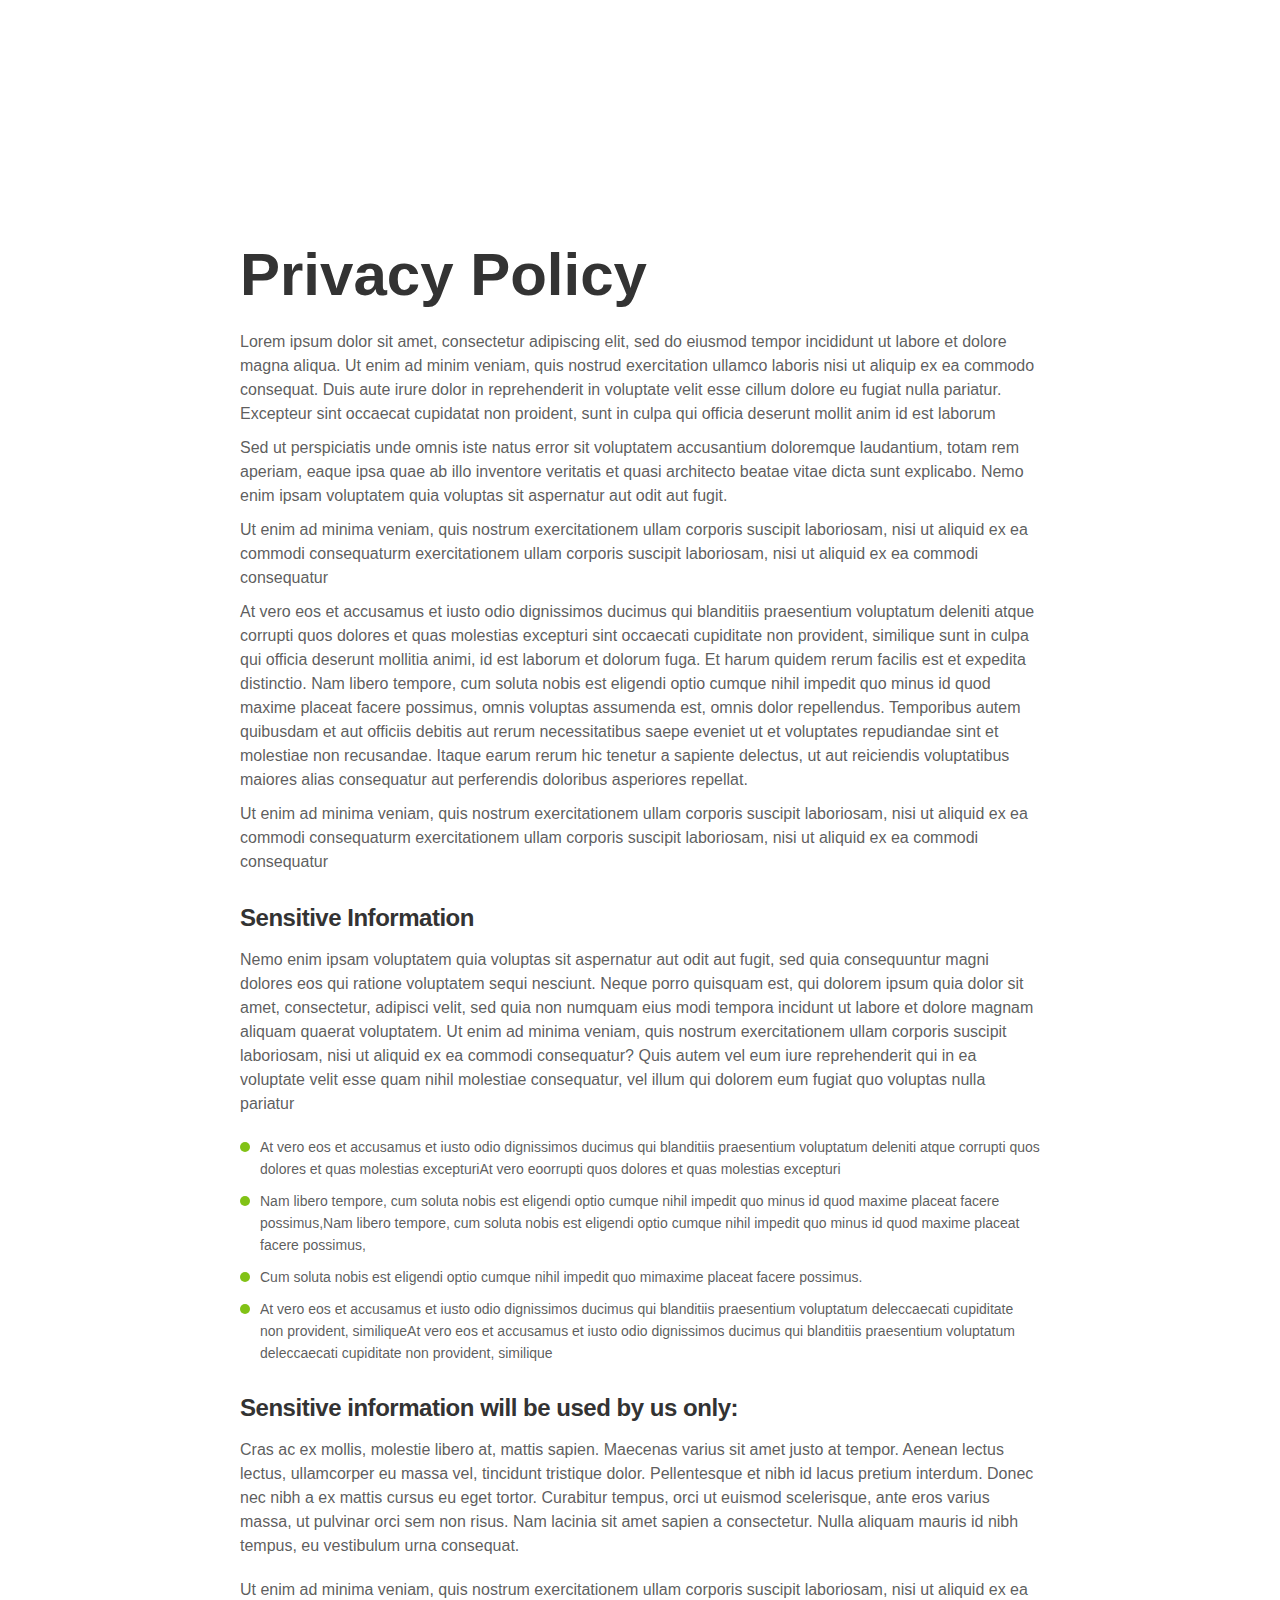
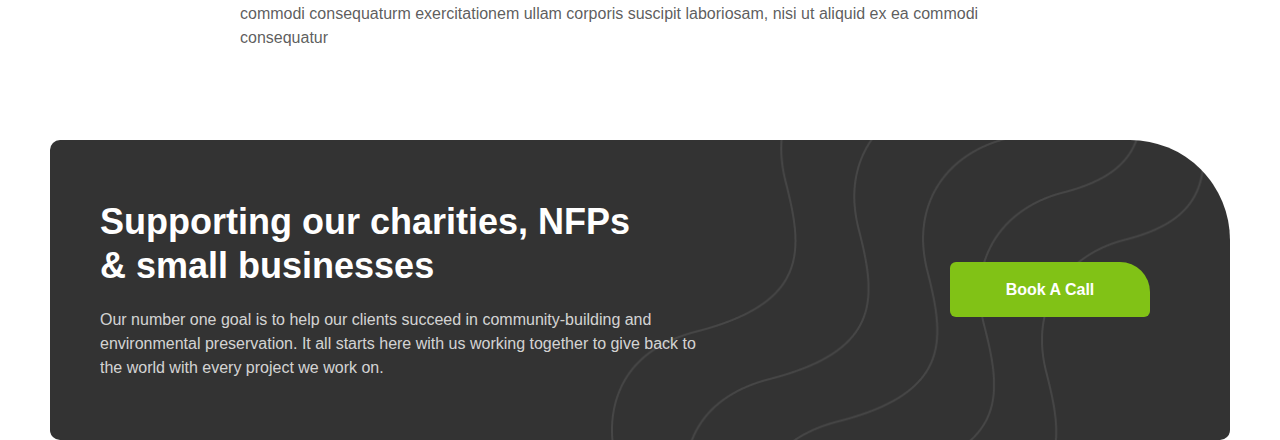
<file: privacy_policy.html>
<!DOCTYPE html>
<html lang="en">

<head>
    <meta charset="UTF-8" />
    <meta http-equiv="X-UA-Compatible" content="IE=edge" />
    <meta name="viewport" content="width=device-width, initial-scale=1.0" />
    <title>Privacy Policy - Enablen</title>
    <link rel="shortcut icon" href="./images/favicon.png" type="image/x-icon">
    <link rel="stylesheet" href="./css/style.css" />
</head>

<body>

    <section class="privacy_policy_section">
        <div class="content">
            <h1 class="heading">Privacy Policy</h1>
            <p class="mt-10">Lorem ipsum dolor sit amet, consectetur adipiscing elit, sed do eiusmod tempor incididunt ut labore et dolore magna aliqua. Ut enim ad minim veniam, quis nostrud exercitation ullamco laboris nisi ut aliquip ex ea commodo consequat. Duis aute irure dolor in reprehenderit in voluptate velit esse cillum dolore eu fugiat nulla pariatur. Excepteur sint occaecat cupidatat non proident, sunt in culpa qui officia deserunt mollit anim id est laborum</p>
            <p class="mt-10">Sed ut perspiciatis unde omnis iste natus error sit voluptatem accusantium doloremque laudantium, totam rem aperiam, eaque ipsa quae ab illo inventore veritatis et quasi architecto beatae vitae dicta sunt explicabo. Nemo enim ipsam voluptatem quia voluptas sit aspernatur aut odit aut fugit.</p>
            <p class="mt-10">Ut enim ad minima veniam, quis nostrum exercitationem ullam corporis suscipit laboriosam, nisi ut aliquid ex ea commodi consequaturm exercitationem ullam corporis suscipit laboriosam, nisi ut aliquid ex ea commodi consequatur</p>
            <p class="mt-10">At vero eos et accusamus et iusto odio dignissimos ducimus qui blanditiis praesentium voluptatum deleniti atque corrupti quos dolores et quas molestias excepturi sint occaecati cupiditate non provident, similique sunt in culpa qui officia deserunt mollitia animi, id est laborum et dolorum fuga. Et harum quidem rerum facilis est et expedita distinctio. Nam libero tempore, cum soluta nobis est eligendi optio cumque nihil impedit quo minus id quod maxime placeat facere possimus, omnis voluptas assumenda est, omnis dolor repellendus. Temporibus autem quibusdam et aut officiis debitis aut rerum necessitatibus saepe eveniet ut et voluptates repudiandae sint et molestiae non recusandae. Itaque earum rerum hic tenetur a sapiente delectus, ut aut reiciendis voluptatibus maiores alias consequatur aut perferendis doloribus asperiores repellat.</p>
            <p class="mt-10">Ut enim ad minima veniam, quis nostrum exercitationem ullam corporis suscipit laboriosam, nisi ut aliquid ex ea commodi consequaturm exercitationem ullam corporis suscipit laboriosam, nisi ut aliquid ex ea commodi consequatur</p>
            <h4 class="mt-30">Sensitive Information</h4>
            <p class="mt-15">Nemo enim ipsam voluptatem quia voluptas sit aspernatur aut odit aut fugit, sed quia consequuntur magni dolores eos qui ratione voluptatem sequi nesciunt. Neque porro quisquam est, qui dolorem ipsum quia dolor sit amet, consectetur, adipisci velit, sed quia non numquam eius modi tempora incidunt ut labore et dolore magnam aliquam quaerat voluptatem. Ut enim ad minima veniam, quis nostrum exercitationem ullam corporis suscipit laboriosam, nisi ut aliquid ex ea commodi consequatur? Quis autem vel eum iure reprehenderit qui in ea voluptate velit esse quam nihil molestiae consequatur, vel illum qui dolorem eum fugiat quo voluptas nulla pariatur</p>
            <ul class="list gap-10 mt-20">
                <li class="p sm text-black-80">At vero eos et accusamus et iusto odio dignissimos ducimus qui blanditiis praesentium voluptatum deleniti atque corrupti quos dolores et quas molestias excepturiAt vero eoorrupti quos dolores et quas molestias excepturi</li>
                <li class="p sm text-black-80">Nam libero tempore, cum soluta nobis est eligendi optio cumque nihil impedit quo minus id quod maxime placeat facere possimus,Nam libero tempore, cum soluta nobis est eligendi optio cumque nihil impedit quo minus id quod maxime placeat facere possimus,</li>
                <li class="p sm text-black-80">Cum soluta nobis est eligendi optio cumque nihil impedit quo mimaxime placeat facere possimus.</li>
                <li class="p sm text-black-80">At vero eos et accusamus et iusto odio dignissimos ducimus qui blanditiis praesentium voluptatum deleccaecati cupiditate non provident, similiqueAt vero eos et accusamus et iusto odio dignissimos ducimus qui blanditiis praesentium voluptatum deleccaecati cupiditate non provident, similique</li>
            </ul>
            <h4 class="mt-30">Sensitive information will be used by us only:</h4>
            <p class="mt-15">Cras ac ex mollis, molestie libero at, mattis sapien. Maecenas varius sit amet justo at tempor. Aenean lectus lectus, ullamcorper eu massa vel, tincidunt tristique dolor. Pellentesque et nibh id lacus pretium interdum. Donec nec nibh a ex mattis cursus eu eget tortor. Curabitur tempus, orci ut euismod scelerisque, ante eros varius massa, ut pulvinar orci sem non risus. Nam lacinia sit amet sapien a consectetur. Nulla aliquam mauris id nibh tempus, eu vestibulum urna consequat.</p>
            <p class="mt-20">Ut enim ad minima veniam, quis nostrum exercitationem ullam corporis suscipit laboriosam, nisi ut aliquid ex ea commodi consequaturm exercitationem ullam corporis suscipit laboriosam, nisi ut aliquid ex ea commodi consequatur</p>
        </div>
    </section>


    <!-- CTA Section Start  -->
    <div class="cta_section">
        <div class="content">
            <div class="section_left">
                <h3 class="heading text-white">
                    Supporting our charities, NFPs <br> & small businesses
                </h3>
                <p class="desc text-white-80">
                    Our number one goal is to help our clients succeed in community-building and environmental
                    preservation. It all starts here with us working together to give back to the world with every
                    project we work on. </p>
            </div>
            <div class="section_right">
                <a href="" class="btn filled">Book A Call</a>
            </div>
        </div>
    </div>
    <!-- CTA Section End  -->



    <!-- HTML Custom SVG Loader Scripts -->
    <script src="./scripts/components/custom-svg.js"></script>

</body>
</file>
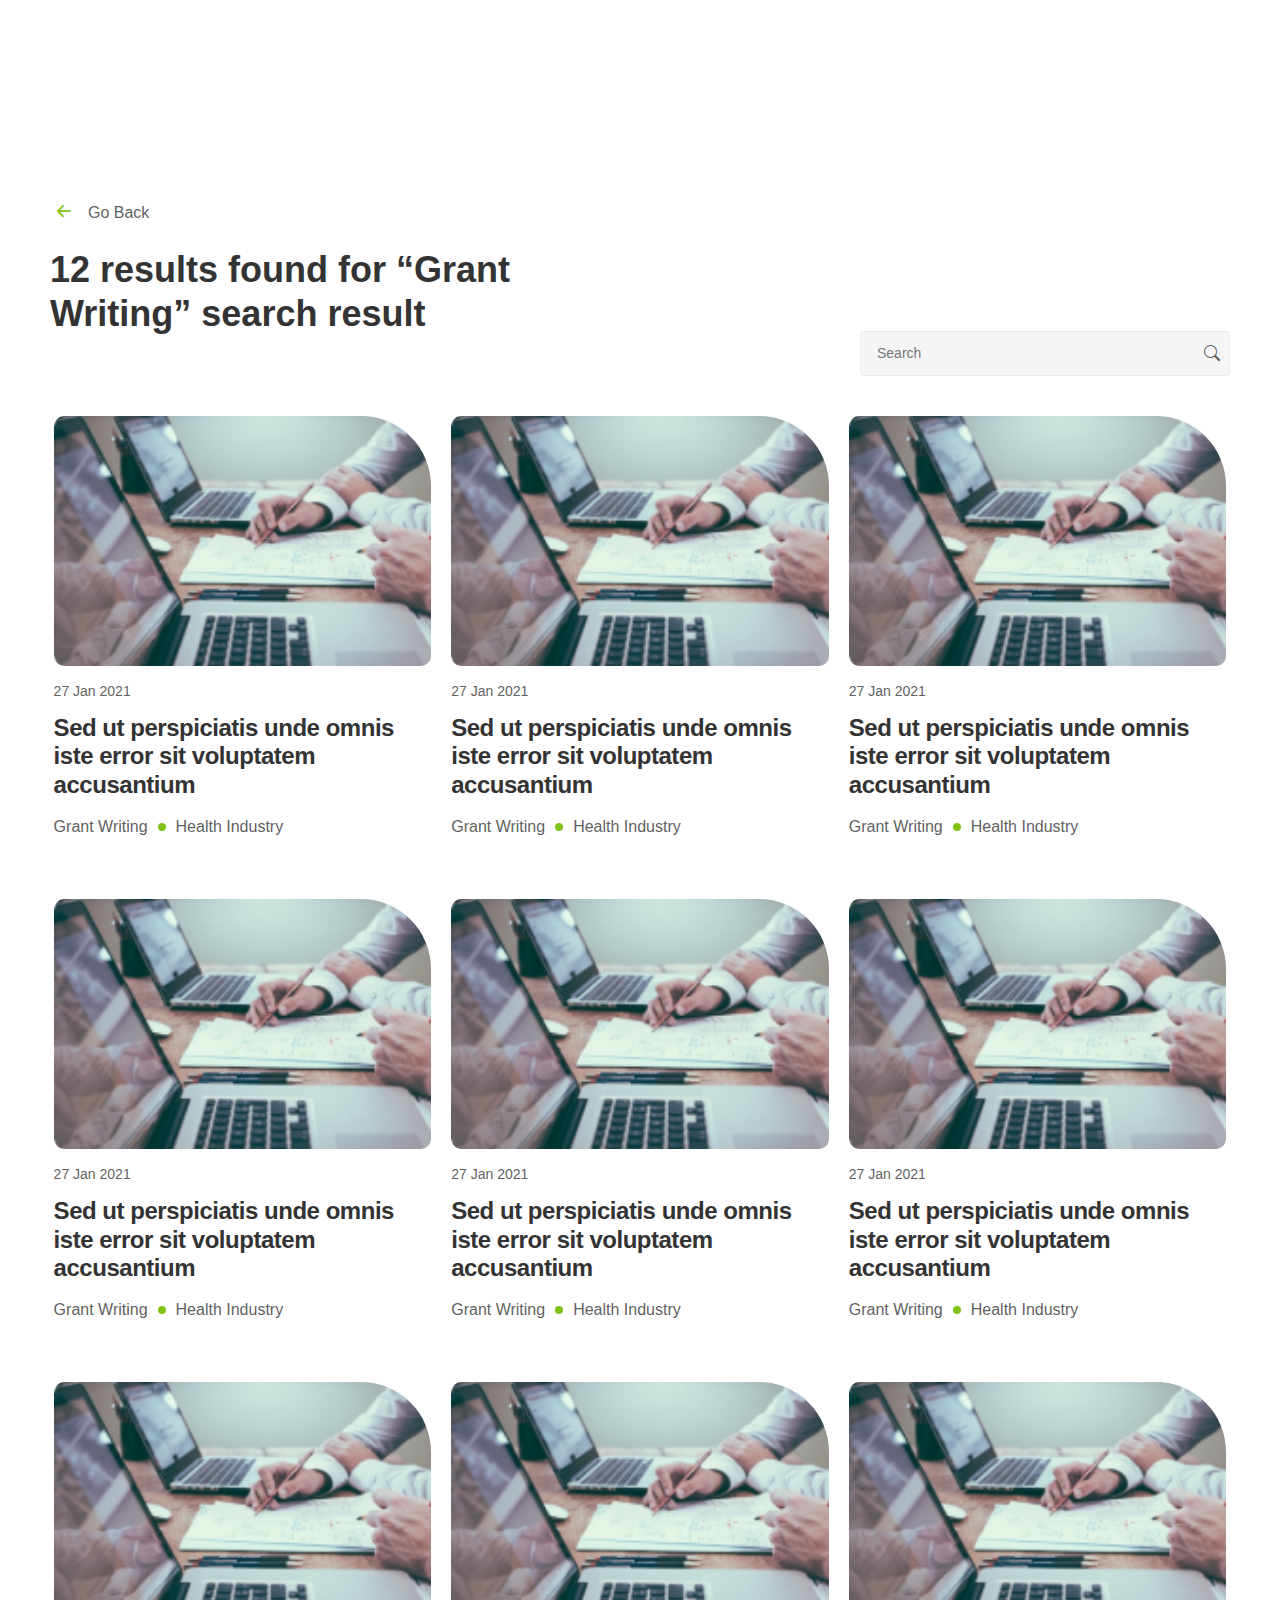
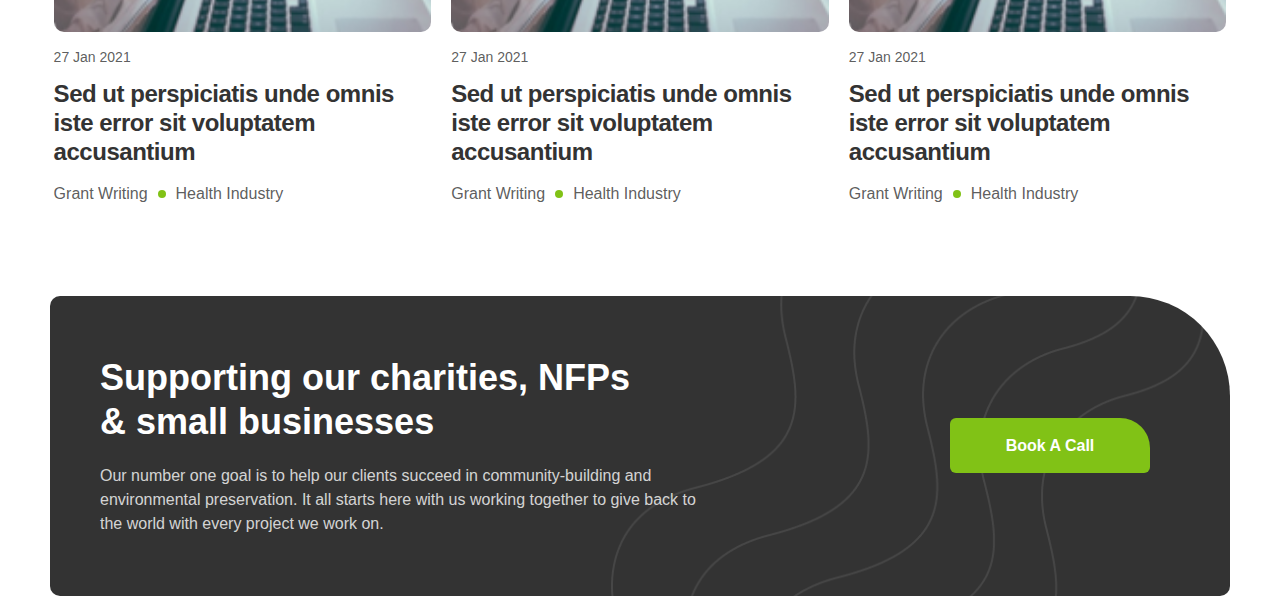
<file: search_result.html>
<!DOCTYPE html>
<html lang="en">

<head>
    <meta charset="UTF-8" />
    <meta http-equiv="X-UA-Compatible" content="IE=edge" />
    <meta name="viewport" content="width=device-width, initial-scale=1.0" />
    <title>Search Result - Enablen</title>
    <link rel="shortcut icon" href="./images/favicon.png" type="image/x-icon">
    <link rel="stylesheet" href="./css/style.css" />
</head>


<body class="blogs_search_result_page">
    <section class="home_section">
        <div class="head">
            <div class="section_left">
                <div class="back_link">
                    <a href="./blogs.php">
                        <i class="back_icon bi bi-arrow-left-short"></i>
                    </a>
                    <p>Go Back</p>
                </div>
                <h3 class="info_text">12 results found for “Grant Writing” search result</h3>
            </div>
            <div class="search_bar_section">
                <input class="search_bar" type="text" name="blogs_search_text" id="blogs_search_input" placeholder="Search">
                <span class="search_icon bi bi-search"></span>
            </div>
        </div>
        <div class="blogs_grid">
            <a href="./article_detail.php" class="blog_item">
                <div class="blog_img_container">
                    <img src="./images/articles_and_news_3.png" width="380" height="250" alt="" class="blog_img">
                </div>
                <div class="blog_info">
                    <p class="blog_date sm text-500">27 Jan 2021</p>
                    <h4 class="blog_title">Sed ut perspiciatis unde omnis iste error sit voluptatem accusantium </h4>
                    <div class="tags">
                        <p class="tag_item">Grant Writing</p>
                        <p class="tag_item">Health Industry</p>
                    </div>
                </div>
            </a>
            <a href="./article_detail.php" class="blog_item">
                <div class="blog_img_container">
                    <img src="./images/articles_and_news_3.png" width="380" height="250" alt="" class="blog_img">
                </div>
                <div class="blog_info">
                    <p class="blog_date sm text-500">27 Jan 2021</p>
                    <h4 class="blog_title">Sed ut perspiciatis unde omnis iste error sit voluptatem accusantium </h4>
                    <div class="tags">
                        <p class="tag_item">Grant Writing</p>
                        <p class="tag_item">Health Industry</p>
                    </div>
                </div>
            </a>
            <a href="./article_detail.php" class="blog_item">
                <div class="blog_img_container">
                    <img src="./images/articles_and_news_3.png" width="380" height="250" alt="" class="blog_img">
                </div>
                <div class="blog_info">
                    <p class="blog_date sm text-500">27 Jan 2021</p>
                    <h4 class="blog_title">Sed ut perspiciatis unde omnis iste error sit voluptatem accusantium </h4>
                    <div class="tags">
                        <p class="tag_item">Grant Writing</p>
                        <p class="tag_item">Health Industry</p>
                    </div>
                </div>
            </a>

            <a href="./article_detail.php" class="blog_item">
                <div class="blog_img_container">
                    <img src="./images/articles_and_news_3.png" width="380" height="250" alt="" class="blog_img">
                </div>
                <div class="blog_info">
                    <p class="blog_date sm text-500">27 Jan 2021</p>
                    <h4 class="blog_title">Sed ut perspiciatis unde omnis iste error sit voluptatem accusantium </h4>
                    <div class="tags">
                        <p class="tag_item">Grant Writing</p>
                        <p class="tag_item">Health Industry</p>
                    </div>
                </div>
            </a>
            <a href="./article_detail.php" class="blog_item">
                <div class="blog_img_container">
                    <img src="./images/articles_and_news_3.png" width="380" height="250" alt="" class="blog_img">
                </div>
                <div class="blog_info">
                    <p class="blog_date sm text-500">27 Jan 2021</p>
                    <h4 class="blog_title">Sed ut perspiciatis unde omnis iste error sit voluptatem accusantium </h4>
                    <div class="tags">
                        <p class="tag_item">Grant Writing</p>
                        <p class="tag_item">Health Industry</p>
                    </div>
                </div>
            </a>
            <a href="./article_detail.php" class="blog_item">
                <div class="blog_img_container">
                    <img src="./images/articles_and_news_3.png" width="380" height="250" alt="" class="blog_img">
                </div>
                <div class="blog_info">
                    <p class="blog_date sm text-500">27 Jan 2021</p>
                    <h4 class="blog_title">Sed ut perspiciatis unde omnis iste error sit voluptatem accusantium </h4>
                    <div class="tags">
                        <p class="tag_item">Grant Writing</p>
                        <p class="tag_item">Health Industry</p>
                    </div>
                </div>
            </a>

            <a href="./article_detail.php" class="blog_item">
                <div class="blog_img_container">
                    <img src="./images/articles_and_news_3.png" width="380" height="250" alt="" class="blog_img">
                </div>
                <div class="blog_info">
                    <p class="blog_date sm text-500">27 Jan 2021</p>
                    <h4 class="blog_title">Sed ut perspiciatis unde omnis iste error sit voluptatem accusantium </h4>
                    <div class="tags">
                        <p class="tag_item">Grant Writing</p>
                        <p class="tag_item">Health Industry</p>
                    </div>
                </div>
            </a>
            <a href="./article_detail.php" class="blog_item">
                <div class="blog_img_container">
                    <img src="./images/articles_and_news_3.png" width="380" height="250" alt="" class="blog_img">
                </div>
                <div class="blog_info">
                    <p class="blog_date sm text-500">27 Jan 2021</p>
                    <h4 class="blog_title">Sed ut perspiciatis unde omnis iste error sit voluptatem accusantium </h4>
                    <div class="tags">
                        <p class="tag_item">Grant Writing</p>
                        <p class="tag_item">Health Industry</p>
                    </div>
                </div>
            </a>
            <a href="./article_detail.php" class="blog_item">
                <div class="blog_img_container">
                    <img src="./images/articles_and_news_3.png" width="380" height="250" alt="" class="blog_img">
                </div>
                <div class="blog_info">
                    <p class="blog_date sm text-500">27 Jan 2021</p>
                    <h4 class="blog_title">Sed ut perspiciatis unde omnis iste error sit voluptatem accusantium </h4>
                    <div class="tags">
                        <p class="tag_item">Grant Writing</p>
                        <p class="tag_item">Health Industry</p>
                    </div>
                </div>
            </a>
        </div>
    </section>


    <!-- CTA Section Start  -->
    <div class="cta_section">
        <div class="content">
            <div class="section_left">
                <h3 class="heading text-white">
                    Supporting our charities, NFPs <br> & small businesses
                </h3>
                <p class="desc text-white-80">
                    Our number one goal is to help our clients succeed in community-building and environmental
                    preservation. It all starts here with us working together to give back to the world with every
                    project we work on. </p>
            </div>
            <div class="section_right">
                <a href="" class="btn filled">Book A Call</a>
            </div>
        </div>
    </div>
    <!-- CTA Section End  -->



    <!-- HTML Custom SVG Loader Scripts -->
    <script src="./scripts/components/custom-svg.js"></script>
</body>

</html>
</file>
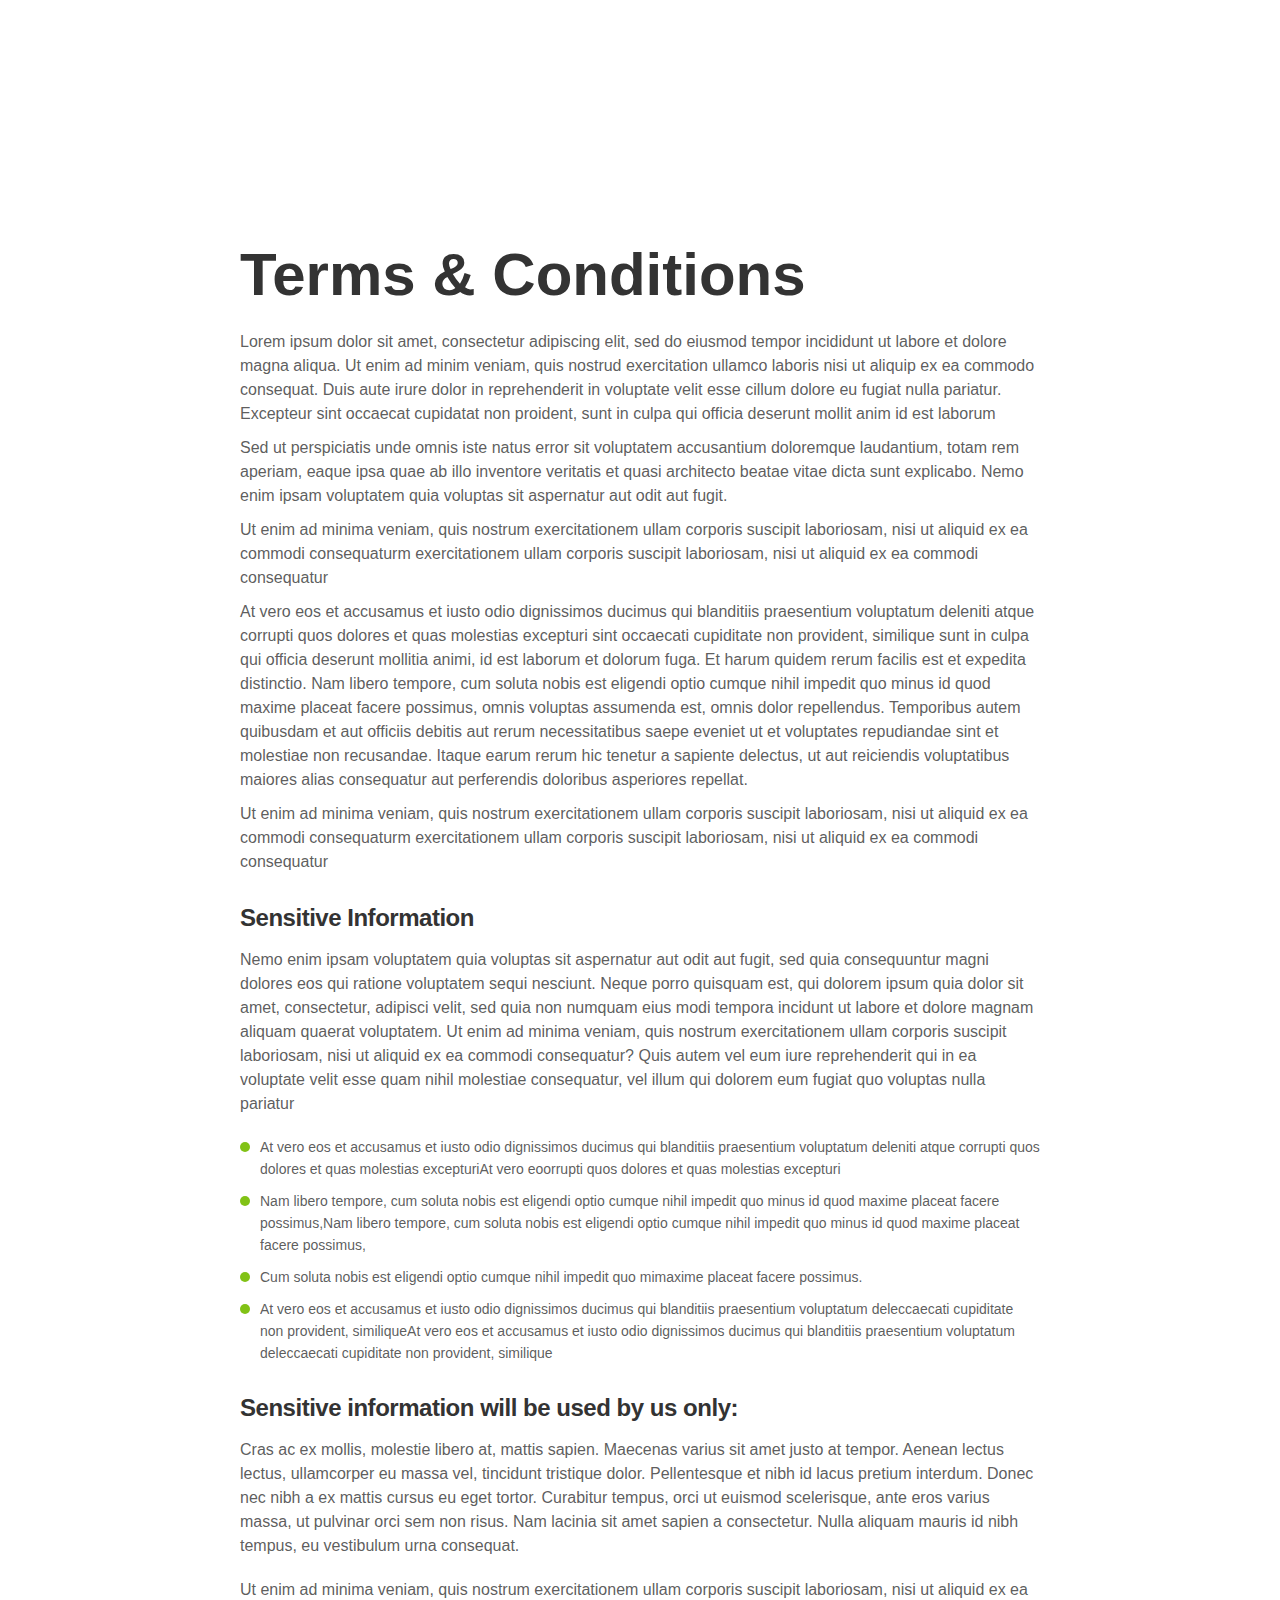
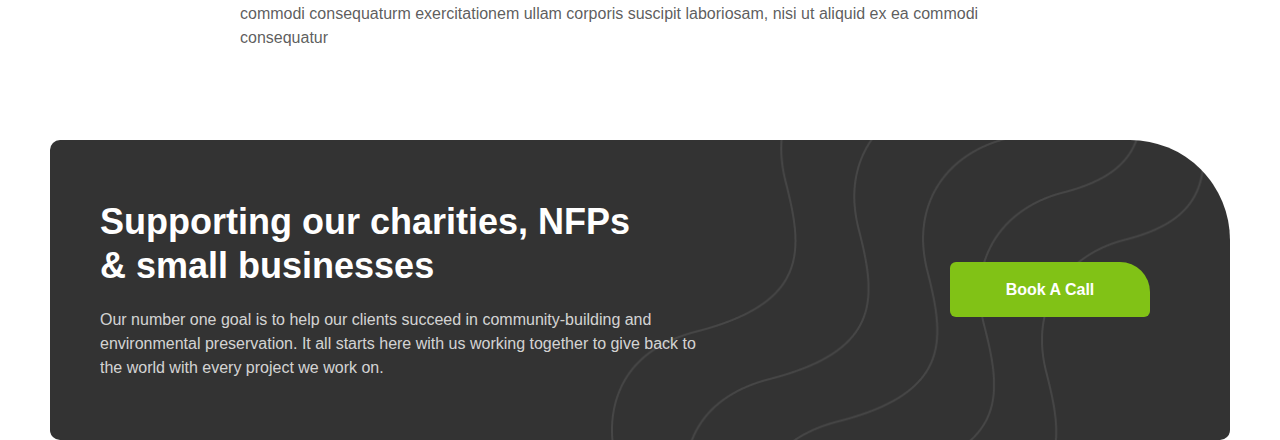
<file: terms_and_conditions.html>
<!DOCTYPE html>
<html lang="en">

<head>
    <meta charset="UTF-8" />
    <meta http-equiv="X-UA-Compatible" content="IE=edge" />
    <meta name="viewport" content="width=device-width, initial-scale=1.0" />
    <title>Terms & Conditions - Enablen</title>
    <link rel="shortcut icon" href="./images/favicon.png" type="image/x-icon">
    <link rel="stylesheet" href="./css/style.css" />
</head>


<body>

    <section class="terms_and_conditions_section">
        <div class="content">
            <h1 class="heading">Terms & Conditions</h1>
            <p class="mt-10">Lorem ipsum dolor sit amet, consectetur adipiscing elit, sed do eiusmod tempor incididunt
                ut labore et dolore magna aliqua. Ut enim ad minim veniam, quis nostrud exercitation ullamco laboris
                nisi ut aliquip ex ea commodo consequat. Duis aute irure dolor in reprehenderit in voluptate velit esse
                cillum dolore eu fugiat nulla pariatur. Excepteur sint occaecat cupidatat non proident, sunt in culpa
                qui officia deserunt mollit anim id est laborum</p>
            <p class="mt-10">Sed ut perspiciatis unde omnis iste natus error sit voluptatem accusantium doloremque
                laudantium, totam rem aperiam, eaque ipsa quae ab illo inventore veritatis et quasi architecto beatae
                vitae dicta sunt explicabo. Nemo enim ipsam voluptatem quia voluptas sit aspernatur aut odit aut fugit.
            </p>
            <p class="mt-10">Ut enim ad minima veniam, quis nostrum exercitationem ullam corporis suscipit laboriosam,
                nisi ut aliquid ex ea commodi consequaturm exercitationem ullam corporis suscipit laboriosam, nisi ut
                aliquid ex ea commodi consequatur</p>
            <p class="mt-10">At vero eos et accusamus et iusto odio dignissimos ducimus qui blanditiis praesentium
                voluptatum deleniti atque corrupti quos dolores et quas molestias excepturi sint occaecati cupiditate
                non provident, similique sunt in culpa qui officia deserunt mollitia animi, id est laborum et dolorum
                fuga. Et harum quidem rerum facilis est et expedita distinctio. Nam libero tempore, cum soluta nobis est
                eligendi optio cumque nihil impedit quo minus id quod maxime placeat facere possimus, omnis voluptas
                assumenda est, omnis dolor repellendus. Temporibus autem quibusdam et aut officiis debitis aut rerum
                necessitatibus saepe eveniet ut et voluptates repudiandae sint et molestiae non recusandae. Itaque earum
                rerum hic tenetur a sapiente delectus, ut aut reiciendis voluptatibus maiores alias consequatur aut
                perferendis doloribus asperiores repellat.</p>
            <p class="mt-10">Ut enim ad minima veniam, quis nostrum exercitationem ullam corporis suscipit laboriosam,
                nisi ut aliquid ex ea commodi consequaturm exercitationem ullam corporis suscipit laboriosam, nisi ut
                aliquid ex ea commodi consequatur</p>
            <h4 class="mt-30">Sensitive Information</h4>
            <p class="mt-15">Nemo enim ipsam voluptatem quia voluptas sit aspernatur aut odit aut fugit, sed quia
                consequuntur magni dolores eos qui ratione voluptatem sequi nesciunt. Neque porro quisquam est, qui
                dolorem ipsum quia dolor sit amet, consectetur, adipisci velit, sed quia non numquam eius modi tempora
                incidunt ut labore et dolore magnam aliquam quaerat voluptatem. Ut enim ad minima veniam, quis nostrum
                exercitationem ullam corporis suscipit laboriosam, nisi ut aliquid ex ea commodi consequatur? Quis autem
                vel eum iure reprehenderit qui in ea voluptate velit esse quam nihil molestiae consequatur, vel illum
                qui dolorem eum fugiat quo voluptas nulla pariatur</p>
            <ul class="list gap-10 mt-20">
                <li class="p sm text-black-80">At vero eos et accusamus et iusto odio dignissimos ducimus qui blanditiis
                    praesentium voluptatum deleniti atque corrupti quos dolores et quas molestias excepturiAt vero
                    eoorrupti quos dolores et quas molestias excepturi</li>
                <li class="p sm text-black-80">Nam libero tempore, cum soluta nobis est eligendi optio cumque nihil
                    impedit quo minus id quod maxime placeat facere possimus,Nam libero tempore, cum soluta nobis est
                    eligendi optio cumque nihil impedit quo minus id quod maxime placeat facere possimus,</li>
                <li class="p sm text-black-80">Cum soluta nobis est eligendi optio cumque nihil impedit quo mimaxime
                    placeat facere possimus.</li>
                <li class="p sm text-black-80">At vero eos et accusamus et iusto odio dignissimos ducimus qui blanditiis
                    praesentium voluptatum deleccaecati cupiditate non provident, similiqueAt vero eos et accusamus et
                    iusto odio dignissimos ducimus qui blanditiis praesentium voluptatum deleccaecati cupiditate non
                    provident, similique</li>
            </ul>
            <h4 class="mt-30">Sensitive information will be used by us only:</h4>
            <p class="mt-15">Cras ac ex mollis, molestie libero at, mattis sapien. Maecenas varius sit amet justo at
                tempor. Aenean lectus lectus, ullamcorper eu massa vel, tincidunt tristique dolor. Pellentesque et nibh
                id lacus pretium interdum. Donec nec nibh a ex mattis cursus eu eget tortor. Curabitur tempus, orci ut
                euismod scelerisque, ante eros varius massa, ut pulvinar orci sem non risus. Nam lacinia sit amet sapien
                a consectetur. Nulla aliquam mauris id nibh tempus, eu vestibulum urna consequat.</p>
            <p class="mt-20">Ut enim ad minima veniam, quis nostrum exercitationem ullam corporis suscipit laboriosam,
                nisi ut aliquid ex ea commodi consequaturm exercitationem ullam corporis suscipit laboriosam, nisi ut
                aliquid ex ea commodi consequatur</p>
        </div>
    </section>


    <!-- CTA Section Start  -->
    <div class="cta_section">
        <div class="content">
            <div class="section_left">
                <h3 class="heading text-white">
                    Supporting our charities, NFPs <br> & small businesses
                </h3>
                <p class="desc text-white-80">
                    Our number one goal is to help our clients succeed in community-building and environmental
                    preservation. It all starts here with us working together to give back to the world with every
                    project we work on. </p>
            </div>
            <div class="section_right">
                <a href="" class="btn filled">Book A Call</a>
            </div>
        </div>
    </div>
    <!-- CTA Section End  -->



    <!-- HTML Custom SVG Loader Scripts -->
    <script src="./scripts/components/custom-svg.js"></script>
</body>
</file>
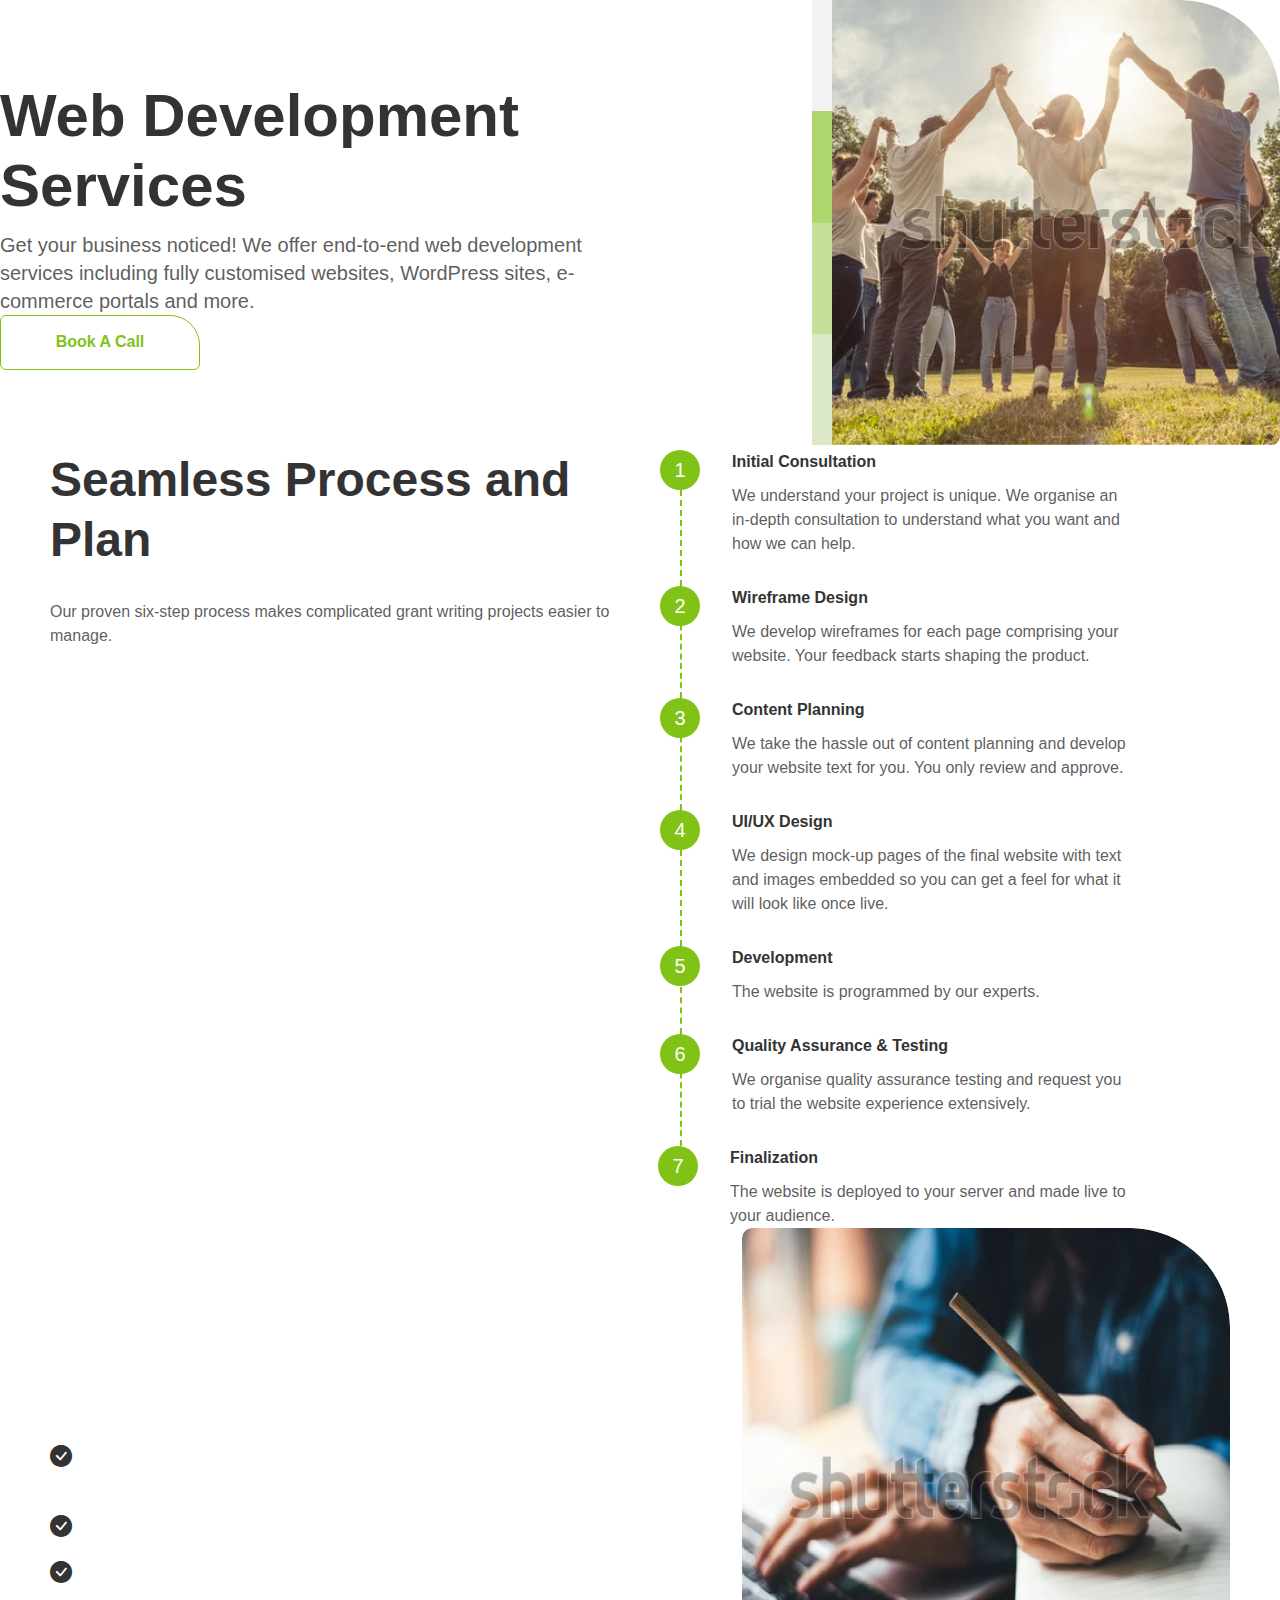
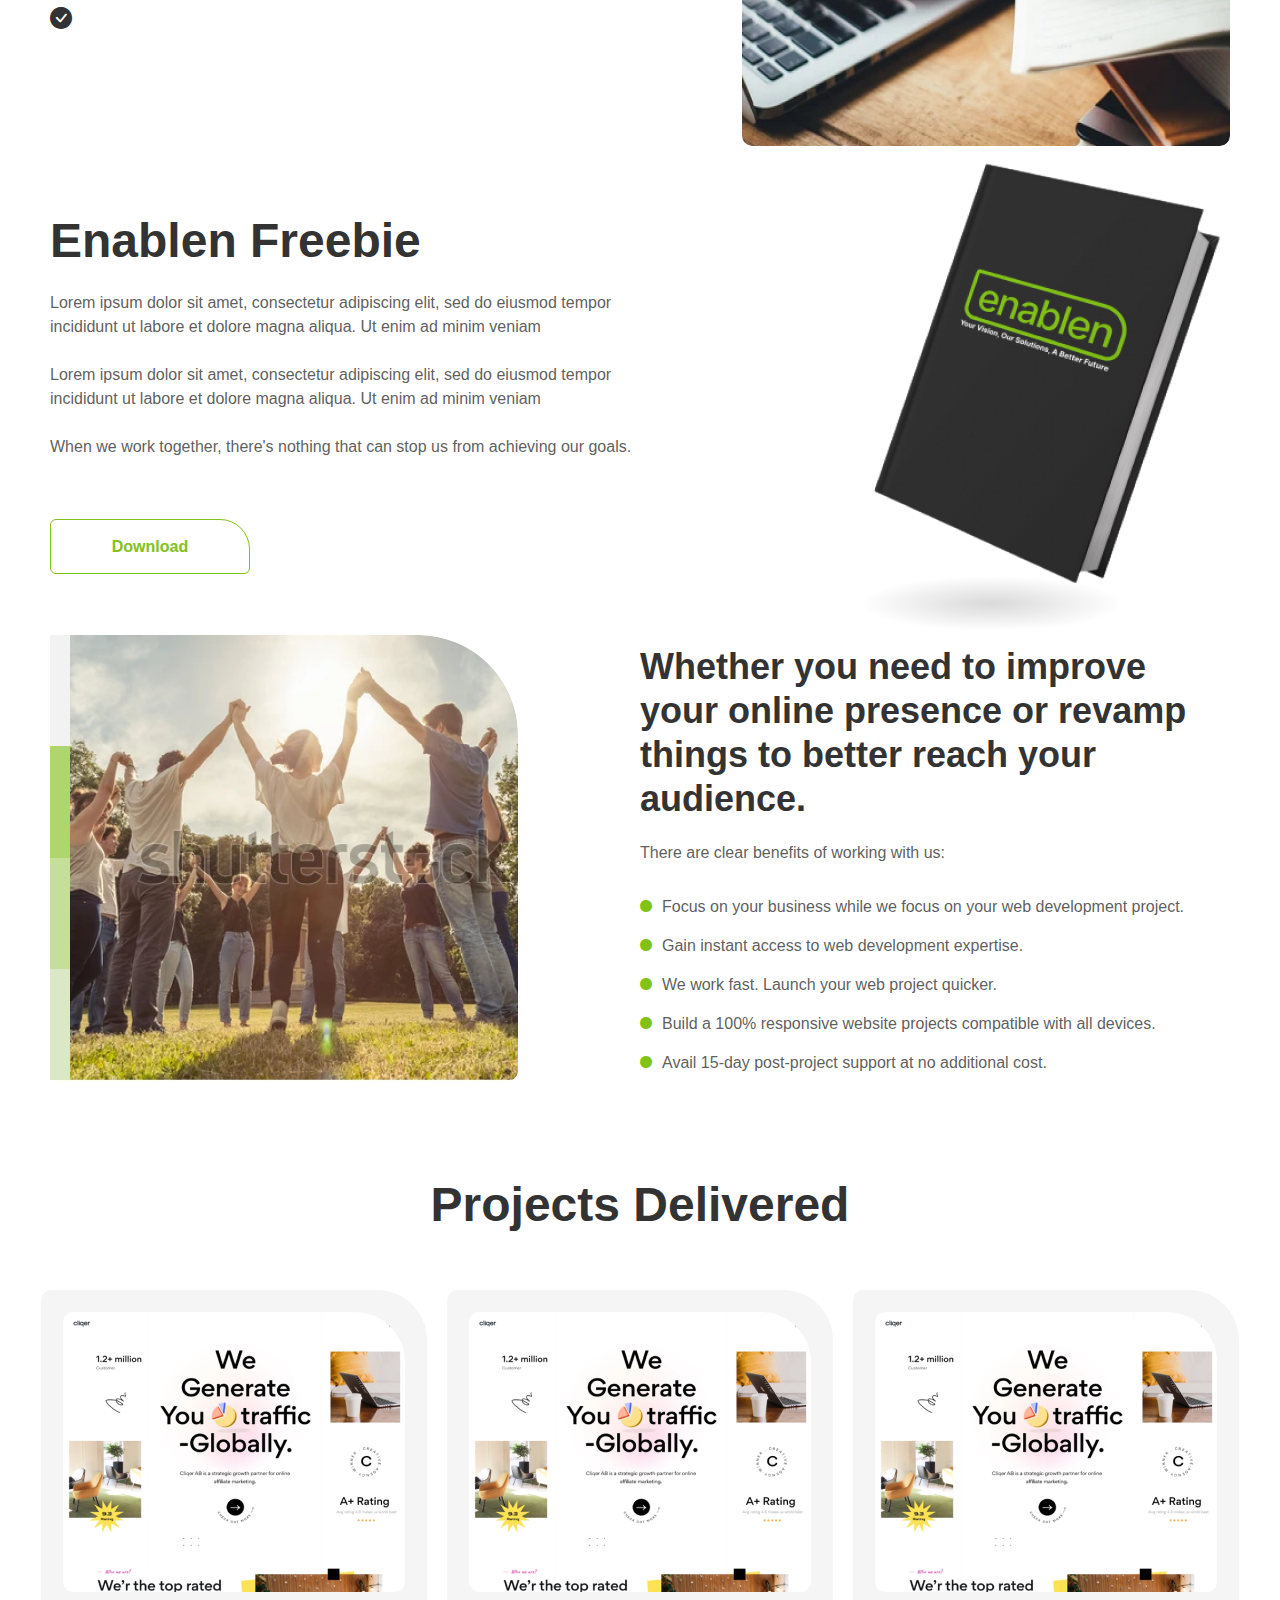
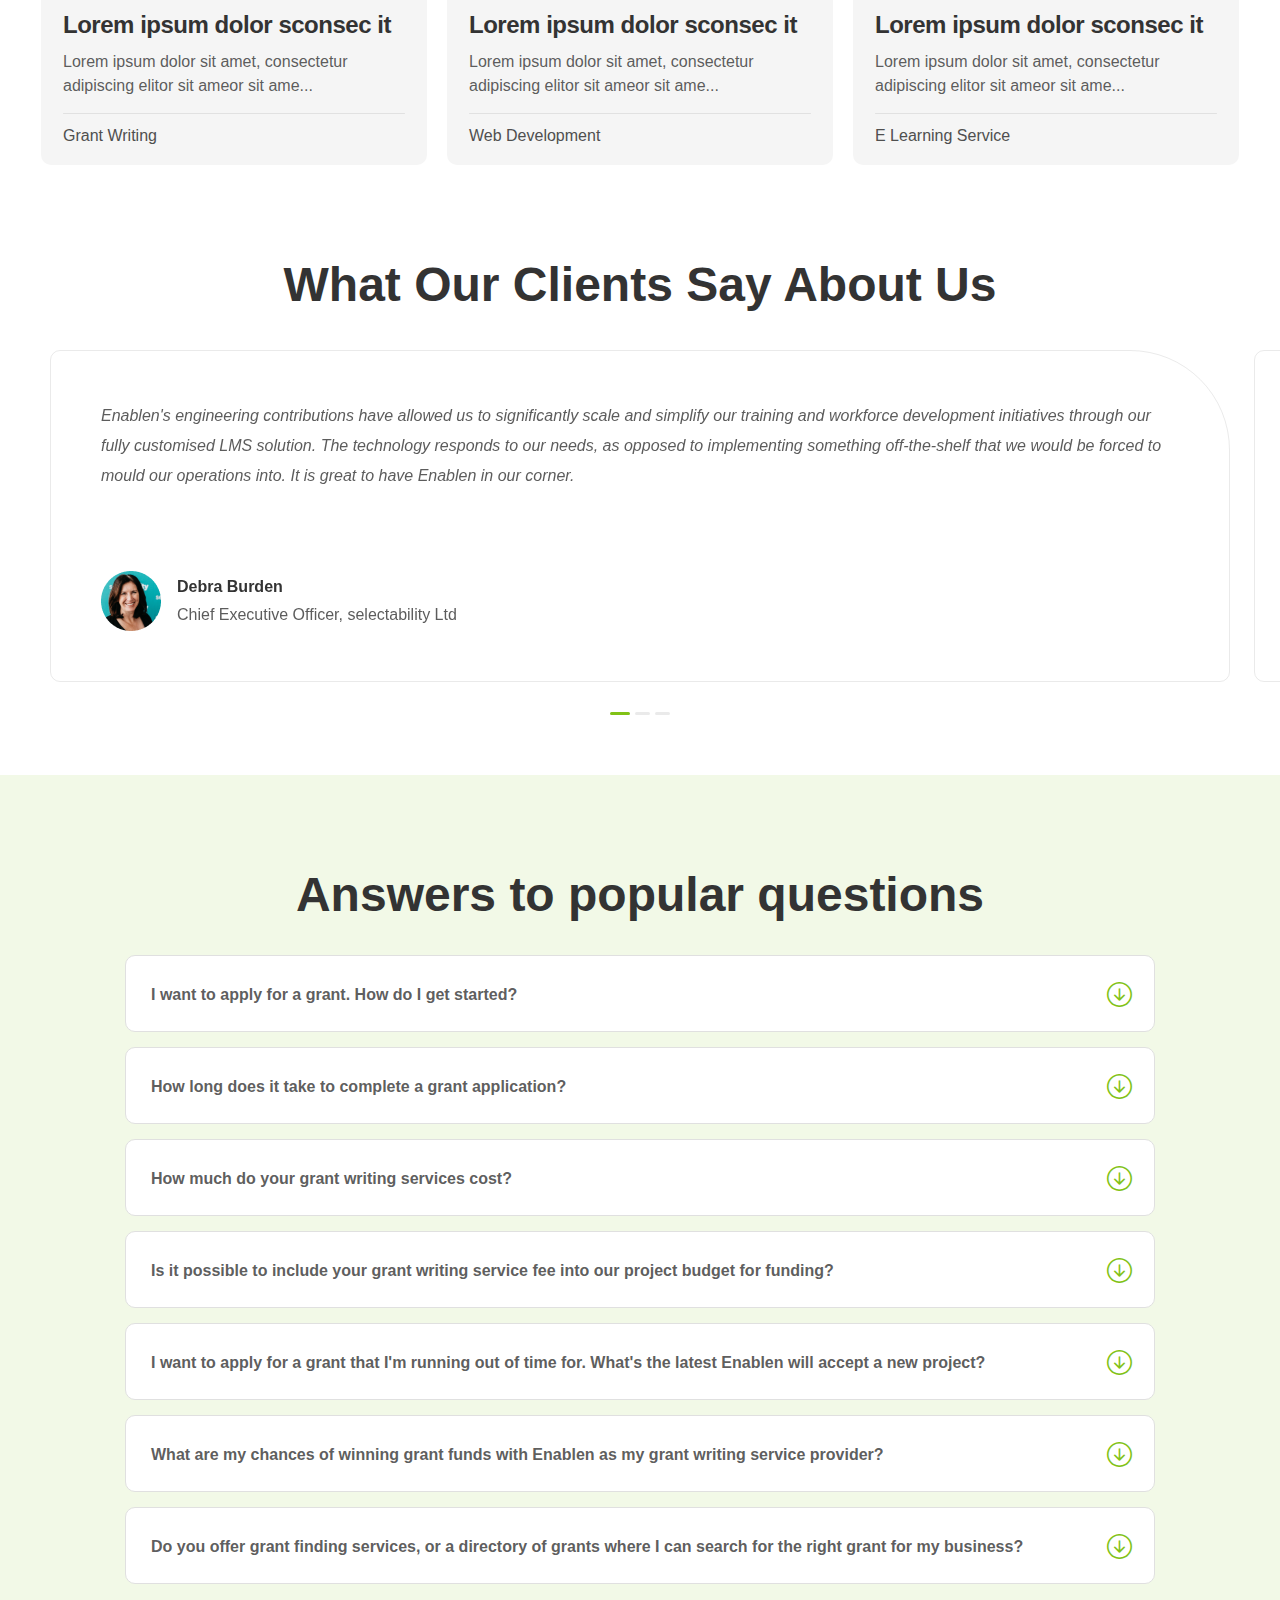
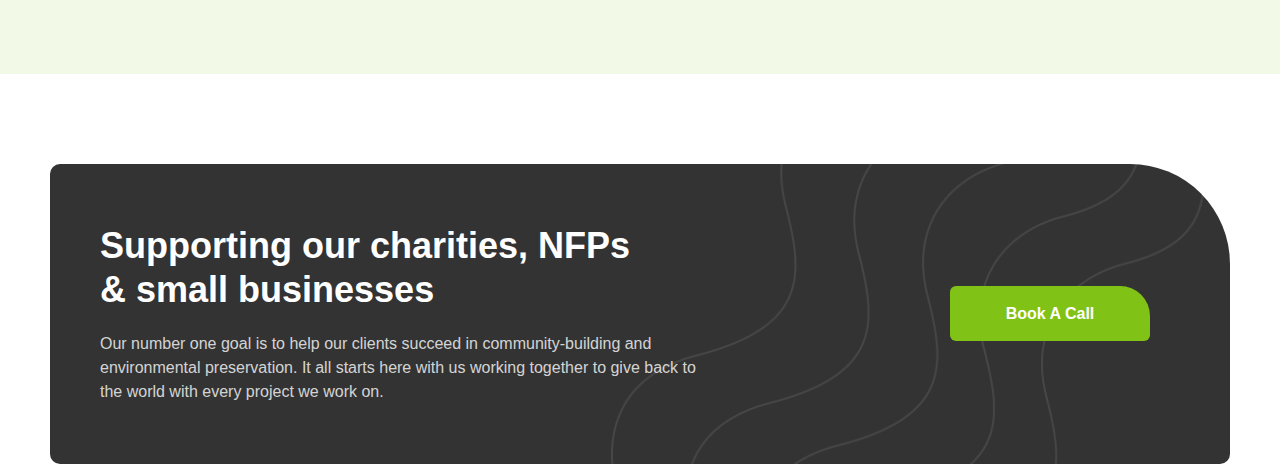
<file: web_development.html>
<!DOCTYPE html>
<html lang="en">

<head>
    <meta charset="UTF-8" />
    <meta http-equiv="X-UA-Compatible" content="IE=edge" />
    <meta name="viewport" content="width=device-width, initial-scale=1.0" />
    <title>Web Development - Enablen</title>
    <link rel="shortcut icon" href="./images/favicon.png" type="image/x-icon">
    <link rel="stylesheet" href="./css/style.css" />
</head>

<body>

    <!-- Home / Hero Section Start  -->
    <section class="ltri_section home_section">
        <div class="content_section">
            <h1 class="heading">Web Development Services</h1>
            <div class="spacer-10"></div>
            <p class="lg desc">Get your business noticed! We offer end-to-end web development services including fully
                customised websites, WordPress sites, e-commerce portals and more.</p>
            <button type="button" class="btn outlined">Book A Call</button>
        </div>
        <div class="image_section">
            <div class="image_container">
                <div class="gradient_line_style">
                    <span></span>
                    <span></span>
                    <span></span>
                    <span></span>
                </div>
                <img src="./images/our_impact.webp" width="484" height="460" alt="">
            </div>
        </div>
    </section>
    <!-- Home / Hero Section End -->


    <!-- Process And Plan Section Start  -->
    <section class="ltri_section align_start process_section">
        <div class="content_section">
            <h2 class="heading">Seamless Process and Plan</h2>
            <div class="spacer-30"></div>
            <p class="desc">Our proven six-step process makes complicated grant writing projects easier to manage.</p>
        </div>
        <div class="content_section">
            <div class="stepped_lsit">
                <div class="stepped_item">
                    <span class="num">1</span>
                    <div class="details">
                        <h5 class="heading">Initial Consultation</h5>
                        <p>We understand your project is unique. We organise an in-depth consultation to understand what
                            you want and how we can help.</p>
                    </div>
                </div>
                <div class="stepped_item">
                    <div class="num">2</div>
                    <div class="details">
                        <h5 class="heading">Wireframe Design</h5>
                        <p>We develop wireframes for each page comprising your website. Your feedback starts shaping the
                            product.</p>
                    </div>
                </div>
                <div class="stepped_item">
                    <div class="num">3</div>
                    <div class="details">
                        <h5 class="heading">Content Planning</h5>
                        <p>We take the hassle out of content planning and develop your website text for you. You only
                            review and approve.</p>
                    </div>
                </div>
                <div class="stepped_item">
                    <div class="num">4</div>
                    <div class="details">
                        <h5 class="heading">UI/UX Design</h5>
                        <p>We design mock-up pages of the final website with text and images embedded so you can get a
                            feel for what it will look like once live.</p>
                    </div>
                </div>
                <div class="stepped_item">
                    <div class="num">5</div>
                    <div class="details">
                        <h5 class="heading">Development</h5>
                        <p>The website is programmed by our experts.</p>
                    </div>
                </div>

                <div class="stepped_item">
                    <div class="num">6</div>
                    <div class="details">
                        <h5 class="heading">Quality Assurance & Testing</h5>
                        <p>We organise quality assurance testing and request you to trial the website experience
                            extensively.</p>
                    </div>
                </div>
                <div class="stepped_item">
                    <div class="num">7</div>
                    <div class="details">
                        <h5 class="heading">Finalization</h5>
                        <p>The website is deployed to your server and made live to your audience.</p>
                    </div>
                </div>
            </div>
        </div>
    </section>
    <!-- Process And Plan Section End  -->



    <!-- Technology Stacks Section Start  -->
    <section class="ltri_section tech_stack_section">
        <div class="content_section">
            <h2 class="heading text-white">Technology Stacks</h2>
            <div class="spacer-20"></div>
            <p class="desc text-white">We offer full stack development with a focus on WordPress websites and e-commerce
                solutions</p>
            <div class="spacer-40"></div>
            <div class="checked_list">
                <div class="check_item">
                    <i class="bi bi-check-circle-fill"></i>
                    <p class="text-white">Focusing on your business without the distraction of grant writing work and
                        deadlines.</p>
                </div>
                <div class="check_item">
                    <i class="bi bi-check-circle-fill"></i>
                    <p class="text-white">Gaining access to hassle-free grant writing expertise.</p>
                </div>
                <div class="check_item">
                    <i class="bi bi-check-circle-fill"></i>
                    <p class="text-white">Enhancing your chances of securing grant funding.</p>
                </div>
                <div class="check_item">
                    <i class="bi bi-check-circle-fill"></i>
                    <p class="text-white">No upfront fees.</p>
                </div>
            </div>
            <a href="#" class="btn outlined white mt-15">Book A Call</a>
        </div>
        <div class="image_section">
            <div class="image_container">
                <div class="backdrop_globe"></div>
                <img src="images/benefits.png" width="490" height="515" alt="">
            </div>
        </div>
    </section>
    <!-- Technology Stacks Section End  -->



    <!-- Enablen Freebie Section Start  -->
    <section class="ltri_section freebie_section">
        <div class="content_section">
            <h2 class="heading">Enablen Freebie</h2>
            <div class="spacer-20"></div>
            <p class="desc">
                Lorem ipsum dolor sit amet, consectetur adipiscing elit, sed do eiusmod tempor incididunt ut labore et
                dolore magna aliqua. Ut enim ad minim veniam
                <br><br>
                Lorem ipsum dolor sit amet, consectetur adipiscing elit, sed do eiusmod tempor incididunt ut labore et
                dolore magna aliqua. Ut enim ad minim veniam
                <br><br>
                When we work together, there's nothing that can stop us from achieving our goals.
            </p>
            <div class="spacer-60"></div>
            <button type="button" class="btn outlined">Download</button>
        </div>
        <div class="image_section">
            <div class="image_container">
                <div class="freebie_img_drop_shadow"></div>
                <img src="images/book.png" class="contain" width="372" height="440" />
            </div>
        </div>
    </section>
    <!-- Enablen Freebie Section End  -->



    <section class="ltri_section whether_section">
        <div class="image_section">
            <div class="image_container">
                <div class="gradient_line_style">
                    <span></span>
                    <span></span>
                    <span></span>
                    <span></span>
                </div>
                <img src="images/our_impact.webp" width="468" height="446" alt="">
            </div>
        </div>
        <div class="content_section">
            <h3 class="heading">Whether you need to improve your online presence or revamp things to better reach your
                audience.</h3>
            <div class="spacer-20"></div>
            <p class="desc">There are clear benefits of working with us:</p>
            <div class="spacer-30"></div>
            <div class="dotted_list green">
                <div class="dotted_item">
                    <i class="bi bi-circle-fill"></i>
                    <p>Focus on your business while we focus on your web development project.</p>
                </div>
                <div class="dotted_item">
                    <i class="bi bi-circle-fill"></i>
                    <p>Gain instant access to web development expertise.</p>
                </div>
                <div class="dotted_item">
                    <i class="bi bi-circle-fill"></i>
                    <p>We work fast. Launch your web project quicker.</p>
                </div>
                <div class="dotted_item">
                    <i class="bi bi-circle-fill"></i>
                    <p>Build a 100% responsive website projects compatible with all devices.</p>
                </div>
                <div class="dotted_item">
                    <i class="bi bi-circle-fill"></i>
                    <p>Avail 15-day post-project support at no additional cost.</p>
                </div>
            </div>
        </div>
    </section>



    <!-- Delivered Projects Section Start -->
    <section class="projects_section">
        <h2 class="heading">Projects Delivered</h2>
        <div class="projects_container">
            <div class="projects">
                <div class="project_item">
                    <img src="./images/product.png" width="346" height="280" alt="">
                    <div class="project_info">
                        <h4 class="name text-black">Lorem ipsum dolor sconsec it</h4>
                        <p class="desc">Lorem ipsum dolor sit amet, consectetur adipiscing elitor sit ameor sit ame...
                        </p>
                        <span class="divider mt-5"></span>
                        <strong>Grant Writing</strong>
                    </div>
                </div>
                <div class="project_item">
                    <img src="./images/product.png" width="346" height="280" alt="">
                    <div class="project_info">
                        <h4 class="name text-black">Lorem ipsum dolor sconsec it</h4>
                        <p class="desc">Lorem ipsum dolor sit amet, consectetur adipiscing elitor sit ameor sit ame...
                        </p>
                        <span class="divider mt-5"></span>
                        <strong>Web Development</strong>
                    </div>
                </div>
                <div class="project_item">
                    <img src="./images/product.png" width="346" height="280" alt="">
                    <div class="project_info">
                        <h4 class="name text-black">Lorem ipsum dolor sconsec it</h4>
                        <p class="desc">Lorem ipsum dolor sit amet, consectetur adipiscing elitor sit ameor sit ame...
                        </p>
                        <span class="divider mt-5"></span>
                        <strong>E Learning Service</strong>
                    </div>
                </div>
            </div>
        </div>
    </section>
    <!-- Delivered Projects Section Start -->

    <!-- Reviews Section Start -->
    <section class="reviews_section">
        <h2 class="heading">What Our Clients Say About Us</h2>
        <div id="reviews_section_slider" class="reviews">
            <div class="embla__container">
                <div class="review_item embla__slide">
                    <p class="review_text">Enablen's engineering contributions have allowed us to significantly scale
                        and
                        simplify our training and workforce development initiatives through our fully customised LMS
                        solution. The technology responds to our needs, as opposed to implementing something
                        off-the-shelf
                        that we would be forced to mould our operations into. It is great to have Enablen in our corner.
                    </p>
                    <div class="review_user">
                        <img src="./images/user_image.png" class="user_image" width="60" height="60" alt="">
                        <div class="user_info">
                            <p class="username text-black">Debra Burden</p>
                            <p class="desc">Chief Executive Officer, selectability Ltd</p>
                        </div>
                    </div>
                </div>
                <div class="review_item embla__slide">
                    <p class="review_text">Enablen's engineering contributions have allowed us to significantly scale
                        and
                        simplify our training and workforce development initiatives through our fully customised LMS
                        solution. The technology responds to our needs, as opposed to implementing something
                        off-the-shelf
                        that we would be forced to mould our operations into. It is great to have Enablen in our corner.
                    </p>
                    <div class="review_user">
                        <img src="./images/user_image.png" class="user_image" width="60" height="60" alt="">
                        <div class="user_info">
                            <p class="username text-black">Debra Burden</p>
                            <p class="desc">Chief Executive Officer, selectability Ltd</p>
                        </div>
                    </div>
                </div>
                <div class="review_item embla__slide">
                    <p class="review_text">Enablen's engineering contributions have allowed us to significantly scale
                        and
                        simplify our training and workforce development initiatives through our fully customised LMS
                        solution. The technology responds to our needs, as opposed to implementing something
                        off-the-shelf
                        that we would be forced to mould our operations into. It is great to have Enablen in our corner.
                    </p>
                    <div class="review_user">
                        <img src="./images/user_image.png" class="user_image" width="60" height="60" alt="">
                        <div class="user_info">
                            <p class="username text-black">Debra Burden</p>
                            <p class="desc">Chief Executive Officer, selectability Ltd</p>
                        </div>
                    </div>
                </div>
            </div>
        </div>
        <div class="spacer-30"></div>
        <div id="reviews_slider_indicators" class="slider_indicators">
            <!-- <div class="indicator"></div>
            <div  class="indicator"></div>
            <div class="indicator"></div> -->
        </div>
    </section>
    <!-- Reviews Section End -->


    <!-- FAQs Section Start  -->
    <section class="questions_section">
        <h2 class="heading">Answers to popular questions</h2>
        <div class="questions">
            <div class="question_item">
                <div class="question_head">
                    <p class="question_text">I want to apply for a grant. How do I get started?</p>
                    <i class="question_expand_icon bi bi-arrow-down-circle"></i>
                </div>
                <p class="question_answer">Lorem ipsum dolor sit amet, consectetur adipiscing elit, sed do eiusmod
                    tempor incididunt ut labore et dolore magna aliqua. Ut enim ad minim veniam Lorem ipsum dolor sit
                    amet, consectetur adipiscing elit, sed do eiusmod tempor incididunt ut labore et dolore magna
                    aliqua. Ut enim ad minim veniam</p>
            </div>
            <div class="question_item">
                <div class="question_head">
                    <p class="question_text">How long does it take to complete a grant application?</p>
                    <i class="question_expand_icon bi bi-arrow-down-circle"></i>
                </div>
                <p class="question_answer">Lorem ipsum dolor sit amet, consectetur adipiscing elit, sed do eiusmod
                    tempor incididunt ut labore et dolore magna aliqua. Ut enim ad minim veniam Lorem ipsum dolor sit
                    amet, consectetur adipiscing elit, sed do eiusmod tempor incididunt ut labore et dolore magna
                    aliqua. Ut enim ad minim veniam</p>
            </div>
            <div class="question_item">
                <div class="question_head">
                    <p class="question_text">How much do your grant writing services cost?</p>
                    <i class="question_expand_icon bi bi-arrow-down-circle"></i>
                </div>
                <p class="question_answer">Lorem ipsum dolor sit amet, consectetur adipiscing elit, sed do eiusmod
                    tempor incididunt ut labore et dolore magna aliqua. Ut enim ad minim veniam Lorem ipsum dolor sit
                    amet, consectetur adipiscing elit, sed do eiusmod tempor incididunt ut labore et dolore magna
                    aliqua. Ut enim ad minim veniam</p>
            </div>
            <div class="question_item">
                <div class="question_head">
                    <p class="question_text">Is it possible to include your grant writing service fee into our project
                        budget for funding?</p>
                    <i class="question_expand_icon bi bi-arrow-down-circle"></i>
                </div>
                <p class="question_answer">Lorem ipsum dolor sit amet, consectetur adipiscing elit, sed do eiusmod
                    tempor incididunt ut labore et dolore magna aliqua. Ut enim ad minim veniam Lorem ipsum dolor sit
                    amet, consectetur adipiscing elit, sed do eiusmod tempor incididunt ut labore et dolore magna
                    aliqua. Ut enim ad minim veniam</p>
            </div>
            <div class="question_item">
                <div class="question_head">
                    <p class="question_text">I want to apply for a grant that I'm running out of time for. What's the
                        latest
                        Enablen will accept a new project?</p>
                    <i class="question_expand_icon bi bi-arrow-down-circle"></i>
                </div>
                <p class="question_answer">Lorem ipsum dolor sit amet, consectetur adipiscing elit, sed do eiusmod
                    tempor incididunt ut labore et dolore magna aliqua. Ut enim ad minim veniam Lorem ipsum dolor sit
                    amet, consectetur adipiscing elit, sed do eiusmod tempor incididunt ut labore et dolore magna
                    aliqua. Ut enim ad minim veniam</p>
            </div>
            <div class="question_item">
                <div class="question_head">
                    <p class="question_text">What are my chances of winning grant funds with Enablen as my grant writing
                        service provider?</p>
                    <i class="question_expand_icon bi bi-arrow-down-circle"></i>
                </div>
                <p class="question_answer">Lorem ipsum dolor sit amet, consectetur adipiscing elit, sed do eiusmod
                    tempor incididunt ut labore et dolore magna aliqua. Ut enim ad minim veniam Lorem ipsum dolor sit
                    amet, consectetur adipiscing elit, sed do eiusmod tempor incididunt ut labore et dolore magna
                    aliqua. Ut enim ad minim veniam</p>
            </div>
            <div class="question_item">
                <div class="question_head">
                    <p class="question_text">Do you offer grant finding services, or a directory of grants where I can
                        search for the right grant for my business?</p>
                    <i class="question_expand_icon bi bi-arrow-down-circle"></i>
                </div>
                <p class="question_answer">Lorem ipsum dolor sit amet, consectetur adipiscing elit, sed do eiusmod
                    tempor incididunt ut labore et dolore magna aliqua. Ut enim ad minim veniam Lorem ipsum dolor sit
                    amet, consectetur adipiscing elit, sed do eiusmod tempor incididunt ut labore et dolore magna
                    aliqua. Ut enim ad minim veniam</p>
            </div>
        </div>
    </section>
    <!-- FAQs Section End -->


    <!-- CTA Section Start  -->
    <div class="cta_section">
        <div class="content">
            <div class="section_left">
                <h3 class="heading text-white">
                    Supporting our charities, NFPs <br> & small businesses
                </h3>
                <p class="desc text-white-80">
                    Our number one goal is to help our clients succeed in community-building and environmental
                    preservation. It all starts here with us working together to give back to the world with every
                    project we work on. </p>
            </div>
            <div class="section_right">
                <a href="" class="btn filled">Book A Call</a>
            </div>
        </div>
    </div>
    <!-- CTA Section End  -->



    <!-- HTML Custom SVG Loader Scripts -->
    <script src="./scripts/components/custom-svg.js"></script>
    <!-- Embla Carousel Script -->
    <script src="../scripts/embla/embla-carousel.js"></script>
    <!-- Projects Section Script  -->
    <script src="./scripts/components/projects_section.js"></script>
    <!-- Reviews Section Slider Script -->
    <script src="./scripts/components/reviews_slider.js"></script>
    <!-- FAQs Section Script -->
    <script src="./scripts/components/questions_section.js"></script>
</body>

</html>
</file>
<file: css/style.css>
/* Global CSS Start  */

@import url("https://api.fontshare.com/v2/css?f[]=satoshi@900,700,500,301,701,300,501,401,901,400&display=swap");
@import url("https://cdn.jsdelivr.net/npm/bootstrap-icons@1.10.3/font/bootstrap-icons.css");


* {
    padding: 0;
    margin: 0;
    box-sizing: border-box;
    font-family: 'Satoshi', sans-serif;
}





::-webkit-scrollbar {
    display: none;
}


:root {
    --max-hor-padding: 120px;
    --large-hor-padding: 220px;
    --green-color: #81c216;
    --green-dark: #6EA611;
    --green-10: #80c2161a;
    --green-50: #80c21680;
    --black: rgba(51, 51, 51, 1);
    --black-20: rgba(51, 51, 51, 0.2);
    --black-10: rgba(51, 51, 51, 0.1);
    --black-5: rgba(51, 51, 51, 0.05);
    --black-80: rgba(51, 51, 51, 0.8);
    --black-50: rgba(51, 51, 51, 0.5);
    --black-30: rgba(51, 51, 51, 0.3);
    --black-70: rgba(51, 51, 51, 0.7);
}



@media screen and (max-width:1400px) {
    :root {
        --max-hor-padding: 50px;
        --large-hor-padding: 50px;
    }
}

@media screen and (min-width:1460px) {
    :root {
        --max-hor-padding: calc(((100vw - 1440px) / 2) + 120px);
        --large-hor-padding: calc(((100vw - 1440px) / 2) + 220px);
    }
}

@media screen and (max-width:980px) {
    :root {
        --max-hor-padding: 20px;
        --large-hor-padding: 20px;
    }
}


@media screen and (max-width:767px) {
    :root {
        --max-hor-padding: 16px;
        --large-hor-padding: 16px;
    }
}



section {
    overflow-x: hidden;
    padding: 0 var(--max-hor-padding);
}


section>.section_right,
section>.section_left {
    width: 50%;
}




img.right_rounded {
    border-radius: 10px 10px 100px 10px;
}


/* Global CSS End */







/* Button Style Start  */

.btn {
    display: flex;
    align-items: center;
    justify-content: center;
    text-decoration-line: none;
    -moz-text-decoration-line: none;
    border: none;
    color: #fff;
    border-radius: 6px 30px 6px 6px;
    text-align: center;
    font-size: 16px;
    line-height: 1;
    font-weight: 700;
    letter-spacing: 0em;
    width: 200px;
    height: 55px;
    padding: 14px 0;
}



.btn.filled {
    background: var(--green-color);
}


.btn.filled:active,
.btn.filled:hover {
    background: var(--green-dark);
}


.btn.outlined {
    background: transparent;
    color: var(--green-color);
    border: 1px solid var(--green-color);

}


.btn.outlined.white {
    background: transparent;
    /* background: #33333380; */
    border: 1px solid #FFFFFF;
    color: #fff;
}

.btn.outlined.white.bg-50 {
    background-color: rgba(51, 51, 51, .5);
}


.btn.outlined.white.bg-50:hover,
.btn.outlined.white.bg-50:active,
.btn.outlined:active,
.btn.outlined:hover {
    background-color: #fff;
    color: black;
}


.btn.filled:disabled {
    background-color: var(--green-50);
}

.btn.outlined:disabled {
    border-color: #ffffff1a;
}



@media screen and (max-width: 767px) {
    .btn {
        width: 160px;
        font-size: 14px;
        padding: 15px 40px;
        border-radius: 6px 30px 6px 6px;
    }
}

/* Button Style End */





/* Blogs Grid Style Start  */

.blogs_grid {
    width: 100%;
    height: max-content;
    display: flex;
    flex-direction: row;
    justify-content: center;
    flex-wrap: wrap;
    column-gap: 20px;
    row-gap: 30px;
}






.blogs_grid .blog_item {
    /* max-width: 385px; */
    width: 32%;
    /* min-width: 250px; */
    height: 100%;
    border-radius: 10px 70px 10px 10px;
    display: flex;
    flex-direction: column;
    gap: 10px;
}



.blogs_grid .blog_item .blog_info {
    display: flex;
    flex-direction: column;
    width: 100%;
    margin-bottom: 30px;
}



.blogs_grid .blog_item .blog_info .blog_title {
    margin-top: 12px;
    margin-bottom: 15px;
    font-weight: 700;
}






.blogs_grid .blog_item .blog_img {
    width: 100%;
    object-fit: cover;
    object-position: center;
    -o-object-fit: cover;
    -o-object-position: center;
    overflow: hidden;
    height: 250px;
    border-radius: 10px 70px 10px 10px;
}




.blogs_grid .blog_item .blog_info .tags {
    display: flex;
    gap: 28px;
    align-items: center;
}





.blogs_grid .blog_item .blog_info .tags .tag_item {
    height: min-content;
    width: auto;
    position: relative;
}

.blogs_grid .blog_item .blog_info .tags .tag_item::after {
    content: '';
    display: block;
    position: absolute;
    width: 8px;
    height: 8px;
    background-color: var(--green-color);
    top: 50%;
    right: -18px;
    transform: translateY(-50%);
    border-radius: 100%;
}

.blogs_grid .blog_item .blog_info .tags .tag_item:last-child:after {
    display: none;
}








.blogs_grid .blog_item.featured {
    max-width: none;
    width: 100%;
    height: 100%;
    flex-direction: row;
    background: rgba(14, 22, 28, 0.03);
    border-radius: 10px 100px 10px 10px;
    gap: 0;
    overflow: hidden;
}


.blogs_grid .blog_item.featured .blog_img_container {
    overflow: hidden;
    width: 50%;
    min-height: 100%;
    position: relative;
}

.blogs_grid .blog_item.featured .blog_img {
    position: absolute;
    top: 0;
    left: 0;
    border-radius: 10px 0px 0px 10px;
    object-fit: cover;
    object-position: center;
    -o-object-fit: cover;
    -o-object-position: center;
    width: 100%;
    height: 100%;
    overflow: hidden;
}


.blogs_grid .blog_item.featured .blog_info {
    width: 50%;
    padding: 30px 20px 20px 20px;
}


.blogs_grid .blog_item.featured .blog_info .extra_info {
    display: flex;
    flex-direction: column;
    margin-top: 10px;
}


.blogs_grid .blog_item.featured .blog_info .extra_info .desc {
    margin-top: 15px;
    margin-bottom: 25px;
}




@media screen and (max-width:1100px) {
    .blogs_grid .blog_item {
        width: 31.5%;
    }
}


@media screen and (max-width:768px) {
    .blogs_grid .blog_item {
        width: 350px;
    }
}



@media screen and (max-width:760px) {

    .blogs_grid .blog_item {
        width: 100%;
        max-width: 500px;
        border-radius: 6px 50px 0px 6px;
        gap: 20px;
    }

    .blogs_grid .blog_item .blog_info {
        margin-bottom: 0;
    }

    .blogs_grid .blog_item .blog_info .blog_title {
        margin-top: 7px;
        margin-bottom: 10px;
    }

    .blogs_grid .blog_item .blog_img {
        border-radius: 6px 50px 0px 6px;
    }

    .blogs_grid .blog_item.featured {
        flex-direction: column;
        border-radius: 6px 50px 0px 6px;
        max-width: 500px;
    }

    .blogs_grid .blog_item.featured .blog_info {
        width: 100%;
    }

    .blogs_grid .blog_item.featured .blog_img_container {
        width: 100%;
    }

    .blogs_grid .blog_item.featured .blog_img_container .blog_img {
        position: relative;
        height: 100%;
        border-radius: 6px 50px 0px 6px;
    }
}

/* Blogs Grid Style End */





/* Checked List Style Start  */

.checked_list {
    display: flex;
    flex-direction: column;
    gap: 20px;
}




.checked_list .check_item {
    display: flex;
    gap: 10px;
    align-items: flex-start;
    height: min-content;
}

.checked_list .check_item>p {
    width: 100%;
    margin-top: 2px;
    height: min-content;
}


.checked_list .check_item>i {
    color: #333333;
    font-size: 22px;
    height: fit-content;
    width: 24px;
    height: 24px;
}


.checked_list.green .check_item>i {
    color: var(--green-color);
}

/* Checked List Style End */





/* Dotted List Style Start  */

.dotted_list {
    display: flex;
    flex-direction: column;
    gap: 15px;
}


.dotted_list.gap-10 {
    gap: 10px;
}


.dotted_list .dotted_item {
    display: flex;
    gap: 10px;
    align-items: flex-start;
    height: min-content;
}

.dotted_list .dotted_item>p {
    width: 100%;
    height: min-content;
}


.dotted_list .dotted_item>i {
    margin-top: 4px;
    color: #333333;
    font-size: 12px;
    height: fit-content;
    width: 12px;
    height: 12px;
}


.dotted_list.green .dotted_item>i {
    color: var(--green-color);
}




/* Dotted List Style End */





/* Stepped List Style Start  */


.stepped_lsit {
    max-width: 475px;
    display: flex;
    flex-direction: column;
    padding-left: 20px;
}



.stepped_lsit .stepped_item {
    width: 100%;
    padding-left: 50px;
    position: relative;
    padding-bottom: 30px;
    border-left: 2px dashed #81C216;
}


.stepped_lsit .stepped_item:last-child {
    border: none;
    padding-bottom: 0;
}



.stepped_lsit .stepped_item .num {
    position: absolute;
    top: 0;
    width: 40px;
    height: 40px;
    left: -22px;
    background: #81C216;
    border-radius: 100%;
    color: #fff;
    font-size: 20px;
    font-weight: 500;
    line-height: 40px;
    letter-spacing: 0em;
    text-align: center;

}

.stepped_lsit .stepped_item .details>.heading {
    font-size: 16px;
    font-weight: 700;
    line-height: 24px;
    letter-spacing: 0em;
    text-align: left;
    margin-bottom: 10px;
    color: #333333;

}

/* Stepped List Style End */





/* Typography CSS Start  */

.align-items-center {
    align-items: center;
}

.justify-center {
    justify-content: center;
}

.justify-between {
    justify-content: space-between;
}

.text-green {
    color: #81c216;
}

.text-white {
    color: white;
}

.text-white-80 {
    color: rgba(255, 255, 255, 0.8);
}

.text-black {
    color: var(--black);
}

.text-black-80 {
    color: var(--black-80);
}

.text-black-70 {
    color: var(--black-70);
}

.text-500 {
    font-weight: 500;
}

.text-400 {
    font-weight: 400;
}

.text-bold {
    font-weight: 900;
}

.text-center {
    text-align: center;
}






.link {
    font-size: 16px;
    line-height: 24px;
}

a {
    text-decoration: none;
    outline: none;
}

a.h4 {
    text-decoration: none;
    outline: none;
}

strong,
.p,
p {
    font-size: 16px;
    font-weight: 400;
    line-height: 24px;
    letter-spacing: 0em;
    text-align: left;
}

strong.lg,
.p.lg,
p.lg {
    font-size: 20px;
    line-height: 28px;
}

strong.xlg,
.p.xlg,
p.xlg {
    font-size: 24px;
    line-height: 28px;
}

strong.sm,
.p.sm,
p.sm {
    font-size: 14px;
    line-height: 22px;
}

strong.xsm,
.p.xsm,
p.xsm {
    font-size: 12px;
    line-height: 20px;
}

strong,
.p>strong,
.p.strong,
p.strong,
p>strong {
    font-weight: 500;
    color: #4F4F4F;
}





h5,
h6,
.p,
p {
    color: var(--black-80);
}


h1,
h2,
h3,
.h4,
h4 {
    color: var(--black);
}


h1 {
    font-size: 60px;
    font-weight: 700;
    line-height: 70px;
    letter-spacing: 0em;
    text-align: left;
}

h2 {
    font-size: 48px;
    font-weight: 700;
    line-height: 60px;
    letter-spacing: 0em;
    text-align: left;
}

h3 {
    font-size: 36px;
    font-weight: 700;
    line-height: 44px;
    letter-spacing: 0em;
    text-align: left;
}

.p.xlg,
.h4,
p.xlg,
h4 {
    font-size: 24px;
    font-weight: 700;
    line-height: 120%;
    letter-spacing: -0.02em;
    text-align: left;
}






@media screen and (max-width:980px) {
    .spacer-60 {
        height: 30px;
    }

    h1 {
        font-size: 30px;
        line-height: 38px;
    }

    h2 {
        font-size: 24px;
        line-height: 32px;
    }

    h3 {
        font-size: 20px;
        line-height: 28px;
    }

    .h4,
    h4 {
        font-size: 18px;
        line-height: 120%;
    }

    strong,
    .p.strong,
    p>strong,
    .p,
    p {
        font-size: 14px;
        line-height: 22px;
    }

    strong.lg,
    .p.lg>strong,
    p.lg>strong,
    .p.lg,
    p.lg {
        font-size: 16px;
        line-height: 24px;
    }


    strong.sm,
    p.sm>strong,
    .p.sm>strong,
    .p.sm,
    p.sm {
        font-size: 12px;
        line-height: 20px;
    }

    strong.xsm,
    .p.xsm>strong,
    p.xsm>strong,
    .p.xsm,
    p.xsm {
        font-size: 10px;
        line-height: 16px;
    }

    .link {
        font-size: 14px;
        line-height: 22px;
    }
}

/* Typography CSS End */





/* Cookies Component Style Start  */



.cookies_ask_component {
    position: fixed;
    width: 90%;
    display: none;
    flex-direction: row;
    align-items: center;
    height: 100px;
    max-width: 1030px;
    background: #FFFFFF;
    box-shadow: 0px 4px 20px rgba(0, 0, 0, 0.3);
    border-radius: 6px;
    left: 50%;
    transform: translateX(-50%);
    bottom: 20px;
    z-index: 10;
    padding: 20px;
    justify-content: space-between;
}


.cookies_ask_component .content {
    display: flex;
    align-items: center;
    gap: 20px;
    width: 100%;
}


.cookies_ask_component .content>p {
    max-width: 575px;
}


.cookies_ask_component .accept_decline_btns {
    display: flex;
    align-items: center;
    height: 100%;
    width: 350px;
    justify-content: flex-end;
}



.cookies_ask_component .accept_decline_btns>button {
    text-decoration: none;
    outline: none;
    border: none;
    background: var(--green-color);
    border-radius: 6px 20px 6px 6px;
    width: 120px;
    height: 48px;
    padding: 0 28px;
    font-size: 16px;
    font-weight: 700;
    letter-spacing: 0em;
    text-align: left;
    cursor: pointer;
}

.cookies_ask_component .accept_decline_btns>button.accept_btn {
    color: #fff;
}

.cookies_ask_component .accept_decline_btns>button.decline_btn {
    color: var(--green-color);
    background-color: transparent;
}






@media screen and (max-width:760px) {
    .cookies_ask_component {
        flex-direction: column;
        height: min-content;
        gap: 23px;
        padding: 30px 20px;
        top: 50%;
        transform: translate(-50%, -50%);
        justify-content: flex-start;
    }

    .cookies_ask_component .content {
        flex-direction: column;
        align-items: center;
    }

    .cookies_ask_component .content>.cookies_icon {
        width: 80px;
        height: 80px;
    }

    .cookies_ask_component .content>p {
        text-align: center;
    }

    .cookies_ask_component .accept_decline_btns {
        width: 100%;
        justify-content: center;
    }
}

/* Cookies Component Style End */





/* Header Style Start  */


header {
    width: 100%;
    height: 80px;
    position: fixed;
    top: 20px;
    left: 0;
    padding: 0 var(--max-hor-padding);
    z-index: 10;
}



header .inner {
    width: 100%;
    height: 100%;
    display: flex;
    flex-direction: row;
    align-items: center;
    justify-content: space-between;
    padding: 0 20px;
    background: var(--black-20);
    backdrop-filter: blur(7px);
    border-radius: 10px 40px 10px 10px;
}

header.sticky .inner {
    box-shadow: 0px 4px 20px rgba(0, 0, 0, 0.1);
}





header.light .inner,
header.sticky .inner {
    background: #fff;
}




header .inner .logo_container {
    display: flex;
    flex-direction: column;
    text-decoration-line: none;
    -moz-text-decoration-line: none;
}


header .inner .logo_container .logo svg path.logo_text_path {
    fill: #fff;
}


header.sticky .inner .logo_container .logo svg path.logo_text_path,
header.light .inner .logo_container .logo svg path.logo_text_path {
    fill: #58595B;
}





header .inner .header_menu .menu_items {
    display: flex;
    align-items: center;
    gap: 40px;
}


header .inner .header_menu .menu_items>.btn {
    display: none;
}


header .inner .header_menu .menu_close_btn_container {
    width: 100%;
    height: 60px;
    border-bottom: 1px solid var(--black-10);
    display: none;
    align-items: center;
    justify-content: flex-end;
    padding: 0 15px;
}

header .inner .header_menu .menu_close_btn_container>.close_menu_btn {
    font-size: 36px;
    color: var(--black-80);
}



header .inner .header_menu .menu_items .menu_item {
    list-style: none;
    display: inline-flex;
    gap: 10px;
    align-items: center;
    position: relative;
    height: max-content;
    cursor: pointer;
}



header .inner .header_menu .menu_items .menu_item .sub_menu_container {
    position: absolute;
    top: 100%;
    left: 50%;
    transform: translateX(-50%);
    min-width: 250px;
    width: 100%;
    scale: 0;
    transition: padding .3s ease;
    background-color: transparent;
}


header .inner .header_menu .menu_items .menu_item .sub_menu_container .sub_menu {
    background-color: #fff;
    border-radius: 10px 50px 10px 10px;
    overflow: hidden;
    padding: 10px 0;
    box-shadow: 0px 4px 20px rgba(0, 0, 0, 0.1);
}


header .inner .header_menu .menu_items .menu_item:is(:hover, :active)>.sub_menu_container {
    scale: 1;
    padding-top: 40px;
}




header .inner .header_menu .menu_items .menu_item .sub_menu .sub_menu_item {
    display: block;
    width: 100%;
    border-left: 4px solid transparent;
    text-decoration-line: none;
    -moz-text-decoration-line: none;
    font-size: 16px;
    font-weight: 500;
    line-height: 24px;
    letter-spacing: 0em;
    text-align: left;
    color: var(--black-50);
    padding: 8px 20px;
}


header .inner .header_menu .menu_items .menu_item .sub_menu .sub_menu_item:is(:hover, :active, .active) {
    background-color: var(--green-10);
    border-color: var(--green-50);
    color: var(--black);
}






header .inner .header_menu .menu_items .menu_item>a {
    text-decoration-line: none;
    -moz-text-decoration-line: none;
    font-size: 16px;
    font-weight: 500;
    line-height: 24px;
    letter-spacing: 0em;
    text-align: left;
    color: #fff;
}


@media (min-width: 1024px) {
    header .inner .header_menu .menu_items .menu_item:is(:hover)>a>i {
        transform: rotateX(-180deg);
    }
}


header .inner .header_menu .menu_items .menu_item>a>i {
    font-size: 12px;
    margin-left: 5px;
    transition: all .2s ease;
    display: inline-block;
}


header.sticky .inner .header_menu .menu_items .menu_item>a,
header.light .inner .header_menu .menu_items .menu_item>a {
    color: #333333;
    fill: #333333;
}




header .inner .header_btns>.btn {
    width: 138px;
    height: 52px;
    line-height: 52px;
    padding: 0;
}



header .inner .menu_btn {
    outline: none;
    text-decoration-line: none;
    -moz-text-decoration-line: none;
    display: none;
    padding: 0 7px;
    width: 40px;
    height: 40px;
    border: 0.5px solid #FFFFFF;
    border-radius: 4px 20px 4px 4px;
    background-color: transparent;
    align-items: center;
    justify-content: center;
    overflow: hidden;
}





header .inner .menu_btn>i {
    font-size: 24px;
    color: #fff;
    transition: max-height .8s ease;
}

header .inner .menu_btn>i.close_icon {
    font-size: 20px;
    color: #fff;
}

header .inner .menu_btn>i.menu_icon,
header.menu_active .inner .menu_btn>i.close_icon {
    max-height: 40px;
    max-width: 40px;
}

header .inner .menu_btn>i.close_icon,
header.menu_active .inner .menu_btn>i.menu_icon {
    max-height: 0;
    max-width: 0;
    overflow: hidden;
}


header .inner .header_btns {
    display: inline-flex;
    gap: 20px;
    align-items: center;
}

header.sticky .inner .menu_btn,
header.light .inner .menu_btn {
    border-color: var(--black-80);
}


header.sticky .inner .menu_btn>i,
header.light .inner .menu_btn>i {
    color: var(--black-80);
}

/* Header Style End  */







@media screen and (max-width: 1024px) {
    header {
        height: 80px;
        padding: 0;
        top: 0;
    }

    header.sticky {
        box-shadow: 0px 4px 20px rgba(0, 0, 0, 0.1);
    }

    header.sticky.menu_active {
        box-shadow: none;
    }

    header .inner {
        width: 100%;
        border-radius: 0;
        position: relative;
        border-radius: 0;
    }

    header .inner .header_menu {
        display: flex;
        flex-direction: column;
        position: absolute;
        top: calc(100% - 1px);
        left: 0;
        background: #FFFFFF;
        box-shadow: 0px 4px 20px rgba(0, 0, 0, 0.1);
        width: 100%;
        max-height: 0;
        transition: max-height .5s ease;
        z-index: -1;
    }


    header.menu_active .inner .header_menu {
        max-height: 100vh;
        border-top: 1px solid var(--black-20);
    }

    header .inner .header_menu .menu_close_btn_container {
        display: inline-flex;
    }


    header .inner .header_menu .menu_items {
        flex-direction: column;
        align-items: flex-start;
        width: 100%;
        gap: 0;
        padding: 20px 0 20px 0;
        overflow-y: scroll;
        max-height: calc(100vh - 80px) !important;
    }

    header .inner .header_menu .menu_items>.btn {
        width: calc(100% - 40px);
        display: block;
        margin: auto;
        margin-top: 20px;
    }

    header .inner .header_menu .menu_items .menu_item {
        width: 100%;
        flex-direction: column;
        justify-content: flex-start;
        flex-wrap: wrap;
        gap: 0;
    }

    header .inner .header_menu .menu_items .menu_item>a {
        display: block;
        width: 100%;
        font-size: 20px;
        font-weight: 500;
        line-height: 28px;
        letter-spacing: 0em;
        text-align: left;
        color: var(--black-80);
        padding: 15px 20px;
    }

    header .inner .header_menu .menu_items .menu_item>a>i {
        font-size: 16px;
        float: right;
        color: var(--black-80);
    }

    header .inner .header_menu .menu_items .menu_item.active>a>i {
        transform: rotateX(-180deg);
    }


 
    header .inner .header_btns {

    }

    header .inner .logo>svg {
        height: 50px;
        width: auto;
    }

    header .inner .header_btns>.btn {
        height: 40px;
        width: 110px;
        padding: 0 0;
        line-height: 39px;
        font-weight: 700;
        border-radius: 6px 20px 6px 6px;
    }

    header .inner .header_btns .menu_btn {
        display: flex;
    }




    header .inner .header_menu .menu_items .menu_item .sub_menu_container {
        position: relative;
        width: 100%;
        scale: 1;
        display: none;
        transition: padding .3s ease;
        background-color: transparent;
        padding-top: 0;
    }



    header .inner .header_menu .menu_items .menu_item .sub_menu_container .sub_menu {
        background-color: transparent;
        border-radius: 0px;
        overflow: hidden;
        padding: 0 0;
        box-shadow: none;
    }


    header .inner .header_menu .menu_items .menu_item .sub_menu .sub_menu_item {
        padding: 8px 40px;
    }

    header .inner .header_menu .menu_items .menu_item.active>.sub_menu_container {
        display: block;
        padding: 0;
    }


}

/* Header Style End */





/* Footer Style Start  */



footer {
    width: 100%;
    padding: 0 var(--max-hor-padding);
    padding-top: 90px;
}







footer .middle_section {
    width: 100%;
    display: flex;
}



footer .middle_section .section_left {
    width: 50%;
}


footer .middle_section .section_left .logo_container .logo svg path.logo_text_path {
    fill: #58595B;
}



footer .middle_section .section_left .contact_info {
    width: 100%;
    margin-top: 27px;
    display: flex;
    flex-direction: column;
    gap: 6px;
}



footer .middle_section .section_left .contact_info .contact_item {
    display: inline-flex;
    align-items: center;
    gap: 15px;
}


footer .middle_section .section_left .contact_info .contact_item>i {
    color: var(--green-color);
    font-size: 12px;
}




footer .middle_section .section_right {
    width: 50%;
    display: flex;
    justify-content: space-between;
    gap: 24px;
}



footer .middle_section .section_right .links_section {
    display: flex;
    flex-direction: column;
    gap: 25px;
}




footer .middle_section .section_right .links_section .links {
    display: flex;
    flex-direction: column;
    gap: 13px;
}



footer .middle_section .section_right .links_section .links>a {
    text-decoration-line: none;
    -moz-text-decoration-line: none;
    outline: none;
    color: var(--black-80);
    font-size: 14px;
    font-weight: 400;
    width: auto;
}


footer .middle_section .section_right .links_section .heading>i {
    display: none;
}





footer .bottom_section {
    width: 100%;
    padding: 35px 0;
    display: flex;
    align-items: center;
    justify-content: space-between;
}



footer .bottom_section .social_icons {
    display: inline-flex;
    gap: 15px;
}


footer .bottom_section .social_icons .social_icon {
    cursor: pointer;
    width: 30px;
    height: 30px;
    object-fit: contain;
    object-position: center;
    border-radius: 100%;
    outline: none;
    user-select: none;
    border: 1px solid transparent;
    transition: all .5s ease;
}

footer .bottom_section .social_icons .social_icon:hover {
    border-color: var(--black-80);
}




footer .bottom_section .other_info {
    display: flex;
    column-gap: 35px;
    align-items: center;
    row-gap: 20px;
}








@media screen and (max-width:980px) {
    footer {
        padding-top: 50px;
    }


    footer .middle_section {
        flex-direction: column;
        gap: 40px;
    }


    footer .middle_section .section_left,
    footer .middle_section .section_right {
        width: 100%;
    }

    footer .middle_section .section_left .logo>svg {
        width: 100%;
    }

    footer .middle_section .section_right {
        flex-direction: column;
    }

    footer .middle_section .section_right .links_section .heading {
        width: 100%;
    }

    footer .middle_section .section_right .links_section .heading>i {
        display: block;
        float: right;
        transition: all .3s ease;
    }

    footer .middle_section .section_right .links_section.links_expanded .heading>i {
        transform: rotateX(180deg);
    }



    footer .middle_section .section_right .links_section {
        gap: 15px;
    }

    footer .middle_section .section_right .links_section .links {
        display: none;
        padding-left: 20px;
        flex-direction: row;
        justify-content: flex-start;
        padding-right: 30px;
        column-gap: 30px;
        row-gap: 10px;
        flex-wrap: wrap;
    }


    footer .middle_section .section_right .links_section.links_expanded .links {
        display: flex;
    }


    footer .bottom_section {
        flex-direction: column;
        gap: 20px;
        padding-bottom: 20px;
    }

    footer .bottom_section .other_info {
        flex-wrap: wrap;
        justify-content: center;
    }

    footer .bottom_section .other_info .qassure_logo {
        width: 100%;
        height: 37px;
    }
}



/* Footer Style End */





/* Layout CSS Start  */

.row {
    display: flex;
    flex-direction: row;
}

.column {
    display: flex;
    flex-direction: column;
}







ul.list {
    padding-left: 20px;
    display: flex;
    flex-direction: column;
    gap: 15px;
}

ul.list.gap-10 {
    gap: 10px;
}

ul.list.gap-15 {
    gap: 15px;
}

ul.list.gap-5 {
    gap: 5px;
}

ul.list.gap-20 {
    gap: 20px;
}

ul.list>li {
    list-style: none;
    position: relative;
}

ul.list>li::before {
    content: '';
    position: absolute;
    width: 10px;
    height: 10px;
    display: block;
    background-color: var(--green-color);
    border-radius: 100%;
    top: 11px;
    transform: translateY(-50%);
    left: -20px;
}










.divider {
    display: block;
    width: 100%;
    height: 1px;
    border-radius: 10px;
    background-color: var(--black-10);
}

.spacer-5 {
    width: 100% !important;
    height: 5px;
}

.spacer-10 {
    display: block;
    width: 100% !important;
    height: 10px;
}

.spacer-15 {
    display: block;
    width: 100% !important;
    height: 15px;
}

.spacer-20 {
    display: block;
    width: 100% !important;
    height: 20px;
}

.spacer-30 {
    display: block;
    width: 100% !important;
    height: 30px;
}

.spacer-40 {
    display: block;
    width: 100% !important;
    height: 40px;
}

.spacer-50 {
    display: block;
    width: 100% !important;
    height: 50px;
}

.spacer-60 {
    display: block;
    width: 100% !important;
    height: 60px;
}

.spacer-130 {
    display: block;
    width: 100% !important;
    height: 130px;
}



.pl-10 {
    padding-left: 10px;
}

.pl-5 {
    padding-left: 5px;
}





/* Layout Top Margins Start */
.mt-5 {
    margin-top: 5px;
}

.mt-20 {
    margin-top: 20px;
}

.mt-60 {
    margin-top: 60px;
}

.mt-30 {
    margin-top: 30px;
}

.mt-25 {
    margin-top: 25px;
}

.mt-35 {
    margin-top: 35px;
}

.mt-40 {
    margin-top: 40px;
}

.mt-45 {
    margin-top: 45px;
}

.mt-55 {
    margin-top: 55px;
}

.mt-50 {
    margin-top: 50px;
}

.mt-10 {
    margin-top: 10px;
}

.mt-15 {
    margin-top: 15px;
}

/* Layout Top Margins End */

/* Layout Bottom Margins Start */
.mb-5 {
    margin-bottom: 5px;
}

.mb-20 {
    margin-bottom: 20px;
}

.mb-60 {
    margin-bottom: 60px;
}

.mb-30 {
    margin-bottom: 30px;
}

.mb-25 {
    margin-bottom: 25px;
}

.mb-35 {
    margin-bottom: 35px;
}

.mb-40 {
    margin-bottom: 40px;
}

.mb-45 {
    margin-bottom: 45px;
}

.mb-55 {
    margin-bottom: 55px;
}

.mb-50 {
    margin-bottom: 50px;
}

.mb-10 {
    margin-bottom: 10px;
}

.mb-15 {
    margin-bottom: 15px;
}

/* Layout Bottom Margins End */


/* Layout Vertical Margins Start */
.mv-5 {
    margin-top: 5px;
    margin-bottom: 5px;
}

.mv-20 {
    margin-top: 20px;
    margin-bottom: 20px;
}

.mv-60 {
    margin-top: 60px;
    margin-bottom: 60px;
}

.mv-30 {
    margin-top: 30px;
    margin-bottom: 30px;
}

.mv-25 {
    margin-top: 25px;
    margin-bottom: 25px;
}

.mv-35 {
    margin-top: 35px;
    margin-bottom: 35px;
}

.mv-40 {
    margin-top: 40px;
    margin-bottom: 40px;
}

.mv-45 {
    margin-top: 45px;
    margin-bottom: 45px;
}

.mv-55 {
    margin-top: 55px;
    margin-bottom: 55px;
}

.mv-50 {
    margin-top: 50px;
    margin-bottom: 50px;
}

.mv-10 {
    margin-top: 10px;
    margin-bottom: 10px;
}

.mv-15 {
    margin-top: 15px;
    margin-bottom: 15px;
}

/* Layout Vertical Margins End */

.pad-ver-90 {
    padding-top: 90px;
    padding-bottom: 90px;
}

/* Layout CSS End */





/* CTA Section Style Start  */


.cta_section {
    padding: 0 var(--max-hor-padding);
    padding-top: 90px;
}


.cta_section .content {
    width: 100%;
    background-image: url(../../images/dark_vector.png);
    background-repeat: no-repeat;
    background-size: cover;
    background-position: center;
    border-radius: 10px 100px 10px 10px;
    overflow: hidden;
    padding: 60px 50px;
    display: flex;
    align-items: center;
    justify-content: space-between;
}


.cta_section .content .section_left {
    width: 60%;
    display: flex;
    flex-direction: column;
    gap: 20px;
    max-width: 600px;
}





.cta_section .content .section_right {
    padding-right: 30px;
}





@media (max-width:800px) {
    .cta_section .content {
        padding: 50px 16px;
    }
}



@media screen and (max-width:767px) {
    .cta_section {
        padding-top: 50px;
    }

    .cta_section .content {
        flex-direction: column;
        padding: 50px 16px;
        border-radius: 10px 50px 10px 10px;
        gap: 40px;
        align-items: flex-start;
        justify-content: space-between;
    }

    .cta_section .content .section_left,
    .cta_section .content .section_right {
        width: 100%;
    }

    .cta_section .content .section_left {
        gap: 10px;
    }

}

/* CTA Section Style End */





/* LTRI Section Style Start  */


.ltri_section {
    width: 100%;
    height: auto;
    display: flex;
    align-items: center;
    flex-direction: row;
    gap: 40px;
    padding-left: var(--max-hor-padding);
    padding-right: var(--max-hor-padding);
    justify-content: space-between;
}





.ltri_section.justify_center {
    justify-content: center;
}


.ltri_section.align_start {
    align-items: flex-start;
}



.ltri_section .content_section {
    width: 50%;
}

.ltri_section .image_section,
.ltri_section .content_section {
    display: flex;
    flex-direction: column;
    justify-content: center;
}


.ltri_section .content_section.align_start {
    align-items: flex-start;
}


.ltri_section .image_section.align_center {
    width: 50%;
}





.ltri_section .image_section {
    border-radius: 10px 100px 10px 10px;
    /* overflow: hidden; */
    align-items: center;
    max-width: 50%;
}



.ltri_section .image_section img {
    width: 100%;
    min-height: 400px;
    object-fit: cover;
    height: auto;
    /* max-height: 500px; */
    object-position: center;
    border-radius: 10px 100px 10px 10px;
    overflow: hidden;
}


.ltri_section .image_section img.contain {
    object-fit: contain;
    border-radius: 10px;
}


.ltri_section.max-1000 {
    justify-content: center;
}

.ltri_section.max-1000 .content_section {
    max-width: 600px;
}

.ltri_section.max-1000 .image_section {
    max-width: 500px;
}

.ltri_section.max-1000 .image_section img {
    min-height: 0;
    height: auto;
}




.ltri_section .image_section>.image_container {
    width: auto;
    max-width: 100%;
    position: relative;
    z-index: 1;
}



.ltri_section .image_section>.image_container>.backdrop_globe {
    position: absolute;
    bottom: -30px;
    left: -30px;
    width: 380px;
    height: 380px;
    background: rgba(255, 255, 255, 0.3);
    border-radius: 100%;
    z-index: -1;
}




.ltri_section .image_section>.image_container>.gradient_line_style {
    position: absolute;
    top: 0;
    left: 0;
    width: 20px;
    height: calc(100% - 5px);
    display: flex;
    flex-direction: column;
    gap: 0;
    border-radius: 0;
    background: #F2F2F2;
}

.ltri_section .image_section>.image_container>.gradient_line_style>span {
    display: block;
    width: 100%;
    height: 25%;
    background: #F2F2F2;
}

.ltri_section .image_section>.image_container>.gradient_line_style>span:nth-child(2) {
    background: var(--green-color);
    opacity: 0.6;
}

.ltri_section .image_section>.image_container>.gradient_line_style>span:nth-child(3) {
    background: var(--green-color);
    opacity: 0.4;
}

.ltri_section .image_section>.image_container>.gradient_line_style>span:nth-child(4) {
    background: var(--green-color);
    opacity: 0.2;
}











.ltri_section .image_section .image_container .freebie_img_drop_shadow {
    display: none;
}








@media screen and (min-width: 768px) {

    .ltri_section.reverse_in_web {
        flex-direction: row-reverse;
    }

    .ltri_section.gap-web-120 {
        gap: 120px;
    }

    .ltri_section .image_section img {
        min-height: 350px;
    }
}

@media screen and (max-width: 767px) {

    .ltri_section .image_section .image_container .freebie_img_drop_shadow {
        height: 40px;
        width: 200px;
    }


    .ltri_section {
        gap: 50px;
        flex-direction: column;
    }

    .ltri_section.gap-mobile-30 {
        gap: 30px;
    }

    .ltri_section.reverse_in_mobile {
        flex-direction: column-reverse;
    }

    .ltri_section.max-1000 .image_section,
    .ltri_section.max-1000 .content_section,
    .ltri_section .image_section,
    .ltri_section .content_section {
        width: 100%;
        max-width: 100%;
    }

    .ltri_section .content_section h1,
    .ltri_section .content_section p {
        display: block;
        width: 100%;
    }


    .ltri_section .image_section .image_container {
        width: 100%;
        max-height: none;
    }

    .ltri_section .image_section img {
        width: 100%;
        object-fit: cover;
        object-position: center;
        min-height: 400px;
        height: 100%;
        max-height: none;
        border-radius: 10px 60px 10px 10px;
    }

    .ltri_section.left_image .image_section img.contain {
        object-fit: contain;
        border-radius: 10px;
    }

    .ltri_section .image_section>.image_container>.gradient_line_style {
        width: 15px;
    }

    .ltri_section .image_section>.image_container>.backdrop_globe {
        left: -75px;
        bottom: 50%;
        transform: translateY(50%);
        width: auto;
        height: 50%;
        aspect-ratio: 1;
    }
}




/* LTRI Section Style End */








/* Project Popup Component Style Start  */

.project_popup_container {
    position: fixed;
    width: 100%;
    height: 100%;
    top: 0;
    left: 0;
    display: none;
    align-items: center;
    justify-content: center;
    z-index: 11;
    background-color: rgba(51, 51, 51, .3);
}




.project_popup_component {
    width: 100%;
    max-height: 95%;
    display: flex;
    flex-direction: column;
    max-width: 1000px;
    overflow-y: scroll;
    background: #FFFFFF;
    box-shadow: 0px 4px 20px rgba(0, 0, 0, 0.3);
    padding: 30px 0;
    position: relative;
}


.project_popup_component>.dialog_close_btn {
    position: absolute;
    right: 25px;
    top: 25px;
    width: 30px;
    height: 30px;
    font-size: 25px;
    color: var(--black);
    outline: none;
    border: none;
    background-color: transparent;
    margin: 0;
    font-weight: 700;
    cursor: pointer;
}



.project_popup_component>* {
    margin-left: 40px;
    margin-right: 40px;
}





.project_popup_component>.heading {
    max-width: 840px;
}

.project_popup_component>.article_category {
    color: #4F4F4F;
    padding-left: 12px;
    /* border-left: 2px solid #81C216; */
    position: relative;
    margin-top: 22px;
}


.project_popup_component>.article_category::before {
    content: '';
    position: absolute;
    top: 50%;
    transform: translateY(-50%);
    left: 0;
    width: 3px;
    height: 20px;
    background-color: var(--green-color);
}



.project_popup_component>.article_img {
    width: 100%;
    height: auto;
    object-fit: contain;
    object-position: center;
    -o-object-fit: contain;
    margin: 30px 0;
}



.project_popup_component>.content {
    margin-bottom: 30px;
}






@media screen and (max-width:760px) {
    .project_popup_component {
        height: 100%;
        padding-top: 60px;
        max-height: none;
    }

    .project_popup_component>* {
        margin-left: 20px;
        margin-right: 20px;
    }
}

/* Project Popup Component Style End */













/* Delivered Projects Section Start  */



.projects_section {
    display: flex;
    flex-direction: column;
    align-items: center;
    gap: 55px;
    padding: 90px var(--max-hor-padding);
}


.projects_section .projects_container {
    width: 100vw;
    overflow-x: scroll;
    display: flex;
    justify-content: center;
}



.projects_section .projects {
    display: flex;
    flex-direction: row;
    justify-content: flex-start;
    gap: 20px;
    overflow-x: scroll;
    padding: 0 20px;
}




.projects_section .project_item {
    flex: 0 0 386px;
    width: 386px;
    padding: 20px;
    background: var(--black-5);
    border-radius: 10px 50px 10px 10px;
    padding-bottom: 15px;
    cursor: pointer;
    transition: all .3s ease;
    border: 2px solid transparent;
}

.projects_section .project_item:hover {
    border-color: var(--black-5);
}


.projects_section .project_item img {
    width: 100%;
    object-fit: cover;
    object-position: center;
    border-radius: 10px 50px 10px 10px;
    overflow: hidden;
}




.projects_section .projects .project_item .project_info {
    display: flex;
    flex-direction: column;
    height: min-content;
    gap: 10px;
    padding-top: 15px;
}






@media screen and (max-width:980px) {
    .projects_section {
        padding: 50px var(--max-hor-padding);
    }
}


@media (max-width:767px) {
    .projects_section {
        padding: 50px 0;
    }

    .projects_section .project_item {
        flex: 0 0 90%;
        max-width: 386px;
        padding: 15px;
    }
}



/* Delivered Projects Section End  */











/* Questions Section Style Start  */




.questions_section {
    width: 100%;
    background: rgba(129, 194, 22, 0.1);
    display: flex;
    flex-direction: column;
    align-items: center;
    padding: 90px var(--max-hor-padding);
    overflow: hidden;
}


.questions_section>.heading {
    width: 100%;
    text-align: center;
    margin-bottom: 30px;
}




.questions_section .questions {
    width: 100%;
    display: flex;
    flex-direction: column;
    gap: 15px;
    align-items: center;
}



.questions_section .questions .question_item {
    width: 100%;
    padding: 25px 22px 21px 25px;
    display: flex;
    flex-direction: column;
    background-color: #fff;
    border: 1px solid #E0E0E0;
    border-radius: 10px;
    max-width: 1030px;
    height: max-content;
}


.questions_section .questions .question_item .question_head {
    width: 100%;
    display: flex;
    flex-direction: row;
    justify-content: space-between;
    align-items: center;
}

.questions_section .questions .question_item .question_answer {
    opacity: 0;
    max-width: 930px;
    display: block;
    height: 0;
    max-height: 0;
    transition: all .4s ease, opacity 1ms;
}

.questions_section .questions .question_item.expanded .question_answer {
    height: max-content;
    max-height: none;
    opacity: 1;
    padding-bottom: 10px;
    margin-top: 25px;
}

.questions_section .questions .question_item.expanded .question_expand_icon {
    transform: rotateX(180deg);
}



.questions_section .questions .question_item .question_text {
    font-weight: 700;
}


.questions_section .questions .question_item .question_expand_icon {
    color: #81C216;
    font-size: 25px;
    margin-left: 15px;
    font-weight: 900;
    transition: all .4s ease;
    cursor: pointer;
}





@media screen and (max-width: 980px) {
    .questions_section {
        padding: 50px var(--max-hor-padding);
    }

    .questions_section .questions .question_item {
        width: 100%;
        padding: 9px 22px 9px 15px;
    }

    .questions_section .questions .question_item.expanded .question_answer {
        margin-top: 17px;
    }
}

/* Questions Section Style End */








/* Reviews Section Style Start  */



.reviews_section {
    padding: 0 var(--max-hor-padding);
    padding-bottom: 60px;
    display: flex;
    flex-direction: column;
    align-items: center;
}


.reviews_section>.heading {
    width: 100%;
    text-align: center;
}





.reviews_section .reviews {
    margin-top: 35px;
    width: 100%;
}



.reviews_section .reviews .embla__container {
    width: 100%;
    display: flex;
    flex-direction: row;
    height: 100%;
    gap: 24px;
}



.reviews_section .reviews .embla__container .embla__slide {
    width: 100%;
    height: 100%;
    min-width: 100%;
    position: relative;
}







.reviews_section .reviews .review_item {
    min-width: 100%;
    border: 1px solid rgba(51, 51, 51, 0.1);
    border-radius: 10px 100px 10px 10px;
    display: flex;
    flex-direction: column;
    gap: 80px;
    padding: 50px;
}


.reviews_section .reviews .review_item .review_text {
    font-size: 16px;
    font-style: italic;
    font-weight: 400;
    line-height: 30px;
    letter-spacing: 0em;
    text-align: left;
}



.reviews_section .reviews .review_item .review_user {
    display: flex;
    gap: 16px;
    align-items: center;
}

.reviews_section .reviews .review_item .review_user .user_info {
    display: flex;
    flex-direction: column;
    gap: 4px;
}


.reviews_section .reviews .review_item .review_user .user_info .username {
    font-size: 16px;
    font-weight: 700;
    line-height: 24px;
    letter-spacing: 0em;
    text-align: left;
}






.reviews_section .slider_indicators {
    width: 100%;
    display: inline-flex;
    align-items: center;
    justify-content: center;
    gap: 5px;
}



.reviews_section .slider_indicators .indicator {
    width: 15px;
    height: 3px;
    border-radius: 10px;
    background-color: var(--black-10);
    cursor: pointer;
    transition: all .3s ease;
}


.reviews_section .slider_indicators .indicator.active {
    width: 20px;
    background-color: var(--green-color);
}





@media screen and (max-width:980px) {
    .reviews_section .reviews .review_item {
        padding: 35px 30px 20px 20px;
        gap: 30px;
    }

    .reviews_section>.heading {
        max-width: 250px;
    }
}


/* Reviews Section Style End */







/* Articles And News Section Start  */



.articles_and_news_section {
    display: flex;
    flex-direction: column;
    align-items: center;
    gap: 50px;
    padding-top: 90px;
    padding-bottom: 50px;
    background: var(--black-5);
}


.articles_and_news_section .articles {
    width: 100%;
    display: grid;
    grid-auto-columns: 50% 50%;
    grid-template-areas:
        "article-1 article-2"
        "article-1 article-3"
        "article-1 article-4";
    gap: 20px;
}


.articles_and_news_section .articles .article.featured {
    grid-area: article-1;
    flex-direction: column;
}

.articles_and_news_section .articles .article.featured>img {
    width: 100%;
    height: 280px;
}




.articles_and_news_section .articles .article {
    width: 100%;
    display: flex;
    background-color: #fff;
    border-radius: 10px 50px 10px 10px;
    overflow: hidden;
}


.articles_and_news_section .articles .article>img {
    min-width: 140px;
    width: 33%;
    height: 100%;
    object-fit: cover;
    object-position: center;
}

.articles_and_news_section .articles .article .article_info {
    padding: 22px;
}



.articles_and_news_section .tags {
    display: flex;
    gap: 28px;
    align-items: center;
}





.articles_and_news_section .tags .tag_item {
    height: min-content;
    width: max-content;
    position: relative;
}

.articles_and_news_section .tags .tag_item::after {
    content: '';
    display: block;
    position: absolute;
    width: 8px;
    height: 8px;
    background-color: var(--green-color);
    top: 50%;
    right: -18px;
    transform: translateY(-50%);
    border-radius: 100%;
}

.articles_and_news_section .tags .tag_item:last-child:after {
    display: none;
}



@media (max-width:900px) {
    .articles_and_news_section .articles {
        grid-auto-columns: 45% 52%;
        overflow: hidden;
    }
}




@media screen and (max-width:767px) {
    .articles_and_news_section {
        padding-top: 50px;
        padding-bottom: 30px;
        gap: 30px;
    }

    .articles_and_news_section .articles {
        grid-auto-columns: 100%;
        grid-template-areas:
            "article-1"
            "article-2"
            "article-3";
        place-items: center;
    }

    .articles_and_news_section .articles .article {
        flex-direction: column;
        max-width: 500px;
    }

    .articles_and_news_section .articles .article>img {
        width: 100%;
        max-height: 280px;
        object-fit: cover;
        object-position: center;
    }
}




/* Articles And News Section End  */









/* Index Page Style Start  */



.home_section {
    position: relative;
    width: 100%;
    padding: 0;
}


.home_section .content {
    display: flex;
    flex-direction: column;
    align-items: center;
    padding: 0 var(--max-hor-padding);
    padding-top: 255px;
    padding-bottom: 50px;
}





/* Home Section Slider Start  */



.index_page .home_section .home_sldier {
    position: absolute;
    top: 0;
    z-index: -1;
    height: 100%;
}



.index_page .home_section .embla__container {
    width: 100%;
    display: flex;
    flex-direction: row;
    height: 100%;
}



.index_page .home_section .embla__slide {
    width: 100%;
    height: 100%;
    min-width: 100%;
    position: relative;
}


.index_page .home_section .embla__slide::after {
    content: '';
    position: absolute;
    top: 0;
    left: 0;
    width: 100%;
    height: 100%;
    background: rgba(0, 0, 0, 0.4);
    z-index: 1;
}



.index_page .home_section .embla__slide__img {
    display: block;
    height: 100%;
    width: 100%;
    object-fit: cover;
    object-position: center;
}

/* Home Section Slider End  */











.index_page .home_section .content>.desc {
    max-width: 631px;
    text-align: center;
    color: #ffffffcc;
    font-size: 20px;
    line-height: 28px;
}



.index_page .home_section .content .btn {
    margin-top: 40px;
}




.index_page .home_section .content .progress-bar-container {
    width: 100%;
    margin-top: 170px;
}

.index_page .home_section .content .progress-bar-container .progress-bar {
    width: 100%;
    height: 2px;
    border-radius: 10px;
    background: #ffffff4d;
}


.index_page .home_section .content .progress-bar-container .progress-bar .progress {
    display: block;
    width: 0%;
    height: 100%;
    border-radius: 10px;
    background: var(--green-color);
}





.index_page .home_section .content .progress-bar-container .num-btn-container {
    width: 100%;
    margin-top: 20px;
}


.index_page .home_section .content .progress-bar-container .cur-slide-num {
    color: #fff;
    font-size: 20px;
    font-weight: 400;
    line-height: 28px;
    letter-spacing: 0em;
    text-align: left;
}



.index_page .home_section .content .progress-bar-container .num-btn-container .next-prev-btns {
    display: inline-flex;
    gap: 26px;
}


.index_page .home_section .content .progress-bar-container .num-btn-container .next-prev-btns i {
    color: #ffffffcc;
    font-size: 20px;
    font-weight: 400;
    line-height: 28px;
    letter-spacing: 0em;
    text-align: left;
    cursor: pointer;
}



@media (max-width:900px) {
    .index_page .home_section .content>.desc {
        font-size: 18px;
        line-height: 24px;
    }
}










/* Organisations Support Section Start  */

.index_page .orgs_support_section {
    display: flex;
    gap: 140px;
    align-items: center;
    height: 130px;
    padding-right: 0;
}



.index_page .orgs_support_section h4 {
    min-width: fit-content;
    font-weight: 400;
    color: var(--black-80);
}

.index_page .orgs_support_section .orgs_container {
    width: 100%;
    max-width: 800px;
    height: 100%;
    overflow-x: hidden;
    position: relative;
}


.index_page .orgs_support_section .organisations {
    display: inline-flex;
    align-items: center;
    gap: 100px;
    height: 100%;
    overflow-x: hidden;
    position: absolute;
    left: 0px;
    top: 0px;
    white-space: nowrap;
    animation: scroller 15s linear infinite;
}



.index_page .orgs_support_section .organisations img.org_item {
    max-height: 100xp;
    object-fit: contain;
    object-position: center;
    -o-object-fit: contain;
    -o-object-position: center;
}



@keyframes scroller {
    0% {
        transform: translateX(0%);
    }

    100% {
        transform: translateX(-50%);
    }
}




@media screen and (max-width:767px) {
    .index_page .orgs_support_section {
        flex-direction: column;
        min-height: 130px;
        height: auto;
        gap: 20px;
        padding: 40px 0;
    }

    .orgs_support_section .organisations {
        gap: 40px;
    }

    .orgs_support_section .orgs_container {
        height: 80px;
    }
}


/* Organisations Support Section End */













/* Nurturing Section Start  */
.index_page .nurturing_section {
    background: var(--black-5);
    height: 200px;
    display: flex;
    align-items: center;
    border-top: 2px solid var(--black-5);
}


.index_page .nurturing_section .section_left {
    width: 50%;
}


.index_page .nurturing_section .section_left>.heading {
    max-width: 368px;
}




.index_page .nurturing_section .section_right {
    width: 50%;
}


.index_page .nurturing_section .section_right>p {
    max-width: 560px;
}




@media screen and (max-width:767px) {
    .index_page .nurturing_section {
        flex-direction: column;
        padding-top: 20px;
        padding-bottom: 30px;
        height: auto;
        gap: 10px;
    }

    .nurturing_section .section_left {
        width: 100%;
    }

    .nurturing_section .section_right>p,
    .nurturing_section .section_left>.heading {
        max-width: 100%;
    }

    .nurturing_section .section_right {
        width: 100%;
    }
}

/* Nurturing Section End  */











/* Our Impact Section Start  */

.index_page .impact_section {
    padding: 120px var(--max-hor-padding);
    align-items: center;
}




.index_page .impact_section .content_section {
    gap: 20px;
}





.index_page .impact_section .content_section>p {
    max-width: 586px;
}



.index_page .impact_section .content_section>.btn {
    margin-top: 40px;
}





@media screen and (max-width:767px) {
    .index_page .impact_section {
        padding: 50px var(--max-hor-padding);
        gap: 30px;
    }

    .impact_section .content_section>p {
        max-width: 100%;
    }
}





/* Our Impact Section End  */












/* Our Solutions Section Start  */


.index_page .solutions_section {
    width: 100%;
    background: var(--green-10);
    display: flex;
    flex-direction: column;
    gap: 60px;
    padding: 90px var(--max-hor-padding);
}



.index_page .solutions_section .head {
    width: 100%;
    display: flex;
    flex-direction: row;
    align-items: center;
    gap: 10px;
}


.index_page .solutions_section .head>.heading {
    width: 50%;
}



.index_page .solutions_section .head>p {
    width: 50%;
}


.index_page .solutions_section .tabs_container {
    overflow-x: scroll;
    border-radius: 10px;
    position: relative;
    height: 65px;
}



.index_page .solutions_section .tabs {
    min-width: 100%;
    position: absolute;
    top: 0;
    left: 0;
    display: flex;
    flex-direction: row;
    align-items: center;
    justify-content: center;
    padding: 0 20px;
    background: #fff;
    border: 2px solid var(--black-5);
    border-radius: 6px 30px 6px 6px;
    gap: 100px;
}


.index_page .solutions_section .tabs .tab_item {
    font-size: 20px;
    font-weight: 400;
    line-height: 28px;
    letter-spacing: 0em;
    padding: 16px 30px;
    border: none;
    background-color: transparent;
    border-bottom: 2px solid transparent;
    text-align: center;
    min-width: max-content;
    cursor: pointer;
    outline: none;
    transition: border-color .5s ease;
}

.index_page .solutions_section .tabs .tab_item.active {
    font-weight: 500;
    letter-spacing: 0em;
    color: var(--black);
    border-color: var(--green-color);
}






.index_page .solutions_section .tab_content_view {
    min-width: 100%;
    display: none;
}

.index_page .solutions_section .ltri_section {
    padding: 0;
}




.index_page .solutions_section .tab_content_view.active {
    display: flex;
}




.index_page .solutions_section .solutions_tabview_container {
    width: 100%;
    overflow: hidden;
    display: flex;
}




@media screen and (max-width: 900px) {
    .index_page .solutions_section .tabs_container {
        width: calc(100vw - 16px);
    }
}



@media screen and (max-width:767px) {
    .index_page .solutions_section {
        padding-top: 40px;
        padding-bottom: 50px;
        gap: 30px;
    }

    .index_page .solutions_section .head {
        flex-direction: column;
    }

    .index_page .solutions_section .head>p,
    .index_page .solutions_section .head>.heading {
        width: 100%;
    }



    .index_page .solutions_section .tabs {
        gap: 40px;
        padding: 0 10px;
    }

    .index_page .solutions_section .tabs .tab_item {
        padding: 16px 5px;
        font-size: 16px;
        line-height: 20px;
    }

    .index_page .solutions_section .tab_content_view {
        flex-direction: column-reverse;
        gap: 30px;
    }

}



/* Our Solutions Section End  */



/* Index Page Style End */











/* Grant Writing Page Style Start  */


.grant_writing_page .home_section {
    padding: 0 var(--max-hor-padding);
    padding-top: 175px;
    padding-bottom: 70px;
}



.grant_writing_page .home_section .content_section>.btn {
    margin-top: 60px;
}





@media screen and (max-width:767px) {
    .grant_writing_page .home_section {
        padding-top: 130px;
        padding-bottom: 50px;
    }

    .home_section .content_section>.btn {
        margin-top: 30px;
    }
}



/* Process Section Style  */

.grant_writing_page .process_section {
    padding: 90px var(--max-hor-padding);
}

.grant_writing_page .process_section .content_section:first-child>.heading {
    max-width: 400px;
}


.grant_writing_page .process_section .content_section:first-child>p.desc {
    max-width: 422px;
}


.grant_writing_page .process_section {
    background: url(../images/boxes.png) no-repeat;
    background-position-x: calc(var(--max-hor-padding) - 80px);
    background-position-y: calc(100% - 90px);
}









@media screen and (max-width: 767px) {
    .grant_writing_page .process_section {
        gap: 30px;
        padding-top: 0;
        padding-bottom: 370px;
        background-position-x: -65px;
        background-position-y: calc(100% - 50px);
    }


    .process_section .content_section:first-child h1 {
        font-size: 30px;
        line-height: 38px;
    }

    .process_section .content_section:first-child h1,
    .process_section .content_section:first-child p {
        display: block;
        width: 100%;
        max-width: none;
    }
}







/* Benefits Section Style  */

.grant_writing_page .benifits_section {
    background: #81C216;
    padding: 90px var(--max-hor-padding);
}


.grant_writing_page .benifits_section .content_section>.heading {
    /* margin-bottom: 20px; */
    max-width: 570px;
}


.grant_writing_page .benifits_section .content_section>p.desc {
    width: 100%;
    max-width: 610px;
}


.grant_writing_page .benifits_section .content_section>.btn {
    margin-top: 60px;
}








@media screen and (max-width: 767px) {
    .grant_writing_page .benifits_section {
        gap: 30px;
        padding: 50px var(--max-hor-padding);
    }

    .benifits_section .content_section>.btn {
        margin-top: 40px;
    }

    .benifits_section .content_section h1,
    .benifits_section .content_section p {
        display: block;
        width: 100%;
        max-width: none;
    }
}







/* Freebie Section Style  */



.grant_writing_page .freebie_section {
    background: #3333330d;
    padding-top: 135px;
    padding-bottom: 110px;
}



.grant_writing_page .freebie_section .content_section>.heading {
    max-width: 359px;
}


.grant_writing_page .freebie_section .content_section>p {
    max-width: 590px;
    line-height: 26px;
}


.grant_writing_page .freebie_section .image_section {
    padding-right: 30px;
}






@media screen and (max-width: 767px) {
    .grant_writing_page .freebie_section {
        gap: 50px;
        padding: 50px var(--max-hor-padding);
    }

}


/* Grant Writing Page Style End */















/* Web Development Page Style Start  */


.web_development_page .home_section {
    padding-top: 175px;
    padding-bottom: 70px;
}


.web_development_page .home_section .content_section>.heading {
    max-width: 525px;
}

.web_development_page .home_section .content_section>.btn {
    margin-top: 60px;
}



@media screen and (max-width:767px) {
    .web_development_page .home_section {
        padding-top: 130px;
        padding-bottom: 50px;
    }

    .web_development_page .home_section .content_section>.btn {
        margin-top: 30px;
    }
}










/* Process Section Style  */

.web_development_page .process_section {
    padding: 90px var(--max-hor-padding);
}

.web_development_page .process_section .content_section>.heading {
    max-width: 400px;
}


.web_development_page .process_section .content_section>p.desc {
    max-width: 422px;
}


.web_development_page .process_section {
    background: url(../images/boxes.png) no-repeat;
    background-position-x: calc(var(--max-hor-padding) - 80px);
    background-position-y: calc(100% - 90px);
}









@media screen and (max-width: 767px) {
    .web_development_page .process_section {
        gap: 30px;
        padding-top: 0;
        padding-bottom: 370px;
        background-position-x: -65px;
        background-position-y: calc(100% - 50px);
    }

    .web_development_page .process_section .content_section h1 {
        font-size: 30px;
        line-height: 38px;
    }

    .web_development_page .process_section .content_section h1,
    .web_development_page .process_section .content_section p {
        display: block;
        width: 100%;
        max-width: none;
    }
}








.web_development_page .tech_stack_section {
    background: #81C216;
    padding: 90px var(--max-hor-padding);
}


.web_development_page .tech_stack_section .content_section>.heading {
    max-width: 570px;
}


.web_development_page .tech_stack_section .content_section>p.desc {
    width: 100%;
    max-width: 610px;
}


.web_development_page .tech_stack_section .content_section>.btn {
    margin-top: 60px;
}






@media screen and (max-width: 767px) {
    .web_development_page .tech_stack_section {
        gap: 30px;
        padding: 50px var(--max-hor-padding);
    }


    .web_development_page .tech_stack_section .content_section>.btn {
        margin-top: 40px;
    }
}








/* Freebie Section Style  */



.web_development_page .freebie_section {
    background: #3333330d;
    padding-top: 135px;
    padding-bottom: 110px;
}



.web_development_page .freebie_section .content_section>.heading {
    max-width: 359px;
}


.web_development_page .freebie_section .content_section>p {
    max-width: 590px;
    line-height: 26px;
}


.web_development_page .freebie_section .image_section {
    padding-right: 30px;
}






@media screen and (max-width: 767px) {
    .web_development_page .freebie_section {
        gap: 50px;
        padding: 50px var(--max-hor-padding);
    }


}







.web_development_page .whether_section {
    padding: 0 var(--max-hor-padding);
    padding-top: 90px;
    align-items: center;
}





@media screen and (max-width: 767px) {
    .web_development_page .whether_section {
        gap: 30px;
        padding-top: 50px;
    }
}







.web_development_page .reviews_section {
    padding-top: 50px;
    padding-bottom: 50px;
}



@media screen and (max-width: 767px) {
    .web_development_page .reviews_section {
        padding-top: 0px;
    }
}



/* Web Development Page Style End */












/* E-Learning Page Style Start  */



.elearning_page .home_section {
    padding: 0 var(--max-hor-padding);
    padding-top: 175px;
    padding-bottom: 70px;
}

.elearning_page .home_section .content_section>.heading {
    margin-bottom: 10px;
}

.elearning_page .home_section .content_section>.btn {
    margin-top: 60px;
}



@media screen and (max-width:767px) {
    .elearning_page .home_section {
        padding-top: 130px;
        padding-bottom: 50px;
    }

    .home_section .content_section>.btn {
        margin-top: 30px;
    }
}


/* sevice-range Section Style  */


.elearning_page .Service-range {
    background: rgba(129, 194, 22, 0.1);
    padding: 90px var(--max-hor-padding);
    display: flex;
    flex-direction: column;
    align-items: center;
}

.elearning_page .Service-range .heading {
    display: flex;
    flex-direction: column;
    justify-content: center;
}

.elearning_page .mainHeading {
    font-style: normal;
    font-weight: 700;
    font-size: 48px;
    line-height: 60px;
    color: #333333;
    text-align: center;
    margin-bottom: 10px;
}

.elearning_page .Service-range .mainSubHeading {
    font-style: normal;
    font-weight: 400;
    font-size: 16px;
    text-align: center;
    max-width: 585px;
    color: rgba(51, 51, 51, 0.8);
}

.elearning_page .Service-range .grid-container {
    margin-top: 46px;
    display: grid;
    grid-template-columns: 1fr 1fr 1fr;
    column-gap: 20px;
}

.elearning_page .grid-item {
    background: #FFFFFF;
    border-radius: 10px 50px 10px 10px;
    height: 210px;
    padding-top: 30px;
    overflow: hidden;
    height: auto;
    padding-bottom: 33px;

}

.elearning_page .firstHeading {
    display: flex;
    flex-direction: row;
    align-items: center;
    padding-bottom: 9px;
}

.elearning_page .grid-container1 {
    margin-top: 20px;
    display: grid;
    grid-template-columns: 1fr 1fr;
    column-gap: 20px;
}

.elearning_page .heading1 {
    font-style: normal;
    font-weight: 700;
    font-size: 24px;
    letter-spacing: -0.02em;
    color: #333333;
    margin-left: 21px;
}

.elearning_page .subHeading1 {
    font-style: normal;
    font-weight: 400;
    font-size: 14px;
    color: rgba(51, 51, 51, 0.8);
    margin-right: 25px;
    margin-left: 25px;
}




@media screen and (max-width: 980px) {

    .elearning_page .Service-range {
        padding-top: 50px;
        padding-left: 16px;
        padding-bottom: 50px;
        padding-right: 16px;
    }

    .elearning_page .mainHeading {

        font-size: 30px;
        font-weight: 700;
        line-height: 38px;
        letter-spacing: 0em;
        text-align: left;
        color: #333333;

    }

    .elearning_page .mainSubHeading {

        font-size: 16px;
        font-weight: 400;
        line-height: 24px;
        letter-spacing: 0em;
        text-align: center;

    }

    .elearning_page .Service-range .grid-container {
        display: grid;
        grid-template-columns: 1fr;
        row-gap: 13px;
        margin-bottom: 33px;
    }


    .elearning_page .grid-container1 {

        display: grid;
        grid-template-columns: minmax(0, 1fr);
        width: 100%;
        row-gap: 13px;
    }

    .elearning_page .grid-item {

        overflow: hidden;
        height: auto;
        padding: 0;
        margin: 0;
        padding-top: 20px;
    }

    .elearning_page .firstHeading {
        padding-bottom: 0;
    }

    .elearning_page .heading1 {

        font-size: 18px;
        font-weight: 700;
        line-height: 26px;
        letter-spacing: -0.02em;
        text-align: left;
        margin-left: 10px;

    }

    .elearning_page .subHeading1 {

        font-size: 12px;
        font-weight: 400;
        line-height: 20px;
        letter-spacing: 0em;
        text-align: left;
        margin-left: 20px;
        margin-bottom: 20px;
    }

}











.elearning_page .whether_section {
    padding: 0 var(--max-hor-padding);
    padding: 90px var(--max-hor-padding);
    align-items: center;
    gap: 100px;
}





@media screen and (max-width: 900px) {
    .elearning_page .whether_section {
        gap: 30px;
    }
}


@media screen and (max-width: 767px) {
    .elearning_page .whether_section {
        gap: 30px;
        padding: 50px var(--max-hor-padding);
    }
}












.elearning_page .freebie_section {
    background: #3333330d;
    padding-top: 135px;
    padding-bottom: 110px;
}



.elearning_page .freebie_section .content_section>.heading {
    max-width: 359px;
}


.elearning_page .freebie_section .content_section>p {
    max-width: 590px;
    line-height: 26px;
}


.elearning_page .freebie_section .image_section {
    padding-right: 30px;
}





@media screen and (max-width: 767px) {
    .elearning_page .freebie_section {
        gap: 50px;
        padding: 50px var(--max-hor-padding);
    }
}




/* E-Learning Page Style End */












/* Our Impact Page Style Start  */

.our_impact_page .home_section {
    padding: 0 var(--max-hor-padding);
    padding-top: 175px;
    padding-bottom: 70px;
}



.our_impact_page .home_section .content_section>.btn {
    margin-top: 60px;
}





@media screen and (max-width:767px) {
    .our_impact_page .home_section {
        padding-top: 130px;
        padding-bottom: 50px;
    }

    .our_impact_page .home_section .content_section>.btn {
        margin-top: 30px;
    }
}








.our_impact_page .gridded_section {
    display: flex;
    flex-direction: column;
    background-color: var(--green-10);
    padding: 100px var(--max-hor-padding);
    align-items: center;
    gap: 100px;
}




.our_impact_page .gridded_section .grid_section {
    display: flex;
    flex-direction: row;
    justify-content: space-between;
    align-items: center;
    gap: 100px;
}



.our_impact_page .gridded_section .grid_section:nth-child(even) {
    flex-direction: row-reverse;
}



.our_impact_page .gridded_section .ltri_section .heading {
    margin-bottom: 20px;
}



.our_impact_page .gridded_section .grid_section .image_section>img {
    max-width: 100%;
    object-fit: cover;
    object-position: center;
    border-radius: 10px 100px 10px 10px;
    overflow: hidden;
}




@media screen and (max-width:767px) {
    .our_impact_page .gridded_section {
        gap: 60px;
        padding: 50px var(--max-hor-padding);
    }

    .our_impact_page .gridded_section .grid_section {
        flex-direction: column;
        gap: 30px;
        align-items: flex-start;
    }

    .our_impact_page .gridded_section .grid_section:nth-child(even) {
        flex-direction: column;
    }

    .our_impact_page .gridded_section .grid_section .content_section,
    .our_impact_page .gridded_section .grid_section .image_section {
        width: 100%;

    }

    .our_impact_page .gridded_section .grid_section .heading {
        margin-bottom: 10px;
    }

    .our_impact_page .gridded_section .grid_section .image_section>img {
        width: 100%;
        object-fit: cover;
        max-height: 500px;
        height: auto;
        border-radius: 10px 60px 10px 10px;
    }
}

/* Our Impact Page Style End */










/* Our Impact Detail Page Style Start  */


/* Home Section Start  */


.our_impact_detail_page .home_section {
    padding-top: 200px;
    display: flex;
    flex-direction: column;
    align-items: center;
    padding-bottom: 40px;
    position: relative;
}




.our_impact_detail_page .home_section::after {
    content: '';
    width: 100%;
    position: absolute;
    bottom: 0;
    left: 50%;
    transform: translateX(-50%);
    height: 40%;
    background-color: var(--green-10);
    z-index: -1;
}



@media (min-width: 768px) {
    .our_impact_detail_page .home_section::after {
        width: calc(100% - var(--max-hor-padding) * 2);

    }
}


.our_impact_detail_page .home_section>.links {
    display: inline-flex;
    gap: 5px;
}


.our_impact_detail_page .home_section>.links>i,
.our_impact_detail_page .home_section>.links>a {
    font-size: 14px;
    line-height: 22px;
    text-decoration-line: none;
    -moz-text-decoration-line: none;
    outline: none;
}


.our_impact_detail_page .home_section>.heading {
    text-align: center;
}


.our_impact_detail_page .home_section>.desc {
    text-align: center;
    max-width: 600px;
}



.our_impact_detail_page .home_section .home_image {
    max-width: 1000px;
    height: auto;
    width: 100%;
    object-fit: cover;
    object-position: center;
    border-radius: 10px 100px 10px 10px;
    overflow: hidden;
}


.our_impact_detail_page .home_section .stats_info {
    display: flex;
    align-items: center;
    justify-content: space-between;
    max-width: 1000px;
    width: 100%;
    gap: 30px;
}



.our_impact_detail_page .home_section .stats_info>h3 {
    color: #4F4F4F;
}



.our_impact_detail_page .home_section .stats_info .stats_list {
    display: inline-flex;
    gap: 60px;
}


.our_impact_detail_page .home_section .stats_info .stats_list .stat_item {
    display: flex;
    flex-direction: column;
    gap: 7px;
    align-items: center;
}




@media screen and (max-width:767px) {
    .our_impact_detail_page .home_section {
        padding-top: 150px;
        padding-bottom: 50px;
    }

    .our_impact_detail_page .home_section .home_image {
        border-radius: 10px 60px 10px 10px;
    }

    .our_impact_detail_page .home_section>.links>i,
    .our_impact_detail_page .home_section>.links>a {
        font-size: 12px;
    }

    .our_impact_detail_page .home_section .stats_info {
        flex-direction: column;
    }
}


/* Home Section End */
















/* Challenge Section Start  */

.our_impact_detail_page .challenge_section {
    padding: 120px var(--max-hor-padding);
    align-items: center;
}




@media screen and (max-width:767px) {
    .our_impact_detail_page .challenge_section {
        padding: 50px var(--max-hor-padding);
        gap: 30px;
    }

    .our_impact_detail_page .challenge_section .content_section>p {
        max-width: 100%;
    }
}





/* Challenge Section End  */









/* Support Section Start  */




.our_impact_detail_page .support_section {
    background-color: var(--black-5);
    padding: 120px var(--max-hor-padding);
}


@media screen and (max-width:767px) {
    .our_impact_detail_page .support_section {
        padding: 50px var(--max-hor-padding);
        gap: 30px;
        flex-direction: column-reverse;
    }

    .our_impact_detail_page .support_section .content_section>p {
        max-width: 100%;
    }
}



/* Support Section End  */









/* Freebie Section Style  */



.our_impact_detail_page .freebie_section {
    padding-top: 135px;
    padding-bottom: 110px;
}



.our_impact_detail_page .freebie_section .section_left>.heading {
    max-width: 359px;
}


.our_impact_detail_page .freebie_section .section_left>p {
    max-width: 590px;
    line-height: 26px;
}


.our_impact_detail_page .freebie_section .section_right {
    padding-right: 30px;
}






@media screen and (max-width: 767px) {
    .our_impact_detail_page .freebie_section {
        gap: 50px;
        padding-top: 50px;
    }

    .our_impact_detail_page .freebie_section .section_right,
    .our_impact_detail_page .freebie_section .section_left {
        width: 100%;
    }

    .our_impact_detail_page .freebie_section .section_left h1 {
        font-size: 24px;
        line-height: 32px;
    }

    .our_impact_detail_page .freebie_section .section_left p {
        font-size: 14px;
        line-height: 22px;
    }

    .our_impact_detail_page .freebie_section .section_left h1,
    .our_impact_detail_page .freebie_section .section_left p {
        display: block;
        width: 100%;
        max-width: none;
    }

}









/* Products Section Start  */


.our_impact_detail_page .products_section {
    padding-top: 90px;
    padding-bottom: 60px;
}



@media screen and (max-width:767px) {
    .our_impact_detail_page .products_section {
        padding-top: 50px;
        padding-bottom: 30px;
    }
}






/* Products Section End */


/* Our Impact Detail Page Style End */










/* Blogs Page Style Start  */

.blogs_page .home_section {
    padding: 0 var(--max-hor-padding);
    padding-top: 200px;
    padding-bottom: 0;
    display: flex;
    flex-direction: column;
    gap: 40px;
    width: 100%;
    height: 100%;
    margin-bottom: -30px;
}


.blogs_page .home_section .head {
    display: flex;
    flex-direction: column;
    gap: 15px;
}


.blogs_page .home_section .head>.desc {
    max-width: 720px;
}


.blogs_page .home_section .filter_and_search {
    display: inline-flex;
    align-items: center;
    gap: 20px;
    justify-content: space-between;
    width: 100%;
}


.blogs_page .home_section .filter_and_search .filters_section {
    width: 100%;
    display: inline-flex;
    gap: 15px;
    height: 45px;
    overflow: hidden;
}


.blogs_page .home_section .filter_and_search .filters_section button {
    color: var(--black-30);
    font-size: 16px;
    font-weight: 400;
    line-height: 24px;
    letter-spacing: 0em;
    text-align: left;
    height: 100%;
    border: 1px solid var(--black-10);
    border-radius: 2px;
    background-color: transparent;
    text-align: center;
    width: max-content;
}

.blogs_page .home_section .filter_and_search .filters_section .scroll_next_btn,
.blogs_page .home_section .filter_and_search .filters_section .scroll_prev_btn {
    width: 55px;
    min-width: 55px;
    height: 100%;
    padding: auto;
    font-weight: 700;
    transition: .3s all ease;
}


.blogs_page .home_section .filter_and_search .filters_section .scroll_next_btn.active,
.blogs_page .home_section .filter_and_search .filters_section .scroll_prev_btn.active {
    color: var(--green-color);
    font-size: 18px;
}


.blogs_page .home_section .filter_and_search .filters_section .categories_scroll_container {
    overflow-x: scroll;
}


.blogs_page .home_section .filter_and_search .filters_section .categories_list {
    height: 100%;
    display: inline-flex;
    gap: 15px;
}


.blogs_page .home_section .filter_and_search .filters_section .categories_list .category_item {
    padding: 0 20px;
    transition: background-color .3s ease;
    color: var(--black-50);
}


.blogs_page .home_section .filter_and_search .filters_section .categories_list .category_item.active {
    background-color: var(--green-color);
    color: #fff;
    font-weight: 500;
    border-color: transparent;
}



.blogs_page .home_section .filter_and_search .search_bar_section {
    width: 370px;
    position: relative;
}


.blogs_page .home_section .filter_and_search .search_bar_section .search_bar {
    min-width: 100%;
    height: 45px;
    padding: 12px 16px;
    border: none;
    outline: none;
    background: var(--black-5);
    border: 1px solid var(--black-5);
    border-radius: 4px;
    color: #65676D;
    font-size: 14px;
    font-weight: 400;
    line-height: 22px;
    letter-spacing: 0em;
    text-align: left;
}


.blogs_page .home_section .filter_and_search .search_icon {
    width: 16px;
    height: 16px;
    display: block;
    position: absolute;
    top: 50%;
    line-height: 22px;
    transform: translateY(-50%);
    right: 10px;
    font-size: 16px;
    color: var(--black-80);
    cursor: pointer;
}


.blogs_page .home_section .filter_and_search .search_icon:is(:hover, :active, :focus) {
    color: var(--black);
}












@media screen and (max-width:980px) {
    .blogs_page .home_section {
        padding-top: 130px;
    }



    .blogs_page .home_section .filter_and_search .search_bar,
    .blogs_page .home_section .filter_and_search .filters_section button {
        font-size: 14px;
    }


}



@media screen and (max-width:760px) {
    .blogs_page .home_section {
        margin-bottom: 10px;
    }

    .blogs_page .home_section .filter_and_search {
        flex-direction: column;
    }

    .blogs_page .home_section .filter_and_search .filters_section {
        justify-content: center;
    }

    .blogs_page .home_section .filter_and_search .search_bar_section {
        width: 100%;
        max-width: 700px;
    }

    .blogs_page .home_section .filter_and_search .filters_section {
        height: 42px;
    }

    .blogs_page .home_section .filter_and_search .filters_section .scroll_prev_btn,
    .blogs_page .home_section .filter_and_search .filters_section .scroll_next_btn {
        width: 35px;
        min-width: 35px;
    }
}

/* Blogs Page Style End */

















/* Blogs Search Result Page Style Start  */


.blogs_search_result_page .home_section {
    padding: 0 var(--max-hor-padding);
    padding-top: 200px;
    padding-bottom: 0;
    display: flex;
    flex-direction: column;
    gap: 40px;
    width: 100%;
    height: 100%;
    margin-bottom: -30px;
}


.blogs_search_result_page .home_section .head {
    display: flex;
    gap: 20px;
    align-items: flex-end;
    justify-content: space-between;
}




.blogs_search_result_page .home_section .head .section_left .back_link {
    text-decoration: none;
    outline: none;
    display: inline-flex;
    gap: 10px;
    align-items: center;
    height: 25px;
}


.blogs_search_result_page .home_section .head .section_left .back_link .back_icon {
    font-size: 28px;
    color: var(--green-color);
}


.blogs_search_result_page .home_section .head .section_left .info_text {
    margin-top: 22px;
    margin-bottom: 40px;
    max-width: 600px;
}



.blogs_search_result_page .home_section .head .search_bar_section {
    width: 370px;
    position: relative;
}


.blogs_search_result_page .home_section .head .search_bar_section .search_bar {
    min-width: 100%;
    height: 45px;
    padding: 12px 16px;
    border: none;
    outline: none;
    background: var(--black-5);
    border: 1px solid var(--black-5);
    border-radius: 4px;
    color: #65676D;
    font-size: 14px;
    font-weight: 400;
    line-height: 22px;
    letter-spacing: 0em;
    text-align: left;
}


.blogs_search_result_page .home_section .head .search_bar_section .search_icon {
    width: 16px;
    height: 16px;
    display: block;
    position: absolute;
    top: 50%;
    transform: translateY(-50%);
    right: 10px;
    font-size: 16px;
    color: var(--black-80);
    cursor: pointer;
}


.blogs_search_result_page .home_section .head .search_icon:is(:hover, :active, :focus) {
    color: var(--black);
}










@media screen and (max-width:980px) {
    .blogs_search_result_page .home_section {
        padding-top: 130px;
    }


    .blogs_search_result_page .home_section .head .section_left .info_text {
        margin-bottom: 0;
        margin-top: 10px;
    }

    .blogs_search_result_page .home_section .head .section_left .back_link .back_icon {
        font-size: 24px;
        color: var(--green-color);
    }


    .blogs_search_result_page .home_section .head .search_bar_section .search_bar {
        font-size: 14px;
    }
}



@media screen and (max-width:760px) {
    .blogs_search_result_page .home_section .head {
        flex-direction: column;
        width: 100%;
        align-items: flex-start;
    }



    .blogs_search_result_page .home_section .head .search_bar_section {
        width: 100%;
        max-width: 700px;
    }
}

/* Blogs Search Result Page Style End */











/* Article Detail Page Style Start  */



/* Home Section Start  */


.article_detail_page .home_section {
    padding: 0 var(--large-hor-padding);
    padding-top: 200px;
    display: flex;
    flex-direction: column;
    align-items: center;
    padding-bottom: 0;
    position: relative;
}





.article_detail_page .home_section>.links {
    display: inline-flex;
    gap: 5px;
}


.article_detail_page .home_section>.links>i,
.article_detail_page .home_section>.links>a {
    font-size: 14px;
    line-height: 22px;
    text-decoration-line: none;
    -moz-text-decoration-line: none;
    outline: none;
}


.article_detail_page .home_section>.heading {
    text-align: center;
}


.article_detail_page .home_section .post_detail {
    display: inline-flex;
    gap: 10px;
    margin-bottom: 10px;
}


.article_detail_page .home_section>.desc {
    text-align: center;
}

.article_detail_page .home_section>p,
.article_detail_page .home_section>h3,
.article_detail_page .home_section>h4 {
    width: 100%;
}



.article_detail_page .home_section .home_image {
    max-width: 1000px;
    height: auto;
    width: 100%;
    object-fit: cover;
    object-position: center;
    border-radius: 10px 100px 10px 10px;
    overflow: hidden;
    margin-bottom: 10px;
}


.article_detail_page .home_section .social_icons {
    display: flex;
    align-items: center;
    justify-content: center;
    width: 100%;
    gap: 10px;
    margin-top: 20px;
    margin-bottom: 30px;
}






.article_detail_page .home_section .interaction_section {
    width: 100%;
    height: auto;
    display: flex;
    padding: 25px;
    justify-content: space-between;
    background-color: var(--green-color);
    border-radius: 10px 50px 10px 10px;
    gap: 30px;
    align-items: center;
    margin: 30px 0;
}


.article_detail_page .home_section .interaction_section .section_left {
    width: auto;
    max-width: 560px;
}


.article_detail_page .home_section .interaction_section .section_right .btn {
    width: 170px;
}




.article_detail_page .home_section blockquote {
    color: rgba(8, 18, 20, 0.67);
    padding: 20px 30px 20px 60px;
    position: relative;
    background: var(--black-5);
    border-radius: 10px 50px 10px 10px;
    margin: 20px 0;
    font-size: 16px;
    font-style: italic;
    font-weight: 400;
    line-height: 30px;
    letter-spacing: 0em;
    text-align: left;
}

.article_detail_page .home_section blockquote a {
    font-size: 16px;
    font-style: italic;
    font-weight: 400;
    line-height: 30px;
    letter-spacing: 0em;
    text-align: left;
    color: rgba(8, 18, 20, 0.67);
    text-decoration-color: rgba(8, 18, 20, 0.67);
}

.article_detail_page .home_section blockquote::before {
    content: url(../images/quote.svg);
    position: absolute;
    top: 30px;
    left: 20px;
    width: 20px;
    height: 16px;
    object-fit: contain;
    object-position: center;
}





@media screen and (max-width:980px) {
    .article_detail_page .home_section {
        padding-top: 150px;
    }

    .article_detail_page .home_section .home_image {
        border-radius: 10px 60px 10px 10px;
    }

    .article_detail_page .home_section>.links>i,
    .article_detail_page .home_section>.links>a {
        font-size: 12px;
    }

    .article_detail_page .home_section .social_icons {
        height: min-content;
    }

    .article_detail_page .home_section .social_icons>a>img {
        width: 30px;
        height: 30px;
    }


    .article_detail_page .home_section blockquote {
        font-size: 14px;
        line-height: 22px;
    }

    .article_detail_page .home_section blockquote a {
        font-size: 14px;
        line-height: 22px;
    }

}


@media screen and (max-width:760px) {
    .article_detail_page .home_section .interaction_section {
        margin-top: 30px;
        margin-bottom: 50px;
        flex-direction: column;
        align-items: flex-start;
    }
}


/* Home Section End */












.article_detail_page .related_articles_section {
    width: 100%;
    display: flex;
    flex-direction: column;
    gap: 40px;
    align-items: center;
    padding: 0 var(--max-hor-padding);
    padding-top: 90px;
}

.article_detail_page .related_articles_section .articles {
    width: 100%;
    height: 100%;
    display: flex;
    flex-direction: row;
    justify-content: center;
    flex-wrap: wrap;
    column-gap: 20px;
    row-gap: 30px;
}





.article_detail_page .related_articles_section .articles .article {
    width: 30%;
    max-width: 380px;
    min-width: 280px;
    height: 100%;
    border-radius: 10px 70px 10px 10px;
    display: flex;
    flex-direction: column;
    gap: 10px;
}


.article_detail_page .related_articles_section .articles .article .article_info {
    display: flex;
    flex-direction: column;
    width: 100%;
}



.article_detail_page .related_articles_section .articles .article .article_info .article_title {
    margin-top: 12px;
    margin-bottom: 15px;
    font-weight: 700;
}






.article_detail_page .related_articles_section .articles .article .article_img {
    width: 100%;
    object-fit: cover;
    object-position: center;
    -o-object-fit: cover;
    -o-object-position: center;
    overflow: hidden;
    height: 250px;
    border-radius: 10px 70px 10px 10px;
}




.article_detail_page .related_articles_section .articles .article .article_info .tags {
    display: flex;
    gap: 28px;
    align-items: center;
}





.article_detail_page .related_articles_section .articles .article .article_info .tags .tag_item {
    height: min-content;
    width: auto;
    position: relative;
}

.article_detail_page .related_articles_section .articles .article .article_info .tags .tag_item::after {
    content: '';
    display: block;
    position: absolute;
    width: 8px;
    height: 8px;
    background-color: var(--green-color);
    top: 50%;
    right: -18px;
    transform: translateY(-50%);
    border-radius: 100%;
}

.article_detail_page .related_articles_section .articles .article .article_info .tags .tag_item:last-child:after {
    display: none;
}





@media screen and (max-width:980px) {
    .article_detail_page .related_articles_section {
        gap: 30px;
        padding-top: 50px;
    }
}



@media screen and (max-width:760px) {
    .article_detail_page .related_articles_section .articles {
        gap: 15px;
    }

    .article_detail_page .related_articles_section .articles .article {
        width: 100%;
        max-width: 500px;
        border-radius: 6px 50px 0px 6px;
        gap: 20px;
    }

    .article_detail_page .related_articles_section .articles .article .article_info {
        padding-bottom: 0;
    }

    .article_detail_page .related_articles_section .articles .article .article_info .article_title {
        margin-top: 7px;
        margin-bottom: 10px;
    }

    .article_detail_page .related_articles_section .articles .article .article_img {
        border-radius: 6px 50px 0px 6px;
    }

    .article_detail_page .related_articles_section .articles .article.featured {
        flex-direction: column;
        border-radius: 6px 50px 0px 6px;
        max-width: 500px;
    }

    .article_detail_page .related_articles_section .articles .article.featured .article_info {
        width: 100%;
    }

    .article_detail_page .related_articles_section .articles .article.featured .article_img_container {
        width: 100%;
    }

    .article_detail_page .related_articles_section .articles .article.featured .article_img_container .article_img {
        position: relative;
        height: 100%;
        border-radius: 6px 50px 0px 6px;
    }
}


/* Article Detail Page Style End */












/* About Us Page Style Start  */


.about_us_page .aboutUs-section {
    display: flex;
    flex-direction: column;
    padding-top: 232px;
    width: 100%;

}


.about_us_page .aboutUs-section>.heading {
    margin-bottom: 24px;
}


.about_us_page .aboutUs-subheading {
    display: flex;
    flex-direction: row;
    margin-bottom: 40px;
    gap: 21px;
}

.about_us_page .aboutUs-subheading p {
    font-size: 16px;
    font-weight: 400;
    line-height: 24px;
    letter-spacing: 0em;
    text-align: left;
}

.about_us_page .aboutUs-subheading1 {
    max-width: 591px;
}


.about_us_page .aboutus-img {
    height: auto;
    width: 100%;
    border-radius: 0px 100px 0px 0px;
    overflow: hidden;
}

.about_us_page .aboutus-footer {
    display: flex;
    flex-direction: row;
    align-items: center;
    width: 100%;
    height: 117px;
    background: rgba(129, 194, 22, 0.1);
}

.about_us_page .footer-right {
    display: flex;
    flex-direction: row;
    justify-content: right;
}

.about_us_page .aboutus-footer-h1 {

    font-size: 24px;
    font-weight: 700;
    line-height: 29px;
    letter-spacing: -0.02em;
    text-align: left;
    color: #4F4F4F;
    margin-left: 34px;

}

.about_us_page .aboutus-footerflex1 {
    display: flex;
    flex-direction: column;
    flex: 1;

}

.about_us_page .aboutus-footerflex2 {
    display: flex;
    flex-direction: column;
    justify-content: center;
    align-items: center;
    margin-right: 60px;

}

.about_us_page .aboutus-footer1 {
    display: flex;
    flex-direction: row;
}

.about_us_page .aboutus-footerflex3 {
    display: flex;
    flex-direction: column;
    justify-content: center;
    align-items: center;
    margin-right: 60px;

}

.about_us_page .aboutus-footerflex4 {
    display: flex;
    flex-direction: column;
    justify-content: center;
    align-items: center;
    margin-right: 36px;

}

.about_us_page .aboutus-footer-h2 {

    font-size: 24px;
    font-weight: 700;
    line-height: 29px;
    letter-spacing: -0.02em;
    text-align: left;
    color: #333333;

}

.about_us_page .aboutus-footer-h3 {

    font-size: 16px;
    font-weight: 400;
    line-height: 24px;
    letter-spacing: 0em;
    text-align: left;
    margin-top: 7px;

}

@media screen and (max-width:980px) {

    .about_us_page .aboutUs-section {
        padding-top: 140px;
    }

    .about_us_page .aboutUs-section>.heading {
        margin-bottom: 10px;
    }

    .about_us_page .aboutUs-subheading {
        flex-direction: column;
        gap: 10px;
        margin-bottom: 30px;
    }

    .about_us_page .aboutUs-subheading p {

        font-size: 14px;
        font-weight: 400;
        line-height: 22px;
        letter-spacing: 0em;
        text-align: left;

    }

    .about_us_page .aboutus-img {
        height: auto;
        width: 100%;
        border-radius: 0px 60px 0px 0px;
    }

    .about_us_page .aboutus-footer {
        flex-direction: column;
        overflow: hidden;
        height: auto;
        padding-bottom: 38px;


    }

    .about_us_page .aboutus-footer1 {
        width: 100%;
        height: auto;

    }

    .about_us_page .aboutus-footer {
        max-width: 295px;
    }

    .about_us_page .aboutus-footer-h1 {

        font-size: 18px;
        font-weight: 700;
        line-height: 26px;
        letter-spacing: -0.02em;
        text-align: center;
        margin-top: 30px;
        margin-bottom: 20px;
    }

    .about_us_page .aboutus-footer-h2 {

        font-size: 18px;
        font-weight: 700;
        line-height: 26px;
        letter-spacing: -0.02em;
        text-align: center;


    }

    .about_us_page .aboutus-footer-h3 {

        font-size: 16px;
        font-weight: 400;
        line-height: 24px;
        letter-spacing: 0em;
        text-align: left;
        text-align: center;

    }

    .about_us_page .aboutus-footerflex2 {
        margin-left: 40px;
    }

    .about_us_page .aboutus-footerflex4 {
        margin-right: 40px;
    }


}







/* Our Impact Section Start  */

.about_us_page .impact_section {
    padding: 120px var(--max-hor-padding);
    align-items: center;
}




.about_us_page .impact_section .content_section {
    gap: 20px;
}





.about_us_page .impact_section .content_section>p {
    max-width: 586px;
}



.about_us_page .impact_section .content_section>.btn {
    margin-top: 40px;
}





@media screen and (max-width:980px) {
    .about_us_page .impact_section {
        padding: 50px var(--max-hor-padding);
        gap: 30px;
    }

    .about_us_page .impact_section .content_section>p {
        max-width: 100%;
    }
}


/* Our Impact Section End  */







/* Our Values Section Start  */

.about_us_page .our-values {
    padding-top: 90px;
    padding-bottom: 114px;
    background: rgba(129, 194, 22, 0.1);
    margin-bottom: 90px;
}

.about_us_page .our-values-top {
    display: flex;
    flex-direction: row;
    width: 100%;
    align-items: center;
    margin-bottom: 50px;
    justify-content: space-between;
}

.about_us_page .our-values-top .heading {
    width: 50%;
}

.about_us_page .our-values-subheading {
    width: 50%;
}

.about_us_page .our-values-bottom,
.about_us_page .our-values-bottom1 {
    display: flex;
    flex-direction: row;
    width: 100%;
    align-items: center;
    margin-bottom: 30px;
}

.about_us_page .our-values-bottom2 {
    display: flex;
    flex-direction: row;
    width: 100%;
    align-items: center;
}

.about_us_page .bottom-div {
    display: flex;
    margin-right: 47px;
    flex: 1;
}

.about_us_page .bottom-div1 {
    display: flex;
    flex: 1;
}

.about_us_page .our-value-img {
    display: block;
    margin-right: 15px;
    width: 50px;
    height: 50px;

}

.about_us_page .heading1 {

    font-size: 20px;
    font-weight: 500;
    line-height: 28px;
    letter-spacing: 0em;
    text-align: left;
    color: #333333;
    margin-bottom: 7px;

}

.about_us_page .subheading1 {

    font-size: 14px;
    font-weight: 400;
    line-height: 22px;
    letter-spacing: 0em;
    text-align: left;
    max-width: 390px;
    color: rgba(51, 51, 51, 0.8);

}

@media screen and (max-width:767px) {

    .about_us_page .our-values {
        padding-top: 40px;
        padding-bottom: 50px;
        margin-bottom: 50px;
    }

    .about_us_page .our-values p {
        max-width: 100%;
        text-align: left;
    }

    .about_us_page .our-values-subheading {
        width: 100%;
    }

    .about_us_page .our-values-top {
        flex-direction: column;
        margin-bottom: 30px;
        justify-content: flex-start;
        align-items: flex-start;
        width: 100%;

    }

    .about_us_page .our-value-img {
        width: 40px;
        height: 40px;
    }

    .about_us_page .our-values-bottom,
    .about_us_page .our-values-bottom1,
    .about_us_page .our-values-bottom2 {
        flex-direction: column;
        width: 100%;
        align-items: flex-start;
        justify-content: flex-start;
        gap: 25px;
    }


}

/* About Us Page Style End */










/* Terms And Conditions Page Style Start  */

.terms_and_conditions_section {
    padding-top: 240px;
    display: flex;
    justify-content: center;
}


.terms_and_conditions_section .content {
    width: 100%;
    max-width: 800px;
}


.terms_and_conditions_section .content>.heading {
    margin-bottom: 20px;
}



@media screen and (max-width:980px) {
    .terms_and_conditions_section {
        padding-top: 130px;
    }
}

@media screen and (max-width:760px) {
    .terms_and_conditions_section {
        padding-top: 130px;
    }

    .terms_and_conditions_section .content>.heading {
        margin-bottom: 10px;
    }

    .terms_and_conditions_section .content>h4 {
        font-weight: 700;
    }
}

/* Terms And Conditions Page Style End */











/* Privacy Policy Page Style Start  */


.privacy_policy_section {
    padding-top: 240px;
    display: flex;
    justify-content: center;
}


.privacy_policy_section .content {
    width: 100%;
    max-width: 800px;
}


.privacy_policy_section .content>.heading {
    margin-bottom: 20px;
}




@media screen and (max-width:980px) {
    .privacy_policy_section {
        padding-top: 130px;
    }
}

@media screen and (max-width:760px) {
    .privacy_policy_section .content>.heading {
        margin-bottom: 10px;
    }

    .privacy_policy_section .content>h4 {
        font-weight: 700;
    }
}


/* Privacy Policy Page Style End */










/* 404 Page Style Start  */



.section404 {
    display: flex;
    flex-direction: column;
    align-items: center;
    padding-top: 175px;
}

.img404 {

    display: block;
    margin-left: auto;
    margin-right: auto;
    margin-bottom: 20px;

}

.page {

    font-size: 24px;
    font-weight: 700;
    line-height: 29px;
    letter-spacing: -0.02em;
    text-align: center;
    color: #333333;
    margin-bottom: 17px;

}

.page1 {

    font-size: 16px;
    font-weight: 400;
    line-height: 24px;
    letter-spacing: 0em;
    text-align: center;
    color: rgba(51, 51, 51, 0.8);
    margin-bottom: 50px;
    max-width: 703px;
}

.btn404 {
    height: 56px;
    width: 445px;
    background: #81C216;
    border-radius: 6px 30px 6px 6px;
    color: white;
    border-style: none;
    font-weight: 700;
    font-size: 16px;
    line-height: 24px;
}

.btn404:active,
.btn404:hover {
    background: var(--green-dark);
    border-radius: 6px;
}

@media screen and (max-width: 980px) {

    .section404 {
        padding-top: 130px;
        padding-left: 16px;
        padding-right: 16px;
    }

    .img404 {

        display: block;
        width: 342px;
        height: 128.25px;
        margin-bottom: 20px;
    }

    .page {

        font-size: 18px;
        font-weight: 700;
        line-height: 26px;
        letter-spacing: -0.02em;
        text-align: left;
        margin-bottom: 15px;

    }

    .page1 {

        font-size: 14px;
        font-weight: 400;
        line-height: 22px;
        letter-spacing: 0em;
        text-align: center;

    }

    .btn404 {

        background: #81C216;
        border-radius: 6px 30px 6px 6px;
        color: white;
        border-style: none;
        font-weight: 700;
        font-size: 16px;
        line-height: 24px;
        width: 100%;
    }
}


/* 404 Page Style End */










/* Blogs Grid Style Start  */



/* Blogs Grid Style End */
</file>
